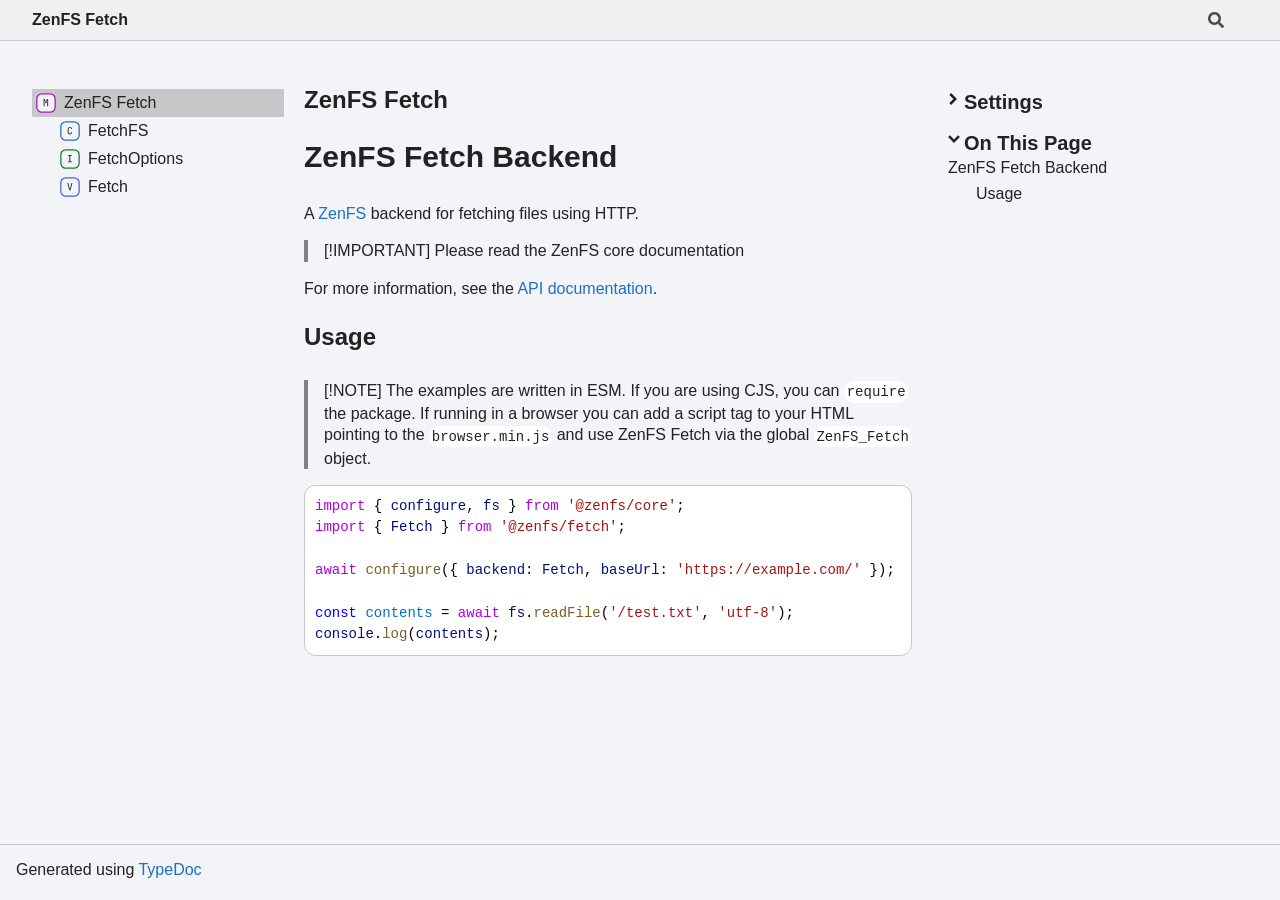
<file: index.html>
<!DOCTYPE html><html class="default" lang="en"><head><meta charSet="utf-8"/><meta http-equiv="x-ua-compatible" content="IE=edge"/><title>ZenFS Fetch</title><meta name="description" content="Documentation for ZenFS Fetch"/><meta name="viewport" content="width=device-width, initial-scale=1"/><link rel="stylesheet" href="assets/style.css"/><link rel="stylesheet" href="assets/highlight.css"/><script defer src="assets/main.js"></script><script async src="assets/icons.js" id="tsd-icons-script"></script><script async src="assets/search.js" id="tsd-search-script"></script><script async src="assets/navigation.js" id="tsd-nav-script"></script></head><body><script>document.documentElement.dataset.theme = localStorage.getItem("tsd-theme") || "os";document.body.style.display="none";setTimeout(() => app?app.showPage():document.body.style.removeProperty("display"),500)</script><header class="tsd-page-toolbar"><div class="tsd-toolbar-contents container"><div class="table-cell" id="tsd-search" data-base="."><div class="field"><label for="tsd-search-field" class="tsd-widget tsd-toolbar-icon search no-caption"><svg width="16" height="16" viewBox="0 0 16 16" fill="none"><use href="assets/icons.svg#icon-search"></use></svg></label><input type="text" id="tsd-search-field" aria-label="Search"/></div><div class="field"><div id="tsd-toolbar-links"></div></div><ul class="results"><li class="state loading">Preparing search index...</li><li class="state failure">The search index is not available</li></ul><a href="index.html" class="title">ZenFS Fetch</a></div><div class="table-cell" id="tsd-widgets"><a href="#" class="tsd-widget tsd-toolbar-icon menu no-caption" data-toggle="menu" aria-label="Menu"><svg width="16" height="16" viewBox="0 0 16 16" fill="none"><use href="assets/icons.svg#icon-menu"></use></svg></a></div></div></header><div class="container container-main"><div class="col-content"><div class="tsd-page-title"><h2>ZenFS Fetch</h2></div><div class="tsd-panel tsd-typography"><a id="md:zenfs-fetch-backend" class="tsd-anchor"></a><h1><a href="#md:zenfs-fetch-backend">ZenFS Fetch Backend</a></h1><p>A <a href="https://github.com/zen-fs/core">ZenFS</a> backend for fetching files using HTTP.</p>
<blockquote>
<p>[!IMPORTANT]
Please read the ZenFS core documentation</p>
</blockquote>
<p>For more information, see the <a href="https://zen-fs.github.io/fetch">API documentation</a>.</p>
<a id="md:usage" class="tsd-anchor"></a><h2><a href="#md:usage">Usage</a></h2><blockquote>
<p>[!NOTE]
The examples are written in ESM. If you are using CJS, you can <code>require</code> the package. If running in a browser you can add a script tag to your HTML pointing to the <code>browser.min.js</code> and use ZenFS Fetch via the global <code>ZenFS_Fetch</code> object.</p>
</blockquote>
<pre><code class="language-js"><span class="hl-0">import</span><span class="hl-1"> { </span><span class="hl-2">configure</span><span class="hl-1">, </span><span class="hl-2">fs</span><span class="hl-1"> } </span><span class="hl-0">from</span><span class="hl-1"> </span><span class="hl-3">&#39;@zenfs/core&#39;</span><span class="hl-1">;</span><br/><span class="hl-0">import</span><span class="hl-1"> { </span><span class="hl-2">Fetch</span><span class="hl-1"> } </span><span class="hl-0">from</span><span class="hl-1"> </span><span class="hl-3">&#39;@zenfs/fetch&#39;</span><span class="hl-1">;</span><br/><br/><span class="hl-0">await</span><span class="hl-1"> </span><span class="hl-4">configure</span><span class="hl-1">({ </span><span class="hl-2">backend:</span><span class="hl-1"> </span><span class="hl-2">Fetch</span><span class="hl-1">, </span><span class="hl-2">baseUrl:</span><span class="hl-1"> </span><span class="hl-3">&#39;https://example.com/&#39;</span><span class="hl-1"> });</span><br/><br/><span class="hl-5">const</span><span class="hl-1"> </span><span class="hl-6">contents</span><span class="hl-1"> = </span><span class="hl-0">await</span><span class="hl-1"> </span><span class="hl-2">fs</span><span class="hl-1">.</span><span class="hl-4">readFile</span><span class="hl-1">(</span><span class="hl-3">&#39;/test.txt&#39;</span><span class="hl-1">, </span><span class="hl-3">&#39;utf-8&#39;</span><span class="hl-1">);</span><br/><span class="hl-2">console</span><span class="hl-1">.</span><span class="hl-4">log</span><span class="hl-1">(</span><span class="hl-2">contents</span><span class="hl-1">);</span>
</code><button>Copy</button></pre>
</div></div><div class="col-sidebar"><div class="page-menu"><div class="tsd-navigation settings"><details class="tsd-index-accordion"><summary class="tsd-accordion-summary"><h3><svg width="20" height="20" viewBox="0 0 24 24" fill="none"><use href="assets/icons.svg#icon-chevronDown"></use></svg>Settings</h3></summary><div class="tsd-accordion-details"><div class="tsd-filter-visibility"><h4 class="uppercase">Member Visibility</h4><form><ul id="tsd-filter-options"><li class="tsd-filter-item"><label class="tsd-filter-input"><input type="checkbox" id="tsd-filter-protected" name="protected"/><svg width="32" height="32" viewBox="0 0 32 32" aria-hidden="true"><rect class="tsd-checkbox-background" width="30" height="30" x="1" y="1" rx="6" fill="none"></rect><path class="tsd-checkbox-checkmark" d="M8.35422 16.8214L13.2143 21.75L24.6458 10.25" stroke="none" stroke-width="3.5" stroke-linejoin="round" fill="none"></path></svg><span>Protected</span></label></li><li class="tsd-filter-item"><label class="tsd-filter-input"><input type="checkbox" id="tsd-filter-private" name="private"/><svg width="32" height="32" viewBox="0 0 32 32" aria-hidden="true"><rect class="tsd-checkbox-background" width="30" height="30" x="1" y="1" rx="6" fill="none"></rect><path class="tsd-checkbox-checkmark" d="M8.35422 16.8214L13.2143 21.75L24.6458 10.25" stroke="none" stroke-width="3.5" stroke-linejoin="round" fill="none"></path></svg><span>Private</span></label></li><li class="tsd-filter-item"><label class="tsd-filter-input"><input type="checkbox" id="tsd-filter-inherited" name="inherited" checked/><svg width="32" height="32" viewBox="0 0 32 32" aria-hidden="true"><rect class="tsd-checkbox-background" width="30" height="30" x="1" y="1" rx="6" fill="none"></rect><path class="tsd-checkbox-checkmark" d="M8.35422 16.8214L13.2143 21.75L24.6458 10.25" stroke="none" stroke-width="3.5" stroke-linejoin="round" fill="none"></path></svg><span>Inherited</span></label></li><li class="tsd-filter-item"><label class="tsd-filter-input"><input type="checkbox" id="tsd-filter-external" name="external"/><svg width="32" height="32" viewBox="0 0 32 32" aria-hidden="true"><rect class="tsd-checkbox-background" width="30" height="30" x="1" y="1" rx="6" fill="none"></rect><path class="tsd-checkbox-checkmark" d="M8.35422 16.8214L13.2143 21.75L24.6458 10.25" stroke="none" stroke-width="3.5" stroke-linejoin="round" fill="none"></path></svg><span>External</span></label></li></ul></form></div><div class="tsd-theme-toggle"><h4 class="uppercase">Theme</h4><select id="tsd-theme"><option value="os">OS</option><option value="light">Light</option><option value="dark">Dark</option></select></div></div></details></div><details open class="tsd-index-accordion tsd-page-navigation"><summary class="tsd-accordion-summary"><h3><svg width="20" height="20" viewBox="0 0 24 24" fill="none"><use href="assets/icons.svg#icon-chevronDown"></use></svg>On This Page</h3></summary><div class="tsd-accordion-details"><a href="#md:zenfs-fetch-backend"><span>ZenFS <wbr/>Fetch <wbr/>Backend</span></a><ul><li><a href="#md:usage"><span>Usage</span></a></li></ul></div></details></div><div class="site-menu"><nav class="tsd-navigation"><a href="modules.html" class="current"><svg class="tsd-kind-icon" viewBox="0 0 24 24"><use href="assets/icons.svg#icon-1"></use></svg><span>ZenFS Fetch</span></a><ul class="tsd-small-nested-navigation" id="tsd-nav-container" data-base="."><li>Loading...</li></ul></nav></div></div></div><div class="tsd-generator"><p>Generated using <a href="https://typedoc.org/" target="_blank">TypeDoc</a></p></div><div class="overlay"></div></body></html>
</file>
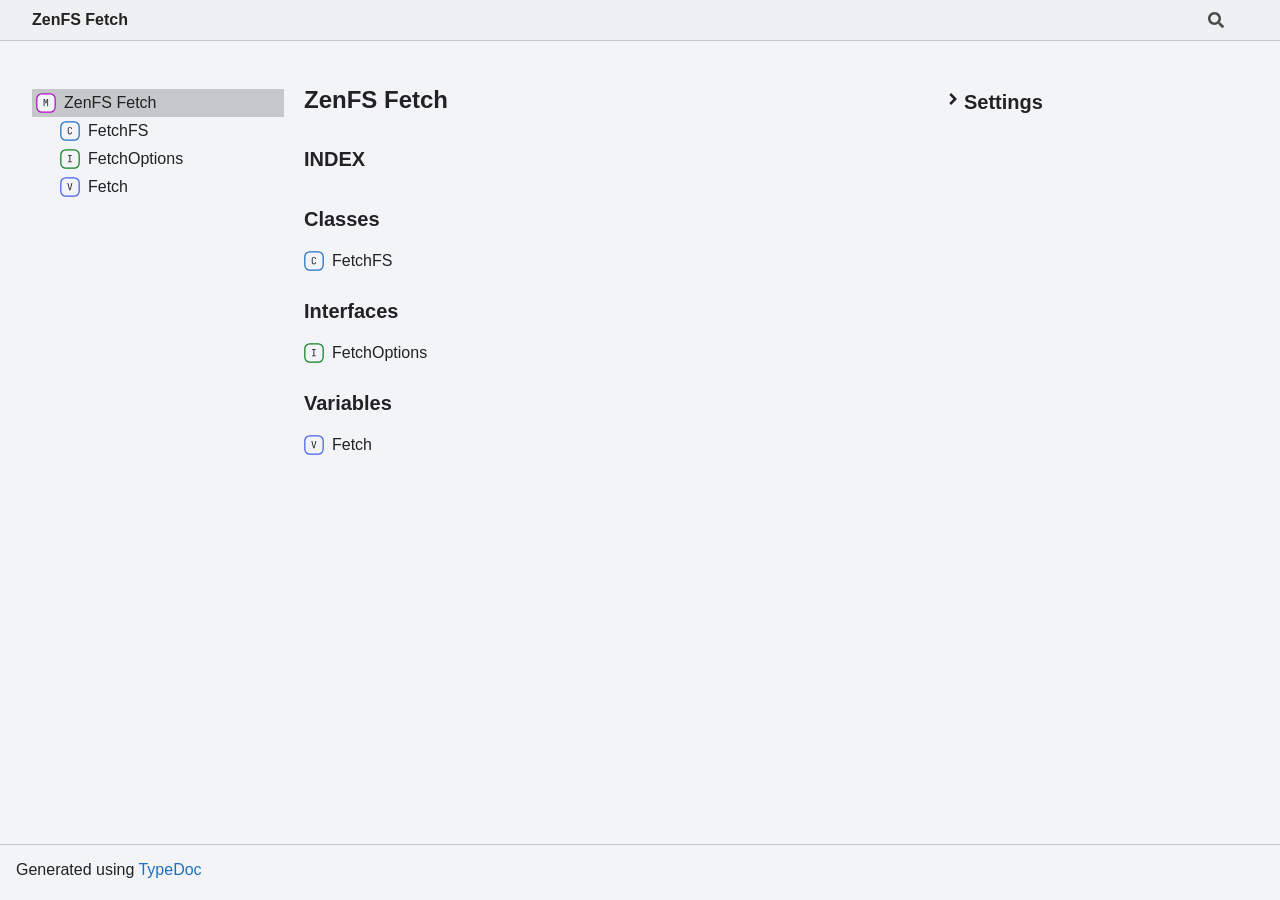
<file: modules.html>
<!DOCTYPE html><html class="default" lang="en"><head><meta charSet="utf-8"/><meta http-equiv="x-ua-compatible" content="IE=edge"/><title>ZenFS Fetch</title><meta name="description" content="Documentation for ZenFS Fetch"/><meta name="viewport" content="width=device-width, initial-scale=1"/><link rel="stylesheet" href="assets/style.css"/><link rel="stylesheet" href="assets/highlight.css"/><script defer src="assets/main.js"></script><script async src="assets/icons.js" id="tsd-icons-script"></script><script async src="assets/search.js" id="tsd-search-script"></script><script async src="assets/navigation.js" id="tsd-nav-script"></script></head><body><script>document.documentElement.dataset.theme = localStorage.getItem("tsd-theme") || "os";document.body.style.display="none";setTimeout(() => app?app.showPage():document.body.style.removeProperty("display"),500)</script><header class="tsd-page-toolbar"><div class="tsd-toolbar-contents container"><div class="table-cell" id="tsd-search" data-base="."><div class="field"><label for="tsd-search-field" class="tsd-widget tsd-toolbar-icon search no-caption"><svg width="16" height="16" viewBox="0 0 16 16" fill="none"><use href="assets/icons.svg#icon-search"></use></svg></label><input type="text" id="tsd-search-field" aria-label="Search"/></div><div class="field"><div id="tsd-toolbar-links"></div></div><ul class="results"><li class="state loading">Preparing search index...</li><li class="state failure">The search index is not available</li></ul><a href="index.html" class="title">ZenFS Fetch</a></div><div class="table-cell" id="tsd-widgets"><a href="#" class="tsd-widget tsd-toolbar-icon menu no-caption" data-toggle="menu" aria-label="Menu"><svg width="16" height="16" viewBox="0 0 16 16" fill="none"><use href="assets/icons.svg#icon-menu"></use></svg></a></div></div></header><div class="container container-main"><div class="col-content"><div class="tsd-page-title"><h2>ZenFS Fetch</h2></div><section class="tsd-panel-group tsd-index-group"><section class="tsd-panel tsd-index-panel"><h3 class="tsd-index-heading uppercase">Index</h3><section class="tsd-index-section"><h3 class="tsd-index-heading">Classes</h3><div class="tsd-index-list"><a href="classes/FetchFS.html" class="tsd-index-link"><svg class="tsd-kind-icon" viewBox="0 0 24 24"><use href="assets/icons.svg#icon-128"></use></svg><span>FetchFS</span></a>
</div></section><section class="tsd-index-section"><h3 class="tsd-index-heading">Interfaces</h3><div class="tsd-index-list"><a href="interfaces/FetchOptions.html" class="tsd-index-link"><svg class="tsd-kind-icon" viewBox="0 0 24 24"><use href="assets/icons.svg#icon-256"></use></svg><span>Fetch<wbr/>Options</span></a>
</div></section><section class="tsd-index-section"><h3 class="tsd-index-heading">Variables</h3><div class="tsd-index-list"><a href="variables/Fetch.html" class="tsd-index-link"><svg class="tsd-kind-icon" viewBox="0 0 24 24"><use href="assets/icons.svg#icon-32"></use></svg><span>Fetch</span></a>
</div></section></section></section></div><div class="col-sidebar"><div class="page-menu"><div class="tsd-navigation settings"><details class="tsd-index-accordion"><summary class="tsd-accordion-summary"><h3><svg width="20" height="20" viewBox="0 0 24 24" fill="none"><use href="assets/icons.svg#icon-chevronDown"></use></svg>Settings</h3></summary><div class="tsd-accordion-details"><div class="tsd-filter-visibility"><h4 class="uppercase">Member Visibility</h4><form><ul id="tsd-filter-options"><li class="tsd-filter-item"><label class="tsd-filter-input"><input type="checkbox" id="tsd-filter-protected" name="protected"/><svg width="32" height="32" viewBox="0 0 32 32" aria-hidden="true"><rect class="tsd-checkbox-background" width="30" height="30" x="1" y="1" rx="6" fill="none"></rect><path class="tsd-checkbox-checkmark" d="M8.35422 16.8214L13.2143 21.75L24.6458 10.25" stroke="none" stroke-width="3.5" stroke-linejoin="round" fill="none"></path></svg><span>Protected</span></label></li><li class="tsd-filter-item"><label class="tsd-filter-input"><input type="checkbox" id="tsd-filter-private" name="private"/><svg width="32" height="32" viewBox="0 0 32 32" aria-hidden="true"><rect class="tsd-checkbox-background" width="30" height="30" x="1" y="1" rx="6" fill="none"></rect><path class="tsd-checkbox-checkmark" d="M8.35422 16.8214L13.2143 21.75L24.6458 10.25" stroke="none" stroke-width="3.5" stroke-linejoin="round" fill="none"></path></svg><span>Private</span></label></li><li class="tsd-filter-item"><label class="tsd-filter-input"><input type="checkbox" id="tsd-filter-inherited" name="inherited" checked/><svg width="32" height="32" viewBox="0 0 32 32" aria-hidden="true"><rect class="tsd-checkbox-background" width="30" height="30" x="1" y="1" rx="6" fill="none"></rect><path class="tsd-checkbox-checkmark" d="M8.35422 16.8214L13.2143 21.75L24.6458 10.25" stroke="none" stroke-width="3.5" stroke-linejoin="round" fill="none"></path></svg><span>Inherited</span></label></li><li class="tsd-filter-item"><label class="tsd-filter-input"><input type="checkbox" id="tsd-filter-external" name="external"/><svg width="32" height="32" viewBox="0 0 32 32" aria-hidden="true"><rect class="tsd-checkbox-background" width="30" height="30" x="1" y="1" rx="6" fill="none"></rect><path class="tsd-checkbox-checkmark" d="M8.35422 16.8214L13.2143 21.75L24.6458 10.25" stroke="none" stroke-width="3.5" stroke-linejoin="round" fill="none"></path></svg><span>External</span></label></li></ul></form></div><div class="tsd-theme-toggle"><h4 class="uppercase">Theme</h4><select id="tsd-theme"><option value="os">OS</option><option value="light">Light</option><option value="dark">Dark</option></select></div></div></details></div></div><div class="site-menu"><nav class="tsd-navigation"><a href="modules.html" class="current"><svg class="tsd-kind-icon" viewBox="0 0 24 24"><use href="assets/icons.svg#icon-1"></use></svg><span>ZenFS Fetch</span></a><ul class="tsd-small-nested-navigation" id="tsd-nav-container" data-base="."><li>Loading...</li></ul></nav></div></div></div><div class="tsd-generator"><p>Generated using <a href="https://typedoc.org/" target="_blank">TypeDoc</a></p></div><div class="overlay"></div></body></html>
</file>
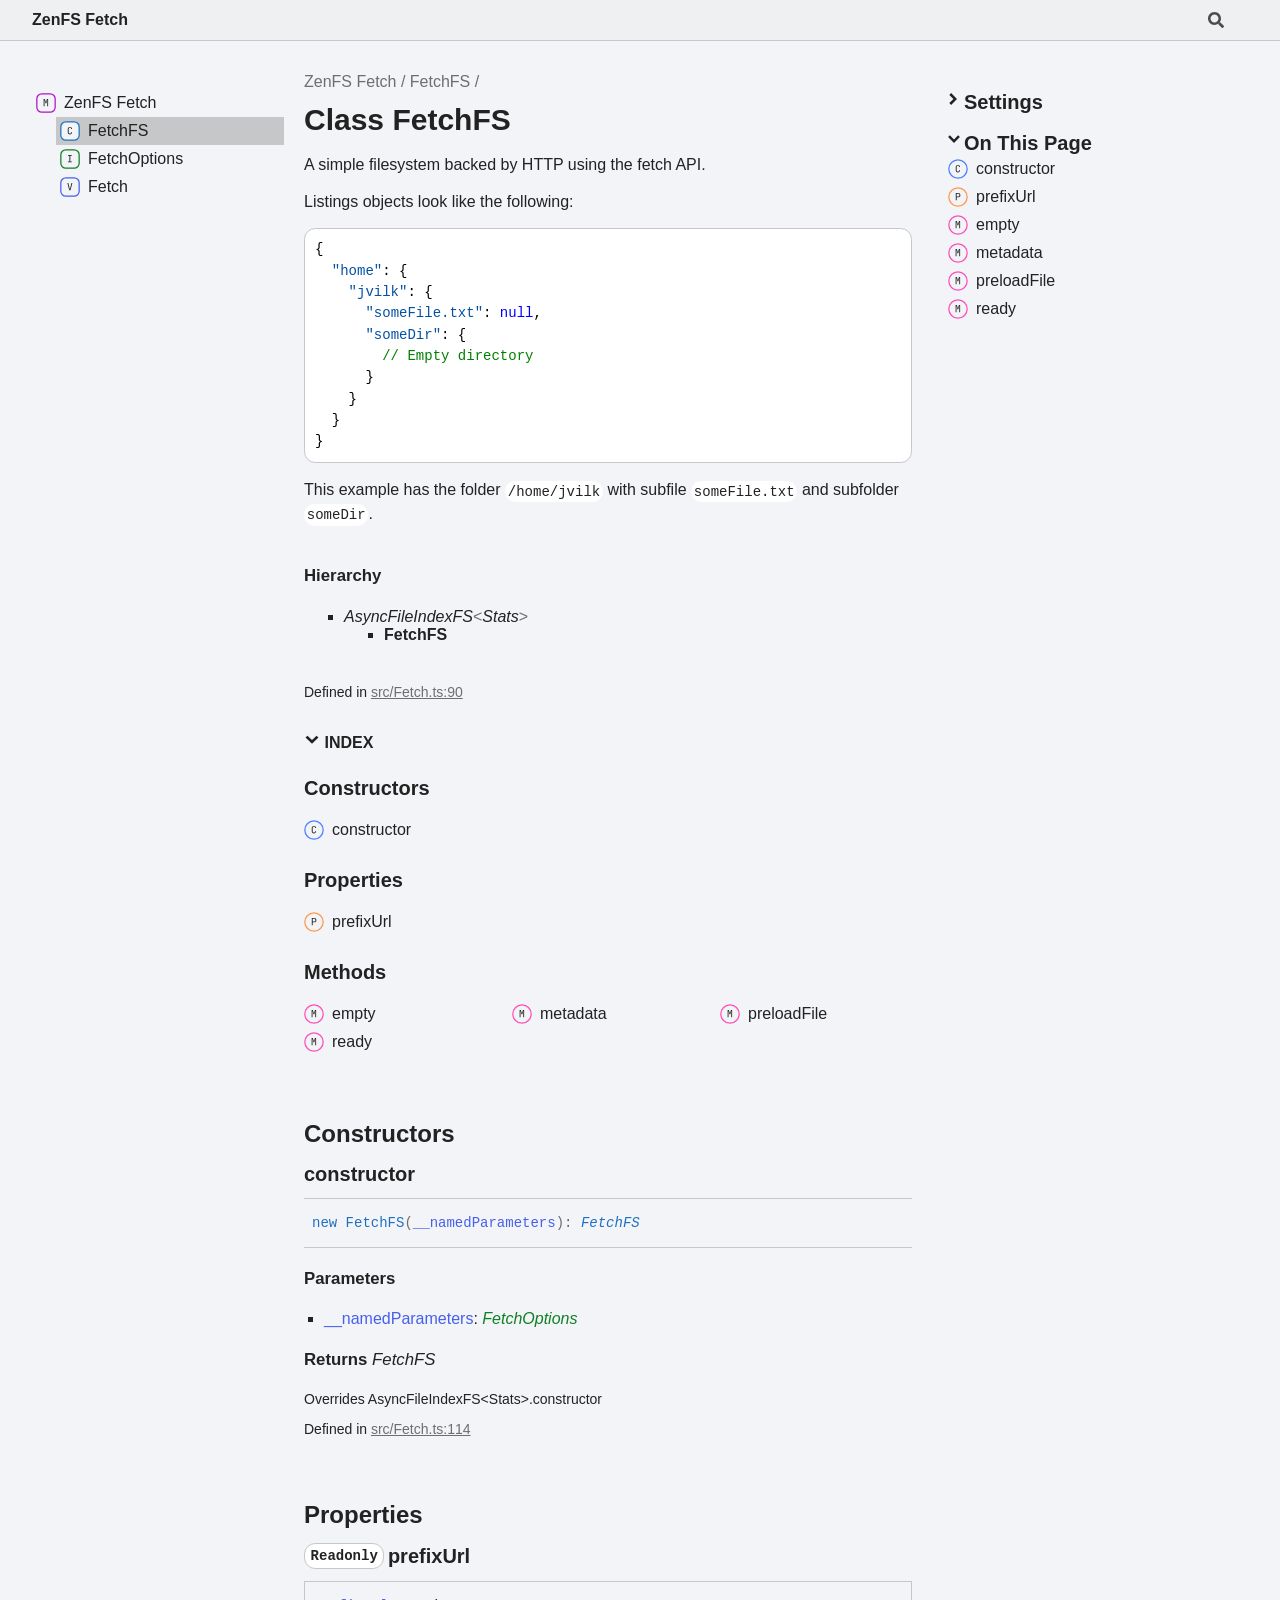
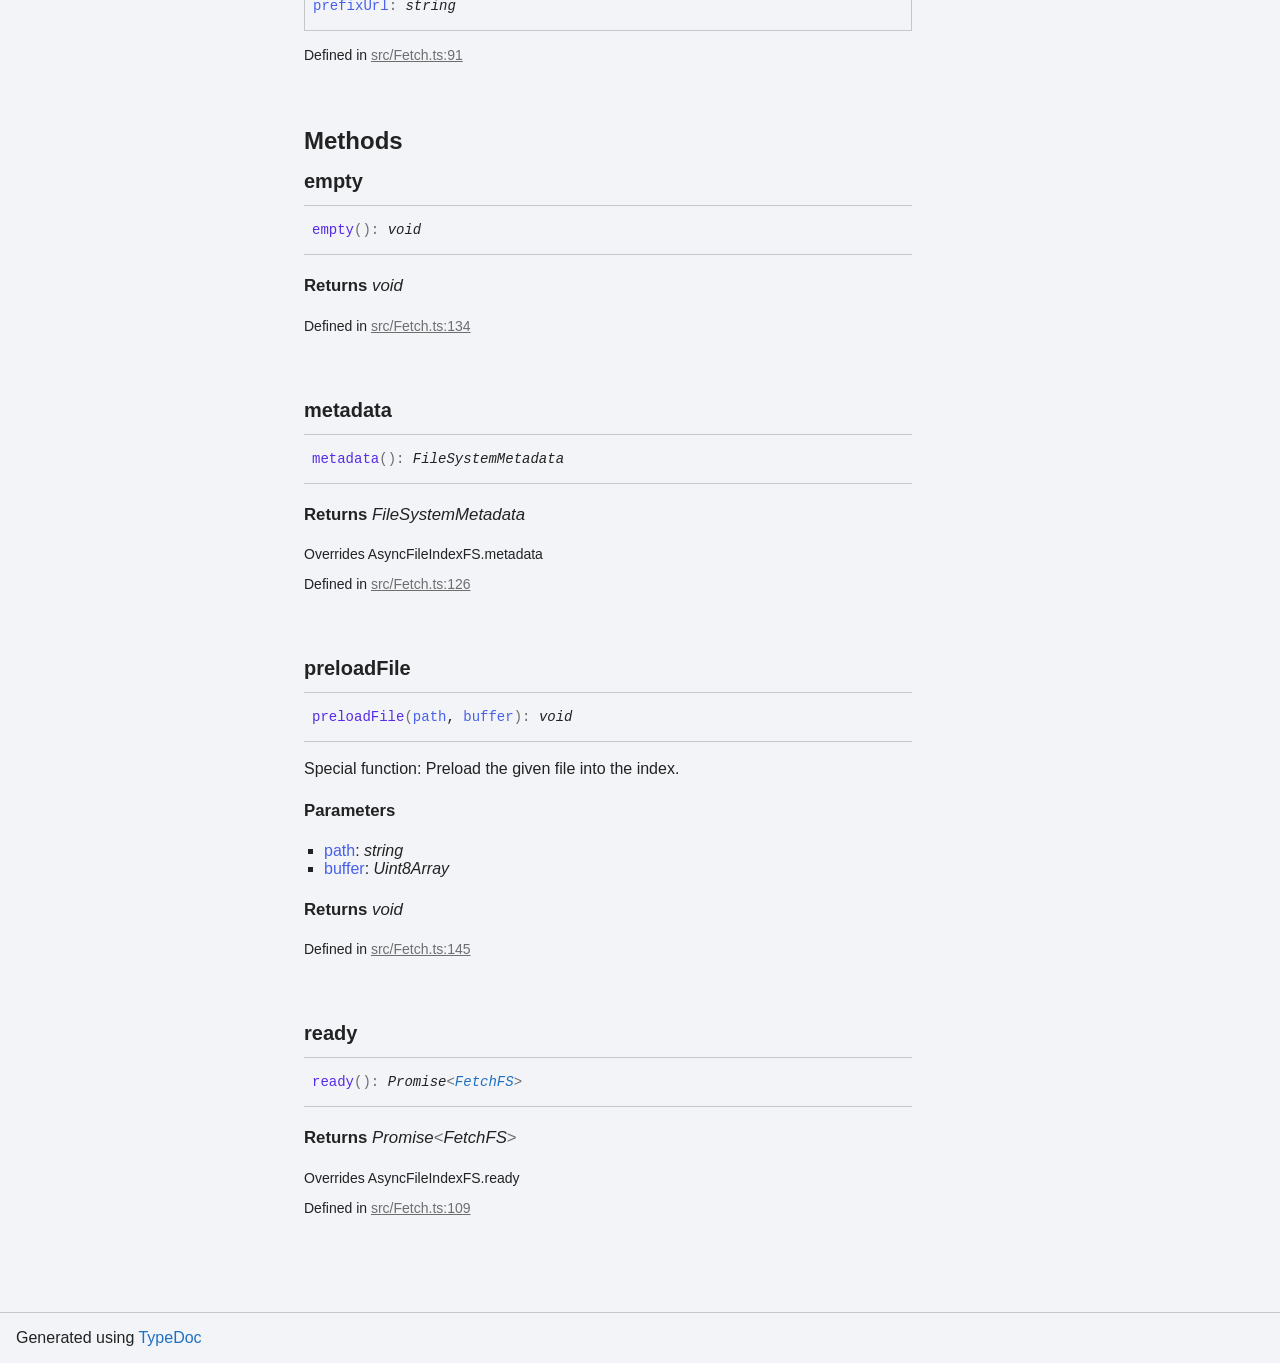
<file: classes/FetchFS.html>
<!DOCTYPE html><html class="default" lang="en"><head><meta charSet="utf-8"/><meta http-equiv="x-ua-compatible" content="IE=edge"/><title>FetchFS | ZenFS Fetch</title><meta name="description" content="Documentation for ZenFS Fetch"/><meta name="viewport" content="width=device-width, initial-scale=1"/><link rel="stylesheet" href="../assets/style.css"/><link rel="stylesheet" href="../assets/highlight.css"/><script defer src="../assets/main.js"></script><script async src="../assets/icons.js" id="tsd-icons-script"></script><script async src="../assets/search.js" id="tsd-search-script"></script><script async src="../assets/navigation.js" id="tsd-nav-script"></script></head><body><script>document.documentElement.dataset.theme = localStorage.getItem("tsd-theme") || "os";document.body.style.display="none";setTimeout(() => app?app.showPage():document.body.style.removeProperty("display"),500)</script><header class="tsd-page-toolbar"><div class="tsd-toolbar-contents container"><div class="table-cell" id="tsd-search" data-base=".."><div class="field"><label for="tsd-search-field" class="tsd-widget tsd-toolbar-icon search no-caption"><svg width="16" height="16" viewBox="0 0 16 16" fill="none"><use href="../assets/icons.svg#icon-search"></use></svg></label><input type="text" id="tsd-search-field" aria-label="Search"/></div><div class="field"><div id="tsd-toolbar-links"></div></div><ul class="results"><li class="state loading">Preparing search index...</li><li class="state failure">The search index is not available</li></ul><a href="../index.html" class="title">ZenFS Fetch</a></div><div class="table-cell" id="tsd-widgets"><a href="#" class="tsd-widget tsd-toolbar-icon menu no-caption" data-toggle="menu" aria-label="Menu"><svg width="16" height="16" viewBox="0 0 16 16" fill="none"><use href="../assets/icons.svg#icon-menu"></use></svg></a></div></div></header><div class="container container-main"><div class="col-content"><div class="tsd-page-title"><ul class="tsd-breadcrumb"><li><a href="../modules.html">ZenFS Fetch</a></li><li><a href="FetchFS.html">FetchFS</a></li></ul><h1>Class FetchFS</h1></div><section class="tsd-panel tsd-comment"><div class="tsd-comment tsd-typography"><p>A simple filesystem backed by HTTP using the fetch API.</p>
<p>Listings objects look like the following:</p>
<pre><code class="language-json"><span class="hl-1">{</span><br/><span class="hl-1">  </span><span class="hl-7">&quot;home&quot;</span><span class="hl-1">: {</span><br/><span class="hl-1">    </span><span class="hl-7">&quot;jvilk&quot;</span><span class="hl-1">: {</span><br/><span class="hl-1">      </span><span class="hl-7">&quot;someFile.txt&quot;</span><span class="hl-1">: </span><span class="hl-5">null</span><span class="hl-1">,</span><br/><span class="hl-1">      </span><span class="hl-7">&quot;someDir&quot;</span><span class="hl-1">: {</span><br/><span class="hl-1">        </span><span class="hl-8">// Empty directory</span><br/><span class="hl-1">      }</span><br/><span class="hl-1">    }</span><br/><span class="hl-1">  }</span><br/><span class="hl-1">}</span>
</code><button>Copy</button></pre>
<p>This example has the folder <code>/home/jvilk</code> with subfile <code>someFile.txt</code> and subfolder <code>someDir</code>.</p>
</div><div class="tsd-comment tsd-typography"></div></section><section class="tsd-panel tsd-hierarchy"><h4>Hierarchy</h4><ul class="tsd-hierarchy"><li><span class="tsd-signature-type">AsyncFileIndexFS</span><span class="tsd-signature-symbol">&lt;</span><span class="tsd-signature-type">Stats</span><span class="tsd-signature-symbol">&gt;</span><ul class="tsd-hierarchy"><li><span class="target">FetchFS</span></li></ul></li></ul></section><aside class="tsd-sources"><ul><li>Defined in <a href="https://github.com/zen-fs/fetch/blob/b8887f8/src/Fetch.ts#L90">src/Fetch.ts:90</a></li></ul></aside><section class="tsd-panel-group tsd-index-group"><section class="tsd-panel tsd-index-panel"><details class="tsd-index-content tsd-index-accordion" open><summary class="tsd-accordion-summary tsd-index-summary"><h5 class="tsd-index-heading uppercase" role="button" aria-expanded="false" tabIndex="0"><svg width="16" height="16" viewBox="0 0 16 16" fill="none"><use href="../assets/icons.svg#icon-chevronSmall"></use></svg> Index</h5></summary><div class="tsd-accordion-details"><section class="tsd-index-section"><h3 class="tsd-index-heading">Constructors</h3><div class="tsd-index-list"><a href="FetchFS.html#constructor" class="tsd-index-link"><svg class="tsd-kind-icon" viewBox="0 0 24 24"><use href="../assets/icons.svg#icon-512"></use></svg><span>constructor</span></a>
</div></section><section class="tsd-index-section"><h3 class="tsd-index-heading">Properties</h3><div class="tsd-index-list"><a href="FetchFS.html#_index" class="tsd-index-link tsd-is-inherited tsd-is-external"><svg class="tsd-kind-icon" viewBox="0 0 24 24"><use href="../assets/icons.svg#icon-1024"></use></svg><span>_index</span></a>
<a href="FetchFS.html#_init" class="tsd-index-link tsd-is-protected"><svg class="tsd-kind-icon" viewBox="0 0 24 24"><use href="../assets/icons.svg#icon-1024"></use></svg><span>_init</span></a>
<a href="FetchFS.html#prefixUrl" class="tsd-index-link"><svg class="tsd-kind-icon" viewBox="0 0 24 24"><use href="../assets/icons.svg#icon-1024"></use></svg><span>prefix<wbr/>Url</span></a>
</div></section><section class="tsd-index-section"><h3 class="tsd-index-heading">Methods</h3><div class="tsd-index-list"><a href="FetchFS.html#_fetchFile" class="tsd-index-link tsd-is-protected"><svg class="tsd-kind-icon" viewBox="0 0 24 24"><use href="../assets/icons.svg#icon-2048"></use></svg><span>_fetch<wbr/>File</span></a>
<a href="FetchFS.html#_fetchSize" class="tsd-index-link tsd-is-protected"><svg class="tsd-kind-icon" viewBox="0 0 24 24"><use href="../assets/icons.svg#icon-2048"></use></svg><span>_fetch<wbr/>Size</span></a>
<a href="FetchFS.html#_getRemotePath" class="tsd-index-link tsd-is-private"><svg class="tsd-kind-icon" viewBox="0 0 24 24"><use href="../assets/icons.svg#icon-2048"></use></svg><span>_get<wbr/>Remote<wbr/>Path</span></a>
<a href="FetchFS.html#_initialize" class="tsd-index-link tsd-is-protected"><svg class="tsd-kind-icon" viewBox="0 0 24 24"><use href="../assets/icons.svg#icon-2048"></use></svg><span>_initialize</span></a>
<a href="FetchFS.html#createFile" class="tsd-index-link tsd-is-inherited tsd-is-external"><svg class="tsd-kind-icon" viewBox="0 0 24 24"><use href="../assets/icons.svg#icon-2048"></use></svg><span>create<wbr/>File</span></a>
<a href="FetchFS.html#createFileSync" class="tsd-index-link tsd-is-inherited tsd-is-external"><svg class="tsd-kind-icon" viewBox="0 0 24 24"><use href="../assets/icons.svg#icon-2048"></use></svg><span>create<wbr/>File<wbr/>Sync</span></a>
<a href="FetchFS.html#empty" class="tsd-index-link"><svg class="tsd-kind-icon" viewBox="0 0 24 24"><use href="../assets/icons.svg#icon-2048"></use></svg><span>empty</span></a>
<a href="FetchFS.html#exists" class="tsd-index-link tsd-is-inherited tsd-is-external"><svg class="tsd-kind-icon" viewBox="0 0 24 24"><use href="../assets/icons.svg#icon-2048"></use></svg><span>exists</span></a>
<a href="FetchFS.html#existsSync" class="tsd-index-link tsd-is-inherited tsd-is-external"><svg class="tsd-kind-icon" viewBox="0 0 24 24"><use href="../assets/icons.svg#icon-2048"></use></svg><span>exists<wbr/>Sync</span></a>
<a href="FetchFS.html#link" class="tsd-index-link tsd-is-inherited tsd-is-external"><svg class="tsd-kind-icon" viewBox="0 0 24 24"><use href="../assets/icons.svg#icon-2048"></use></svg><span>link</span></a>
<a href="FetchFS.html#linkSync" class="tsd-index-link tsd-is-inherited tsd-is-external"><svg class="tsd-kind-icon" viewBox="0 0 24 24"><use href="../assets/icons.svg#icon-2048"></use></svg><span>link<wbr/>Sync</span></a>
<a href="FetchFS.html#metadata" class="tsd-index-link"><svg class="tsd-kind-icon" viewBox="0 0 24 24"><use href="../assets/icons.svg#icon-2048"></use></svg><span>metadata</span></a>
<a href="FetchFS.html#mkdir" class="tsd-index-link tsd-is-inherited tsd-is-external"><svg class="tsd-kind-icon" viewBox="0 0 24 24"><use href="../assets/icons.svg#icon-2048"></use></svg><span>mkdir</span></a>
<a href="FetchFS.html#mkdirSync" class="tsd-index-link tsd-is-inherited tsd-is-external"><svg class="tsd-kind-icon" viewBox="0 0 24 24"><use href="../assets/icons.svg#icon-2048"></use></svg><span>mkdir<wbr/>Sync</span></a>
<a href="FetchFS.html#openFile" class="tsd-index-link tsd-is-inherited tsd-is-external"><svg class="tsd-kind-icon" viewBox="0 0 24 24"><use href="../assets/icons.svg#icon-2048"></use></svg><span>open<wbr/>File</span></a>
<a href="FetchFS.html#openFileInode" class="tsd-index-link tsd-is-protected"><svg class="tsd-kind-icon" viewBox="0 0 24 24"><use href="../assets/icons.svg#icon-2048"></use></svg><span>open<wbr/>File<wbr/>Inode</span></a>
<a href="FetchFS.html#openFileInodeSync" class="tsd-index-link tsd-is-protected tsd-is-inherited tsd-is-external"><svg class="tsd-kind-icon" viewBox="0 0 24 24"><use href="../assets/icons.svg#icon-2048"></use></svg><span>open<wbr/>File<wbr/>Inode<wbr/>Sync</span></a>
<a href="FetchFS.html#openFileSync" class="tsd-index-link tsd-is-inherited tsd-is-external"><svg class="tsd-kind-icon" viewBox="0 0 24 24"><use href="../assets/icons.svg#icon-2048"></use></svg><span>open<wbr/>File<wbr/>Sync</span></a>
<a href="FetchFS.html#preloadFile" class="tsd-index-link"><svg class="tsd-kind-icon" viewBox="0 0 24 24"><use href="../assets/icons.svg#icon-2048"></use></svg><span>preload<wbr/>File</span></a>
<a href="FetchFS.html#readdir" class="tsd-index-link tsd-is-inherited tsd-is-external"><svg class="tsd-kind-icon" viewBox="0 0 24 24"><use href="../assets/icons.svg#icon-2048"></use></svg><span>readdir</span></a>
<a href="FetchFS.html#readdirSync" class="tsd-index-link tsd-is-inherited tsd-is-external"><svg class="tsd-kind-icon" viewBox="0 0 24 24"><use href="../assets/icons.svg#icon-2048"></use></svg><span>readdir<wbr/>Sync</span></a>
<a href="FetchFS.html#ready" class="tsd-index-link"><svg class="tsd-kind-icon" viewBox="0 0 24 24"><use href="../assets/icons.svg#icon-2048"></use></svg><span>ready</span></a>
<a href="FetchFS.html#rename" class="tsd-index-link tsd-is-inherited tsd-is-external"><svg class="tsd-kind-icon" viewBox="0 0 24 24"><use href="../assets/icons.svg#icon-2048"></use></svg><span>rename</span></a>
<a href="FetchFS.html#renameSync" class="tsd-index-link tsd-is-inherited tsd-is-external"><svg class="tsd-kind-icon" viewBox="0 0 24 24"><use href="../assets/icons.svg#icon-2048"></use></svg><span>rename<wbr/>Sync</span></a>
<a href="FetchFS.html#rmdir" class="tsd-index-link tsd-is-inherited tsd-is-external"><svg class="tsd-kind-icon" viewBox="0 0 24 24"><use href="../assets/icons.svg#icon-2048"></use></svg><span>rmdir</span></a>
<a href="FetchFS.html#rmdirSync" class="tsd-index-link tsd-is-inherited tsd-is-external"><svg class="tsd-kind-icon" viewBox="0 0 24 24"><use href="../assets/icons.svg#icon-2048"></use></svg><span>rmdir<wbr/>Sync</span></a>
<a href="FetchFS.html#stat" class="tsd-index-link tsd-is-inherited tsd-is-external"><svg class="tsd-kind-icon" viewBox="0 0 24 24"><use href="../assets/icons.svg#icon-2048"></use></svg><span>stat</span></a>
<a href="FetchFS.html#statFileInode" class="tsd-index-link tsd-is-protected"><svg class="tsd-kind-icon" viewBox="0 0 24 24"><use href="../assets/icons.svg#icon-2048"></use></svg><span>stat<wbr/>File<wbr/>Inode</span></a>
<a href="FetchFS.html#statFileInodeSync" class="tsd-index-link tsd-is-protected tsd-is-inherited tsd-is-external"><svg class="tsd-kind-icon" viewBox="0 0 24 24"><use href="../assets/icons.svg#icon-2048"></use></svg><span>stat<wbr/>File<wbr/>Inode<wbr/>Sync</span></a>
<a href="FetchFS.html#statSync" class="tsd-index-link tsd-is-inherited tsd-is-external"><svg class="tsd-kind-icon" viewBox="0 0 24 24"><use href="../assets/icons.svg#icon-2048"></use></svg><span>stat<wbr/>Sync</span></a>
<a href="FetchFS.html#sync" class="tsd-index-link tsd-is-inherited tsd-is-external"><svg class="tsd-kind-icon" viewBox="0 0 24 24"><use href="../assets/icons.svg#icon-2048"></use></svg><span>sync</span></a>
<a href="FetchFS.html#syncSync" class="tsd-index-link tsd-is-inherited tsd-is-external"><svg class="tsd-kind-icon" viewBox="0 0 24 24"><use href="../assets/icons.svg#icon-2048"></use></svg><span>sync<wbr/>Sync</span></a>
<a href="FetchFS.html#unlink" class="tsd-index-link tsd-is-inherited tsd-is-external"><svg class="tsd-kind-icon" viewBox="0 0 24 24"><use href="../assets/icons.svg#icon-2048"></use></svg><span>unlink</span></a>
<a href="FetchFS.html#unlinkSync" class="tsd-index-link tsd-is-inherited tsd-is-external"><svg class="tsd-kind-icon" viewBox="0 0 24 24"><use href="../assets/icons.svg#icon-2048"></use></svg><span>unlink<wbr/>Sync</span></a>
</div></section></div></details></section></section><section class="tsd-panel-group tsd-member-group"><h2>Constructors</h2><section class="tsd-panel tsd-member"><a id="constructor" class="tsd-anchor"></a><h3 class="tsd-anchor-link"><span>constructor</span><a href="#constructor" aria-label="Permalink" class="tsd-anchor-icon"><svg viewBox="0 0 24 24"><use href="../assets/icons.svg#icon-anchor"></use></svg></a></h3><ul class="tsd-signatures"><li class="tsd-signature tsd-anchor-link"><a id="constructor.new_FetchFS" class="tsd-anchor"></a><span class="tsd-kind-constructor-signature">new <wbr/>FetchFS</span><span class="tsd-signature-symbol">(</span><span class="tsd-kind-parameter">__namedParameters</span><span class="tsd-signature-symbol">)</span><span class="tsd-signature-symbol">: </span><a href="FetchFS.html" class="tsd-signature-type tsd-kind-class">FetchFS</a><a href="#constructor.new_FetchFS" aria-label="Permalink" class="tsd-anchor-icon"><svg viewBox="0 0 24 24"><use href="../assets/icons.svg#icon-anchor"></use></svg></a></li><li class="tsd-description"><div class="tsd-parameters"><h4 class="tsd-parameters-title">Parameters</h4><ul class="tsd-parameter-list"><li><span><span class="tsd-kind-parameter">__namedParameters</span>: <a href="../interfaces/FetchOptions.html" class="tsd-signature-type tsd-kind-interface">FetchOptions</a></span></li></ul></div><h4 class="tsd-returns-title">Returns <a href="FetchFS.html" class="tsd-signature-type tsd-kind-class">FetchFS</a></h4><aside class="tsd-sources"><p>Overrides AsyncFileIndexFS&lt;Stats&gt;.constructor</p><ul><li>Defined in <a href="https://github.com/zen-fs/fetch/blob/b8887f8/src/Fetch.ts#L114">src/Fetch.ts:114</a></li></ul></aside></li></ul></section></section><section class="tsd-panel-group tsd-member-group"><h2>Properties</h2><section class="tsd-panel tsd-member tsd-is-inherited tsd-is-external"><a id="_index" class="tsd-anchor"></a><h3 class="tsd-anchor-link"><span>_index</span><a href="#_index" aria-label="Permalink" class="tsd-anchor-icon"><svg viewBox="0 0 24 24"><use href="../assets/icons.svg#icon-anchor"></use></svg></a></h3><div class="tsd-signature"><span class="tsd-kind-property">_index</span><span class="tsd-signature-symbol">:</span> <span class="tsd-signature-type">FileIndex</span><span class="tsd-signature-symbol">&lt;</span><span class="tsd-signature-type">Stats</span><span class="tsd-signature-symbol">&gt;</span></div><aside class="tsd-sources"><p>Inherited from AsyncFileIndexFS._index</p><ul><li>Defined in node_modules/@zenfs/core/dist/FileIndex.d.ts:232</li></ul></aside></section><section class="tsd-panel tsd-member tsd-is-protected"><a id="_init" class="tsd-anchor"></a><h3 class="tsd-anchor-link"><code class="tsd-tag ts-flagProtected">Protected</code> <span>_init</span><a href="#_init" aria-label="Permalink" class="tsd-anchor-icon"><svg viewBox="0 0 24 24"><use href="../assets/icons.svg#icon-anchor"></use></svg></a></h3><div class="tsd-signature"><span class="tsd-kind-property">_init</span><span class="tsd-signature-symbol">:</span> <span class="tsd-signature-type">Promise</span><span class="tsd-signature-symbol">&lt;</span><span class="tsd-signature-type">void</span><span class="tsd-signature-symbol">&gt;</span></div><aside class="tsd-sources"><ul><li>Defined in <a href="https://github.com/zen-fs/fetch/blob/b8887f8/src/Fetch.ts#L93">src/Fetch.ts:93</a></li></ul></aside></section><section class="tsd-panel tsd-member"><a id="prefixUrl" class="tsd-anchor"></a><h3 class="tsd-anchor-link"><code class="tsd-tag ts-flagReadonly">Readonly</code> <span>prefix<wbr/>Url</span><a href="#prefixUrl" aria-label="Permalink" class="tsd-anchor-icon"><svg viewBox="0 0 24 24"><use href="../assets/icons.svg#icon-anchor"></use></svg></a></h3><div class="tsd-signature"><span class="tsd-kind-property">prefix<wbr/>Url</span><span class="tsd-signature-symbol">:</span> <span class="tsd-signature-type">string</span></div><aside class="tsd-sources"><ul><li>Defined in <a href="https://github.com/zen-fs/fetch/blob/b8887f8/src/Fetch.ts#L91">src/Fetch.ts:91</a></li></ul></aside></section></section><section class="tsd-panel-group tsd-member-group"><h2>Methods</h2><section class="tsd-panel tsd-member tsd-is-protected"><a id="_fetchFile" class="tsd-anchor"></a><h3 class="tsd-anchor-link"><code class="tsd-tag ts-flagProtected">Protected</code> <span>_fetch<wbr/>File</span><a href="#_fetchFile" aria-label="Permalink" class="tsd-anchor-icon"><svg viewBox="0 0 24 24"><use href="../assets/icons.svg#icon-anchor"></use></svg></a></h3><ul class="tsd-signatures tsd-is-protected"><li class="tsd-signature tsd-anchor-link"><a id="_fetchFile._fetchFile-1" class="tsd-anchor"></a><span class="tsd-kind-call-signature">_fetch<wbr/>File</span><span class="tsd-signature-symbol">(</span><span class="tsd-kind-parameter">p</span>, <span class="tsd-kind-parameter">type</span><span class="tsd-signature-symbol">)</span><span class="tsd-signature-symbol">: </span><span class="tsd-signature-type">Promise</span><span class="tsd-signature-symbol">&lt;</span><span class="tsd-signature-type">Uint8Array</span><span class="tsd-signature-symbol">&gt;</span><a href="#_fetchFile._fetchFile-1" aria-label="Permalink" class="tsd-anchor-icon"><svg viewBox="0 0 24 24"><use href="../assets/icons.svg#icon-anchor"></use></svg></a></li><li class="tsd-description"><div class="tsd-comment tsd-typography"><p>Asynchronously download the given file.</p>
</div><div class="tsd-parameters"><h4 class="tsd-parameters-title">Parameters</h4><ul class="tsd-parameter-list"><li><span><span class="tsd-kind-parameter">p</span>: <span class="tsd-signature-type">string</span></span></li><li><span><span class="tsd-kind-parameter">type</span>: <span class="tsd-signature-type">&quot;buffer&quot;</span></span></li></ul></div><h4 class="tsd-returns-title">Returns <span class="tsd-signature-type">Promise</span><span class="tsd-signature-symbol">&lt;</span><span class="tsd-signature-type">Uint8Array</span><span class="tsd-signature-symbol">&gt;</span></h4><div class="tsd-comment tsd-typography"></div><aside class="tsd-sources"><ul><li>Defined in <a href="https://github.com/zen-fs/fetch/blob/b8887f8/src/Fetch.ts#L193">src/Fetch.ts:193</a></li></ul></aside></li><li class="tsd-signature tsd-anchor-link"><a id="_fetchFile._fetchFile-2" class="tsd-anchor"></a><span class="tsd-kind-call-signature">_fetch<wbr/>File</span><span class="tsd-signature-symbol">(</span><span class="tsd-kind-parameter">p</span>, <span class="tsd-kind-parameter">type</span><span class="tsd-signature-symbol">)</span><span class="tsd-signature-symbol">: </span><span class="tsd-signature-type">Promise</span><span class="tsd-signature-symbol">&lt;</span><span class="tsd-signature-type">object</span><span class="tsd-signature-symbol">&gt;</span><a href="#_fetchFile._fetchFile-2" aria-label="Permalink" class="tsd-anchor-icon"><svg viewBox="0 0 24 24"><use href="../assets/icons.svg#icon-anchor"></use></svg></a></li><li class="tsd-description"><div class="tsd-parameters"><h4 class="tsd-parameters-title">Parameters</h4><ul class="tsd-parameter-list"><li><span><span class="tsd-kind-parameter">p</span>: <span class="tsd-signature-type">string</span></span></li><li><span><span class="tsd-kind-parameter">type</span>: <span class="tsd-signature-type">&quot;json&quot;</span></span></li></ul></div><h4 class="tsd-returns-title">Returns <span class="tsd-signature-type">Promise</span><span class="tsd-signature-symbol">&lt;</span><span class="tsd-signature-type">object</span><span class="tsd-signature-symbol">&gt;</span></h4><aside class="tsd-sources"><ul><li>Defined in <a href="https://github.com/zen-fs/fetch/blob/b8887f8/src/Fetch.ts#L194">src/Fetch.ts:194</a></li></ul></aside></li><li class="tsd-signature tsd-anchor-link"><a id="_fetchFile._fetchFile-3" class="tsd-anchor"></a><span class="tsd-kind-call-signature">_fetch<wbr/>File</span><span class="tsd-signature-symbol">(</span><span class="tsd-kind-parameter">p</span>, <span class="tsd-kind-parameter">type</span><span class="tsd-signature-symbol">)</span><span class="tsd-signature-symbol">: </span><span class="tsd-signature-type">Promise</span><span class="tsd-signature-symbol">&lt;</span><span class="tsd-signature-type">object</span><span class="tsd-signature-symbol">&gt;</span><a href="#_fetchFile._fetchFile-3" aria-label="Permalink" class="tsd-anchor-icon"><svg viewBox="0 0 24 24"><use href="../assets/icons.svg#icon-anchor"></use></svg></a></li><li class="tsd-description"><div class="tsd-parameters"><h4 class="tsd-parameters-title">Parameters</h4><ul class="tsd-parameter-list"><li><span><span class="tsd-kind-parameter">p</span>: <span class="tsd-signature-type">string</span></span></li><li><span><span class="tsd-kind-parameter">type</span>: <span class="tsd-signature-type">&quot;buffer&quot;</span><span class="tsd-signature-symbol"> | </span><span class="tsd-signature-type">&quot;json&quot;</span></span></li></ul></div><h4 class="tsd-returns-title">Returns <span class="tsd-signature-type">Promise</span><span class="tsd-signature-symbol">&lt;</span><span class="tsd-signature-type">object</span><span class="tsd-signature-symbol">&gt;</span></h4><aside class="tsd-sources"><ul><li>Defined in <a href="https://github.com/zen-fs/fetch/blob/b8887f8/src/Fetch.ts#L195">src/Fetch.ts:195</a></li></ul></aside></li></ul></section><section class="tsd-panel tsd-member tsd-is-protected"><a id="_fetchSize" class="tsd-anchor"></a><h3 class="tsd-anchor-link"><code class="tsd-tag ts-flagProtected">Protected</code> <span>_fetch<wbr/>Size</span><a href="#_fetchSize" aria-label="Permalink" class="tsd-anchor-icon"><svg viewBox="0 0 24 24"><use href="../assets/icons.svg#icon-anchor"></use></svg></a></h3><ul class="tsd-signatures tsd-is-protected"><li class="tsd-signature tsd-anchor-link"><a id="_fetchSize._fetchSize-1" class="tsd-anchor"></a><span class="tsd-kind-call-signature">_fetch<wbr/>Size</span><span class="tsd-signature-symbol">(</span><span class="tsd-kind-parameter">path</span><span class="tsd-signature-symbol">)</span><span class="tsd-signature-symbol">: </span><span class="tsd-signature-type">Promise</span><span class="tsd-signature-symbol">&lt;</span><span class="tsd-signature-type">number</span><span class="tsd-signature-symbol">&gt;</span><a href="#_fetchSize._fetchSize-1" aria-label="Permalink" class="tsd-anchor-icon"><svg viewBox="0 0 24 24"><use href="../assets/icons.svg#icon-anchor"></use></svg></a></li><li class="tsd-description"><div class="tsd-comment tsd-typography"><p>Only requests the HEAD content, for the file size.</p>
</div><div class="tsd-parameters"><h4 class="tsd-parameters-title">Parameters</h4><ul class="tsd-parameter-list"><li><span><span class="tsd-kind-parameter">path</span>: <span class="tsd-signature-type">string</span></span></li></ul></div><h4 class="tsd-returns-title">Returns <span class="tsd-signature-type">Promise</span><span class="tsd-signature-symbol">&lt;</span><span class="tsd-signature-type">number</span><span class="tsd-signature-symbol">&gt;</span></h4><div class="tsd-comment tsd-typography"></div><aside class="tsd-sources"><ul><li>Defined in <a href="https://github.com/zen-fs/fetch/blob/b8887f8/src/Fetch.ts#L203">src/Fetch.ts:203</a></li></ul></aside></li></ul></section><section class="tsd-panel tsd-member tsd-is-private"><a id="_getRemotePath" class="tsd-anchor"></a><h3 class="tsd-anchor-link"><code class="tsd-tag ts-flagPrivate">Private</code> <span>_get<wbr/>Remote<wbr/>Path</span><a href="#_getRemotePath" aria-label="Permalink" class="tsd-anchor-icon"><svg viewBox="0 0 24 24"><use href="../assets/icons.svg#icon-anchor"></use></svg></a></h3><ul class="tsd-signatures tsd-is-private"><li class="tsd-signature tsd-anchor-link"><a id="_getRemotePath._getRemotePath-1" class="tsd-anchor"></a><span class="tsd-kind-call-signature">_get<wbr/>Remote<wbr/>Path</span><span class="tsd-signature-symbol">(</span><span class="tsd-kind-parameter">filePath</span><span class="tsd-signature-symbol">)</span><span class="tsd-signature-symbol">: </span><span class="tsd-signature-type">string</span><a href="#_getRemotePath._getRemotePath-1" aria-label="Permalink" class="tsd-anchor-icon"><svg viewBox="0 0 24 24"><use href="../assets/icons.svg#icon-anchor"></use></svg></a></li><li class="tsd-description"><div class="tsd-parameters"><h4 class="tsd-parameters-title">Parameters</h4><ul class="tsd-parameter-list"><li><span><span class="tsd-kind-parameter">filePath</span>: <span class="tsd-signature-type">string</span></span></li></ul></div><h4 class="tsd-returns-title">Returns <span class="tsd-signature-type">string</span></h4><aside class="tsd-sources"><ul><li>Defined in <a href="https://github.com/zen-fs/fetch/blob/b8887f8/src/Fetch.ts#L183">src/Fetch.ts:183</a></li></ul></aside></li></ul></section><section class="tsd-panel tsd-member tsd-is-protected"><a id="_initialize" class="tsd-anchor"></a><h3 class="tsd-anchor-link"><code class="tsd-tag ts-flagProtected">Protected</code> <span>_initialize</span><a href="#_initialize" aria-label="Permalink" class="tsd-anchor-icon"><svg viewBox="0 0 24 24"><use href="../assets/icons.svg#icon-anchor"></use></svg></a></h3><ul class="tsd-signatures tsd-is-protected"><li class="tsd-signature tsd-anchor-link"><a id="_initialize._initialize-1" class="tsd-anchor"></a><span class="tsd-kind-call-signature">_initialize</span><span class="tsd-signature-symbol">(</span><span class="tsd-kind-parameter">index</span><span class="tsd-signature-symbol">)</span><span class="tsd-signature-symbol">: </span><span class="tsd-signature-type">Promise</span><span class="tsd-signature-symbol">&lt;</span><span class="tsd-signature-type">void</span><span class="tsd-signature-symbol">&gt;</span><a href="#_initialize._initialize-1" aria-label="Permalink" class="tsd-anchor-icon"><svg viewBox="0 0 24 24"><use href="../assets/icons.svg#icon-anchor"></use></svg></a></li><li class="tsd-description"><div class="tsd-parameters"><h4 class="tsd-parameters-title">Parameters</h4><ul class="tsd-parameter-list"><li><span><span class="tsd-kind-parameter">index</span>: <span class="tsd-signature-type">string</span><span class="tsd-signature-symbol"> | </span><span class="tsd-signature-type">ListingTree</span></span></li></ul></div><h4 class="tsd-returns-title">Returns <span class="tsd-signature-type">Promise</span><span class="tsd-signature-symbol">&lt;</span><span class="tsd-signature-type">void</span><span class="tsd-signature-symbol">&gt;</span></h4><aside class="tsd-sources"><ul><li>Defined in <a href="https://github.com/zen-fs/fetch/blob/b8887f8/src/Fetch.ts#L95">src/Fetch.ts:95</a></li></ul></aside></li></ul></section><section class="tsd-panel tsd-member tsd-is-inherited tsd-is-external"><a id="createFile" class="tsd-anchor"></a><h3 class="tsd-anchor-link"><span>create<wbr/>File</span><a href="#createFile" aria-label="Permalink" class="tsd-anchor-icon"><svg viewBox="0 0 24 24"><use href="../assets/icons.svg#icon-anchor"></use></svg></a></h3><ul class="tsd-signatures tsd-is-inherited tsd-is-external"><li class="tsd-signature tsd-anchor-link"><a id="createFile.createFile-1" class="tsd-anchor"></a><span class="tsd-kind-call-signature">create<wbr/>File</span><span class="tsd-signature-symbol">(</span><span class="tsd-kind-parameter">path</span>, <span class="tsd-kind-parameter">flag</span>, <span class="tsd-kind-parameter">mode</span>, <span class="tsd-kind-parameter">cred</span><span class="tsd-signature-symbol">)</span><span class="tsd-signature-symbol">: </span><span class="tsd-signature-type">Promise</span><span class="tsd-signature-symbol">&lt;</span><span class="tsd-signature-type">File</span><span class="tsd-signature-symbol">&gt;</span><a href="#createFile.createFile-1" aria-label="Permalink" class="tsd-anchor-icon"><svg viewBox="0 0 24 24"><use href="../assets/icons.svg#icon-anchor"></use></svg></a></li><li class="tsd-description"><div class="tsd-parameters"><h4 class="tsd-parameters-title">Parameters</h4><ul class="tsd-parameter-list"><li><span><span class="tsd-kind-parameter">path</span>: <span class="tsd-signature-type">string</span></span></li><li><span><span class="tsd-kind-parameter">flag</span>: <span class="tsd-signature-type">FileFlag</span></span></li><li><span><span class="tsd-kind-parameter">mode</span>: <span class="tsd-signature-type">number</span></span></li><li><span><span class="tsd-kind-parameter">cred</span>: <span class="tsd-signature-type">Cred</span></span></li></ul></div><h4 class="tsd-returns-title">Returns <span class="tsd-signature-type">Promise</span><span class="tsd-signature-symbol">&lt;</span><span class="tsd-signature-type">File</span><span class="tsd-signature-symbol">&gt;</span></h4><aside class="tsd-sources"><p>Inherited from AsyncFileIndexFS.createFile</p><ul><li>Defined in node_modules/@zenfs/core/dist/FileIndex.d.ts:160</li></ul></aside></li></ul></section><section class="tsd-panel tsd-member tsd-is-inherited tsd-is-external"><a id="createFileSync" class="tsd-anchor"></a><h3 class="tsd-anchor-link"><span>create<wbr/>File<wbr/>Sync</span><a href="#createFileSync" aria-label="Permalink" class="tsd-anchor-icon"><svg viewBox="0 0 24 24"><use href="../assets/icons.svg#icon-anchor"></use></svg></a></h3><ul class="tsd-signatures tsd-is-inherited tsd-is-external"><li class="tsd-signature tsd-anchor-link"><a id="createFileSync.createFileSync-1" class="tsd-anchor"></a><span class="tsd-kind-call-signature">create<wbr/>File<wbr/>Sync</span><span class="tsd-signature-symbol">(</span><span class="tsd-kind-parameter">path</span>, <span class="tsd-kind-parameter">flag</span>, <span class="tsd-kind-parameter">mode</span>, <span class="tsd-kind-parameter">cred</span><span class="tsd-signature-symbol">)</span><span class="tsd-signature-symbol">: </span><span class="tsd-signature-type">File</span><a href="#createFileSync.createFileSync-1" aria-label="Permalink" class="tsd-anchor-icon"><svg viewBox="0 0 24 24"><use href="../assets/icons.svg#icon-anchor"></use></svg></a></li><li class="tsd-description"><div class="tsd-parameters"><h4 class="tsd-parameters-title">Parameters</h4><ul class="tsd-parameter-list"><li><span><span class="tsd-kind-parameter">path</span>: <span class="tsd-signature-type">string</span></span></li><li><span><span class="tsd-kind-parameter">flag</span>: <span class="tsd-signature-type">FileFlag</span></span></li><li><span><span class="tsd-kind-parameter">mode</span>: <span class="tsd-signature-type">number</span></span></li><li><span><span class="tsd-kind-parameter">cred</span>: <span class="tsd-signature-type">Cred</span></span></li></ul></div><h4 class="tsd-returns-title">Returns <span class="tsd-signature-type">File</span></h4><aside class="tsd-sources"><p>Inherited from AsyncFileIndexFS.createFileSync</p><ul><li>Defined in node_modules/@zenfs/core/dist/FileIndex.d.ts:222</li></ul></aside></li></ul></section><section class="tsd-panel tsd-member"><a id="empty" class="tsd-anchor"></a><h3 class="tsd-anchor-link"><span>empty</span><a href="#empty" aria-label="Permalink" class="tsd-anchor-icon"><svg viewBox="0 0 24 24"><use href="../assets/icons.svg#icon-anchor"></use></svg></a></h3><ul class="tsd-signatures"><li class="tsd-signature tsd-anchor-link"><a id="empty.empty-1" class="tsd-anchor"></a><span class="tsd-kind-call-signature">empty</span><span class="tsd-signature-symbol">(</span><span class="tsd-signature-symbol">)</span><span class="tsd-signature-symbol">: </span><span class="tsd-signature-type">void</span><a href="#empty.empty-1" aria-label="Permalink" class="tsd-anchor-icon"><svg viewBox="0 0 24 24"><use href="../assets/icons.svg#icon-anchor"></use></svg></a></li><li class="tsd-description"><h4 class="tsd-returns-title">Returns <span class="tsd-signature-type">void</span></h4><aside class="tsd-sources"><ul><li>Defined in <a href="https://github.com/zen-fs/fetch/blob/b8887f8/src/Fetch.ts#L134">src/Fetch.ts:134</a></li></ul></aside></li></ul></section><section class="tsd-panel tsd-member tsd-is-inherited tsd-is-external"><a id="exists" class="tsd-anchor"></a><h3 class="tsd-anchor-link"><span>exists</span><a href="#exists" aria-label="Permalink" class="tsd-anchor-icon"><svg viewBox="0 0 24 24"><use href="../assets/icons.svg#icon-anchor"></use></svg></a></h3><ul class="tsd-signatures tsd-is-inherited tsd-is-external"><li class="tsd-signature tsd-anchor-link"><a id="exists.exists-1" class="tsd-anchor"></a><span class="tsd-kind-call-signature">exists</span><span class="tsd-signature-symbol">(</span><span class="tsd-kind-parameter">path</span>, <span class="tsd-kind-parameter">cred</span><span class="tsd-signature-symbol">)</span><span class="tsd-signature-symbol">: </span><span class="tsd-signature-type">Promise</span><span class="tsd-signature-symbol">&lt;</span><span class="tsd-signature-type">boolean</span><span class="tsd-signature-symbol">&gt;</span><a href="#exists.exists-1" aria-label="Permalink" class="tsd-anchor-icon"><svg viewBox="0 0 24 24"><use href="../assets/icons.svg#icon-anchor"></use></svg></a></li><li class="tsd-description"><div class="tsd-comment tsd-typography"><p>Test whether or not the given path exists by checking with the file system.</p>
</div><div class="tsd-parameters"><h4 class="tsd-parameters-title">Parameters</h4><ul class="tsd-parameter-list"><li><span><span class="tsd-kind-parameter">path</span>: <span class="tsd-signature-type">string</span></span></li><li><span><span class="tsd-kind-parameter">cred</span>: <span class="tsd-signature-type">Cred</span></span></li></ul></div><h4 class="tsd-returns-title">Returns <span class="tsd-signature-type">Promise</span><span class="tsd-signature-symbol">&lt;</span><span class="tsd-signature-type">boolean</span><span class="tsd-signature-symbol">&gt;</span></h4><div class="tsd-comment tsd-typography"></div><aside class="tsd-sources"><p>Inherited from AsyncFileIndexFS.exists</p><ul><li>Defined in node_modules/@zenfs/core/dist/filesystem.d.ts:134</li></ul></aside></li></ul></section><section class="tsd-panel tsd-member tsd-is-inherited tsd-is-external"><a id="existsSync" class="tsd-anchor"></a><h3 class="tsd-anchor-link"><span>exists<wbr/>Sync</span><a href="#existsSync" aria-label="Permalink" class="tsd-anchor-icon"><svg viewBox="0 0 24 24"><use href="../assets/icons.svg#icon-anchor"></use></svg></a></h3><ul class="tsd-signatures tsd-is-inherited tsd-is-external"><li class="tsd-signature tsd-anchor-link"><a id="existsSync.existsSync-1" class="tsd-anchor"></a><span class="tsd-kind-call-signature">exists<wbr/>Sync</span><span class="tsd-signature-symbol">(</span><span class="tsd-kind-parameter">path</span>, <span class="tsd-kind-parameter">cred</span><span class="tsd-signature-symbol">)</span><span class="tsd-signature-symbol">: </span><span class="tsd-signature-type">boolean</span><a href="#existsSync.existsSync-1" aria-label="Permalink" class="tsd-anchor-icon"><svg viewBox="0 0 24 24"><use href="../assets/icons.svg#icon-anchor"></use></svg></a></li><li class="tsd-description"><div class="tsd-comment tsd-typography"><p>Test whether or not the given path exists by checking with the file system.</p>
</div><div class="tsd-parameters"><h4 class="tsd-parameters-title">Parameters</h4><ul class="tsd-parameter-list"><li><span><span class="tsd-kind-parameter">path</span>: <span class="tsd-signature-type">string</span></span></li><li><span><span class="tsd-kind-parameter">cred</span>: <span class="tsd-signature-type">Cred</span></span></li></ul></div><h4 class="tsd-returns-title">Returns <span class="tsd-signature-type">boolean</span></h4><div class="tsd-comment tsd-typography"></div><aside class="tsd-sources"><p>Inherited from AsyncFileIndexFS.existsSync</p><ul><li>Defined in node_modules/@zenfs/core/dist/filesystem.d.ts:138</li></ul></aside></li></ul></section><section class="tsd-panel tsd-member tsd-is-inherited tsd-is-external"><a id="link" class="tsd-anchor"></a><h3 class="tsd-anchor-link"><span>link</span><a href="#link" aria-label="Permalink" class="tsd-anchor-icon"><svg viewBox="0 0 24 24"><use href="../assets/icons.svg#icon-anchor"></use></svg></a></h3><ul class="tsd-signatures tsd-is-inherited tsd-is-external"><li class="tsd-signature tsd-anchor-link"><a id="link.link-1" class="tsd-anchor"></a><span class="tsd-kind-call-signature">link</span><span class="tsd-signature-symbol">(</span><span class="tsd-kind-parameter">srcpath</span>, <span class="tsd-kind-parameter">dstpath</span>, <span class="tsd-kind-parameter">cred</span><span class="tsd-signature-symbol">)</span><span class="tsd-signature-symbol">: </span><span class="tsd-signature-type">Promise</span><span class="tsd-signature-symbol">&lt;</span><span class="tsd-signature-type">void</span><span class="tsd-signature-symbol">&gt;</span><a href="#link.link-1" aria-label="Permalink" class="tsd-anchor-icon"><svg viewBox="0 0 24 24"><use href="../assets/icons.svg#icon-anchor"></use></svg></a></li><li class="tsd-description"><div class="tsd-parameters"><h4 class="tsd-parameters-title">Parameters</h4><ul class="tsd-parameter-list"><li><span><span class="tsd-kind-parameter">srcpath</span>: <span class="tsd-signature-type">string</span></span></li><li><span><span class="tsd-kind-parameter">dstpath</span>: <span class="tsd-signature-type">string</span></span></li><li><span><span class="tsd-kind-parameter">cred</span>: <span class="tsd-signature-type">Cred</span></span></li></ul></div><h4 class="tsd-returns-title">Returns <span class="tsd-signature-type">Promise</span><span class="tsd-signature-symbol">&lt;</span><span class="tsd-signature-type">void</span><span class="tsd-signature-symbol">&gt;</span></h4><aside class="tsd-sources"><p>Inherited from AsyncFileIndexFS.link</p><ul><li>Defined in node_modules/@zenfs/core/dist/FileIndex.d.ts:168</li></ul></aside></li></ul></section><section class="tsd-panel tsd-member tsd-is-inherited tsd-is-external"><a id="linkSync" class="tsd-anchor"></a><h3 class="tsd-anchor-link"><span>link<wbr/>Sync</span><a href="#linkSync" aria-label="Permalink" class="tsd-anchor-icon"><svg viewBox="0 0 24 24"><use href="../assets/icons.svg#icon-anchor"></use></svg></a></h3><ul class="tsd-signatures tsd-is-inherited tsd-is-external"><li class="tsd-signature tsd-anchor-link"><a id="linkSync.linkSync-1" class="tsd-anchor"></a><span class="tsd-kind-call-signature">link<wbr/>Sync</span><span class="tsd-signature-symbol">(</span><span class="tsd-kind-parameter">srcpath</span>, <span class="tsd-kind-parameter">dstpath</span>, <span class="tsd-kind-parameter">cred</span><span class="tsd-signature-symbol">)</span><span class="tsd-signature-symbol">: </span><span class="tsd-signature-type">void</span><a href="#linkSync.linkSync-1" aria-label="Permalink" class="tsd-anchor-icon"><svg viewBox="0 0 24 24"><use href="../assets/icons.svg#icon-anchor"></use></svg></a></li><li class="tsd-description"><div class="tsd-parameters"><h4 class="tsd-parameters-title">Parameters</h4><ul class="tsd-parameter-list"><li><span><span class="tsd-kind-parameter">srcpath</span>: <span class="tsd-signature-type">string</span></span></li><li><span><span class="tsd-kind-parameter">dstpath</span>: <span class="tsd-signature-type">string</span></span></li><li><span><span class="tsd-kind-parameter">cred</span>: <span class="tsd-signature-type">Cred</span></span></li></ul></div><h4 class="tsd-returns-title">Returns <span class="tsd-signature-type">void</span></h4><aside class="tsd-sources"><p>Inherited from AsyncFileIndexFS.linkSync</p><ul><li>Defined in node_modules/@zenfs/core/dist/FileIndex.d.ts:228</li></ul></aside></li></ul></section><section class="tsd-panel tsd-member"><a id="metadata" class="tsd-anchor"></a><h3 class="tsd-anchor-link"><span>metadata</span><a href="#metadata" aria-label="Permalink" class="tsd-anchor-icon"><svg viewBox="0 0 24 24"><use href="../assets/icons.svg#icon-anchor"></use></svg></a></h3><ul class="tsd-signatures"><li class="tsd-signature tsd-anchor-link"><a id="metadata.metadata-1" class="tsd-anchor"></a><span class="tsd-kind-call-signature">metadata</span><span class="tsd-signature-symbol">(</span><span class="tsd-signature-symbol">)</span><span class="tsd-signature-symbol">: </span><span class="tsd-signature-type">FileSystemMetadata</span><a href="#metadata.metadata-1" aria-label="Permalink" class="tsd-anchor-icon"><svg viewBox="0 0 24 24"><use href="../assets/icons.svg#icon-anchor"></use></svg></a></li><li class="tsd-description"><h4 class="tsd-returns-title">Returns <span class="tsd-signature-type">FileSystemMetadata</span></h4><aside class="tsd-sources"><p>Overrides AsyncFileIndexFS.metadata</p><ul><li>Defined in <a href="https://github.com/zen-fs/fetch/blob/b8887f8/src/Fetch.ts#L126">src/Fetch.ts:126</a></li></ul></aside></li></ul></section><section class="tsd-panel tsd-member tsd-is-inherited tsd-is-external"><a id="mkdir" class="tsd-anchor"></a><h3 class="tsd-anchor-link"><span>mkdir</span><a href="#mkdir" aria-label="Permalink" class="tsd-anchor-icon"><svg viewBox="0 0 24 24"><use href="../assets/icons.svg#icon-anchor"></use></svg></a></h3><ul class="tsd-signatures tsd-is-inherited tsd-is-external"><li class="tsd-signature tsd-anchor-link"><a id="mkdir.mkdir-1" class="tsd-anchor"></a><span class="tsd-kind-call-signature">mkdir</span><span class="tsd-signature-symbol">(</span><span class="tsd-kind-parameter">path</span>, <span class="tsd-kind-parameter">mode</span>, <span class="tsd-kind-parameter">cred</span><span class="tsd-signature-symbol">)</span><span class="tsd-signature-symbol">: </span><span class="tsd-signature-type">Promise</span><span class="tsd-signature-symbol">&lt;</span><span class="tsd-signature-type">void</span><span class="tsd-signature-symbol">&gt;</span><a href="#mkdir.mkdir-1" aria-label="Permalink" class="tsd-anchor-icon"><svg viewBox="0 0 24 24"><use href="../assets/icons.svg#icon-anchor"></use></svg></a></li><li class="tsd-description"><div class="tsd-parameters"><h4 class="tsd-parameters-title">Parameters</h4><ul class="tsd-parameter-list"><li><span><span class="tsd-kind-parameter">path</span>: <span class="tsd-signature-type">string</span></span></li><li><span><span class="tsd-kind-parameter">mode</span>: <span class="tsd-signature-type">number</span></span></li><li><span><span class="tsd-kind-parameter">cred</span>: <span class="tsd-signature-type">Cred</span></span></li></ul></div><h4 class="tsd-returns-title">Returns <span class="tsd-signature-type">Promise</span><span class="tsd-signature-symbol">&lt;</span><span class="tsd-signature-type">void</span><span class="tsd-signature-symbol">&gt;</span></h4><aside class="tsd-sources"><p>Inherited from AsyncFileIndexFS.mkdir</p><ul><li>Defined in node_modules/@zenfs/core/dist/FileIndex.d.ts:166</li></ul></aside></li></ul></section><section class="tsd-panel tsd-member tsd-is-inherited tsd-is-external"><a id="mkdirSync" class="tsd-anchor"></a><h3 class="tsd-anchor-link"><span>mkdir<wbr/>Sync</span><a href="#mkdirSync" aria-label="Permalink" class="tsd-anchor-icon"><svg viewBox="0 0 24 24"><use href="../assets/icons.svg#icon-anchor"></use></svg></a></h3><ul class="tsd-signatures tsd-is-inherited tsd-is-external"><li class="tsd-signature tsd-anchor-link"><a id="mkdirSync.mkdirSync-1" class="tsd-anchor"></a><span class="tsd-kind-call-signature">mkdir<wbr/>Sync</span><span class="tsd-signature-symbol">(</span><span class="tsd-kind-parameter">path</span>, <span class="tsd-kind-parameter">mode</span>, <span class="tsd-kind-parameter">cred</span><span class="tsd-signature-symbol">)</span><span class="tsd-signature-symbol">: </span><span class="tsd-signature-type">void</span><a href="#mkdirSync.mkdirSync-1" aria-label="Permalink" class="tsd-anchor-icon"><svg viewBox="0 0 24 24"><use href="../assets/icons.svg#icon-anchor"></use></svg></a></li><li class="tsd-description"><div class="tsd-parameters"><h4 class="tsd-parameters-title">Parameters</h4><ul class="tsd-parameter-list"><li><span><span class="tsd-kind-parameter">path</span>: <span class="tsd-signature-type">string</span></span></li><li><span><span class="tsd-kind-parameter">mode</span>: <span class="tsd-signature-type">number</span></span></li><li><span><span class="tsd-kind-parameter">cred</span>: <span class="tsd-signature-type">Cred</span></span></li></ul></div><h4 class="tsd-returns-title">Returns <span class="tsd-signature-type">void</span></h4><aside class="tsd-sources"><p>Inherited from AsyncFileIndexFS.mkdirSync</p><ul><li>Defined in node_modules/@zenfs/core/dist/FileIndex.d.ts:226</li></ul></aside></li></ul></section><section class="tsd-panel tsd-member tsd-is-inherited tsd-is-external"><a id="openFile" class="tsd-anchor"></a><h3 class="tsd-anchor-link"><span>open<wbr/>File</span><a href="#openFile" aria-label="Permalink" class="tsd-anchor-icon"><svg viewBox="0 0 24 24"><use href="../assets/icons.svg#icon-anchor"></use></svg></a></h3><ul class="tsd-signatures tsd-is-inherited tsd-is-external"><li class="tsd-signature tsd-anchor-link"><a id="openFile.openFile-1" class="tsd-anchor"></a><span class="tsd-kind-call-signature">open<wbr/>File</span><span class="tsd-signature-symbol">(</span><span class="tsd-kind-parameter">path</span>, <span class="tsd-kind-parameter">flag</span>, <span class="tsd-kind-parameter">cred</span><span class="tsd-signature-symbol">)</span><span class="tsd-signature-symbol">: </span><span class="tsd-signature-type">Promise</span><span class="tsd-signature-symbol">&lt;</span><span class="tsd-signature-type">NoSyncFile</span><span class="tsd-signature-symbol">&lt;</span><a href="FetchFS.html" class="tsd-signature-type tsd-kind-class">FetchFS</a><span class="tsd-signature-symbol">&gt;</span><span class="tsd-signature-symbol">&gt;</span><a href="#openFile.openFile-1" aria-label="Permalink" class="tsd-anchor-icon"><svg viewBox="0 0 24 24"><use href="../assets/icons.svg#icon-anchor"></use></svg></a></li><li class="tsd-description"><div class="tsd-parameters"><h4 class="tsd-parameters-title">Parameters</h4><ul class="tsd-parameter-list"><li><span><span class="tsd-kind-parameter">path</span>: <span class="tsd-signature-type">string</span></span></li><li><span><span class="tsd-kind-parameter">flag</span>: <span class="tsd-signature-type">FileFlag</span></span></li><li><span><span class="tsd-kind-parameter">cred</span>: <span class="tsd-signature-type">Cred</span></span></li></ul></div><h4 class="tsd-returns-title">Returns <span class="tsd-signature-type">Promise</span><span class="tsd-signature-symbol">&lt;</span><span class="tsd-signature-type">NoSyncFile</span><span class="tsd-signature-symbol">&lt;</span><a href="FetchFS.html" class="tsd-signature-type tsd-kind-class">FetchFS</a><span class="tsd-signature-symbol">&gt;</span><span class="tsd-signature-symbol">&gt;</span></h4><aside class="tsd-sources"><p>Inherited from AsyncFileIndexFS.openFile</p><ul><li>Defined in node_modules/@zenfs/core/dist/FileIndex.d.ts:178</li></ul></aside></li></ul></section><section class="tsd-panel tsd-member tsd-is-protected"><a id="openFileInode" class="tsd-anchor"></a><h3 class="tsd-anchor-link"><code class="tsd-tag ts-flagProtected">Protected</code> <span>open<wbr/>File<wbr/>Inode</span><a href="#openFileInode" aria-label="Permalink" class="tsd-anchor-icon"><svg viewBox="0 0 24 24"><use href="../assets/icons.svg#icon-anchor"></use></svg></a></h3><ul class="tsd-signatures tsd-is-protected"><li class="tsd-signature tsd-anchor-link"><a id="openFileInode.openFileInode-1" class="tsd-anchor"></a><span class="tsd-kind-call-signature">open<wbr/>File<wbr/>Inode</span><span class="tsd-signature-symbol">(</span><span class="tsd-kind-parameter">inode</span>, <span class="tsd-kind-parameter">path</span>, <span class="tsd-kind-parameter">flag</span><span class="tsd-signature-symbol">)</span><span class="tsd-signature-symbol">: </span><span class="tsd-signature-type">Promise</span><span class="tsd-signature-symbol">&lt;</span><span class="tsd-signature-type">NoSyncFile</span><span class="tsd-signature-symbol">&lt;</span><a href="FetchFS.html" class="tsd-signature-type tsd-kind-class">FetchFS</a><span class="tsd-signature-symbol">&gt;</span><span class="tsd-signature-symbol">&gt;</span><a href="#openFileInode.openFileInode-1" aria-label="Permalink" class="tsd-anchor-icon"><svg viewBox="0 0 24 24"><use href="../assets/icons.svg#icon-anchor"></use></svg></a></li><li class="tsd-description"><div class="tsd-parameters"><h4 class="tsd-parameters-title">Parameters</h4><ul class="tsd-parameter-list"><li><span><span class="tsd-kind-parameter">inode</span>: <span class="tsd-signature-type">IndexFileInode</span><span class="tsd-signature-symbol">&lt;</span><span class="tsd-signature-type">Stats</span><span class="tsd-signature-symbol">&gt;</span></span></li><li><span><span class="tsd-kind-parameter">path</span>: <span class="tsd-signature-type">string</span></span></li><li><span><span class="tsd-kind-parameter">flag</span>: <span class="tsd-signature-type">FileFlag</span></span></li></ul></div><h4 class="tsd-returns-title">Returns <span class="tsd-signature-type">Promise</span><span class="tsd-signature-symbol">&lt;</span><span class="tsd-signature-type">NoSyncFile</span><span class="tsd-signature-symbol">&lt;</span><a href="FetchFS.html" class="tsd-signature-type tsd-kind-class">FetchFS</a><span class="tsd-signature-symbol">&gt;</span><span class="tsd-signature-symbol">&gt;</span></h4><aside class="tsd-sources"><p>Overrides AsyncFileIndexFS.openFileInode</p><ul><li>Defined in <a href="https://github.com/zen-fs/fetch/blob/b8887f8/src/Fetch.ts#L169">src/Fetch.ts:169</a></li></ul></aside></li></ul></section><section class="tsd-panel tsd-member tsd-is-protected tsd-is-inherited tsd-is-external"><a id="openFileInodeSync" class="tsd-anchor"></a><h3 class="tsd-anchor-link"><code class="tsd-tag ts-flagProtected">Protected</code> <span>open<wbr/>File<wbr/>Inode<wbr/>Sync</span><a href="#openFileInodeSync" aria-label="Permalink" class="tsd-anchor-icon"><svg viewBox="0 0 24 24"><use href="../assets/icons.svg#icon-anchor"></use></svg></a></h3><ul class="tsd-signatures tsd-is-protected tsd-is-inherited tsd-is-external"><li class="tsd-signature tsd-anchor-link"><a id="openFileInodeSync.openFileInodeSync-1" class="tsd-anchor"></a><span class="tsd-kind-call-signature">open<wbr/>File<wbr/>Inode<wbr/>Sync</span><span class="tsd-signature-symbol">(</span><span class="tsd-signature-symbol">)</span><span class="tsd-signature-symbol">: </span><span class="tsd-signature-type">NoSyncFile</span><span class="tsd-signature-symbol">&lt;</span><a href="FetchFS.html" class="tsd-signature-type tsd-kind-class">FetchFS</a><span class="tsd-signature-symbol">&gt;</span><a href="#openFileInodeSync.openFileInodeSync-1" aria-label="Permalink" class="tsd-anchor-icon"><svg viewBox="0 0 24 24"><use href="../assets/icons.svg#icon-anchor"></use></svg></a></li><li class="tsd-description"><h4 class="tsd-returns-title">Returns <span class="tsd-signature-type">NoSyncFile</span><span class="tsd-signature-symbol">&lt;</span><a href="FetchFS.html" class="tsd-signature-type tsd-kind-class">FetchFS</a><span class="tsd-signature-symbol">&gt;</span></h4><aside class="tsd-sources"><p>Inherited from AsyncFileIndexFS.openFileInodeSync</p><ul><li>Defined in node_modules/@zenfs/core/dist/FileIndex.d.ts:234</li></ul></aside></li></ul></section><section class="tsd-panel tsd-member tsd-is-inherited tsd-is-external"><a id="openFileSync" class="tsd-anchor"></a><h3 class="tsd-anchor-link"><span>open<wbr/>File<wbr/>Sync</span><a href="#openFileSync" aria-label="Permalink" class="tsd-anchor-icon"><svg viewBox="0 0 24 24"><use href="../assets/icons.svg#icon-anchor"></use></svg></a></h3><ul class="tsd-signatures tsd-is-inherited tsd-is-external"><li class="tsd-signature tsd-anchor-link"><a id="openFileSync.openFileSync-1" class="tsd-anchor"></a><span class="tsd-kind-call-signature">open<wbr/>File<wbr/>Sync</span><span class="tsd-signature-symbol">(</span><span class="tsd-kind-parameter">path</span>, <span class="tsd-kind-parameter">flag</span>, <span class="tsd-kind-parameter">cred</span><span class="tsd-signature-symbol">)</span><span class="tsd-signature-symbol">: </span><span class="tsd-signature-type">File</span><a href="#openFileSync.openFileSync-1" aria-label="Permalink" class="tsd-anchor-icon"><svg viewBox="0 0 24 24"><use href="../assets/icons.svg#icon-anchor"></use></svg></a></li><li class="tsd-description"><div class="tsd-parameters"><h4 class="tsd-parameters-title">Parameters</h4><ul class="tsd-parameter-list"><li><span><span class="tsd-kind-parameter">path</span>: <span class="tsd-signature-type">string</span></span></li><li><span><span class="tsd-kind-parameter">flag</span>: <span class="tsd-signature-type">FileFlag</span></span></li><li><span><span class="tsd-kind-parameter">cred</span>: <span class="tsd-signature-type">Cred</span></span></li></ul></div><h4 class="tsd-returns-title">Returns <span class="tsd-signature-type">File</span></h4><aside class="tsd-sources"><p>Inherited from AsyncFileIndexFS.openFileSync</p><ul><li>Defined in node_modules/@zenfs/core/dist/FileIndex.d.ts:223</li></ul></aside></li><li class="tsd-signature tsd-anchor-link"><a id="openFileSync.openFileSync-2" class="tsd-anchor"></a><span class="tsd-kind-call-signature">open<wbr/>File<wbr/>Sync</span><span class="tsd-signature-symbol">(</span><span class="tsd-kind-parameter">path</span>, <span class="tsd-kind-parameter">flag</span>, <span class="tsd-kind-parameter">cred</span><span class="tsd-signature-symbol">)</span><span class="tsd-signature-symbol">: </span><span class="tsd-signature-type">NoSyncFile</span><span class="tsd-signature-symbol">&lt;</span><a href="FetchFS.html" class="tsd-signature-type tsd-kind-class">FetchFS</a><span class="tsd-signature-symbol">&gt;</span><a href="#openFileSync.openFileSync-2" aria-label="Permalink" class="tsd-anchor-icon"><svg viewBox="0 0 24 24"><use href="../assets/icons.svg#icon-anchor"></use></svg></a></li><li class="tsd-description"><div class="tsd-parameters"><h4 class="tsd-parameters-title">Parameters</h4><ul class="tsd-parameter-list"><li><span><span class="tsd-kind-parameter">path</span>: <span class="tsd-signature-type">string</span></span></li><li><span><span class="tsd-kind-parameter">flag</span>: <span class="tsd-signature-type">FileFlag</span></span></li><li><span><span class="tsd-kind-parameter">cred</span>: <span class="tsd-signature-type">Cred</span></span></li></ul></div><h4 class="tsd-returns-title">Returns <span class="tsd-signature-type">NoSyncFile</span><span class="tsd-signature-symbol">&lt;</span><a href="FetchFS.html" class="tsd-signature-type tsd-kind-class">FetchFS</a><span class="tsd-signature-symbol">&gt;</span></h4><aside class="tsd-sources"><p>Inherited from AsyncFileIndexFS.openFileSync</p><ul><li>Defined in node_modules/@zenfs/core/dist/FileIndex.d.ts:179</li></ul></aside></li></ul></section><section class="tsd-panel tsd-member"><a id="preloadFile" class="tsd-anchor"></a><h3 class="tsd-anchor-link"><span>preload<wbr/>File</span><a href="#preloadFile" aria-label="Permalink" class="tsd-anchor-icon"><svg viewBox="0 0 24 24"><use href="../assets/icons.svg#icon-anchor"></use></svg></a></h3><ul class="tsd-signatures"><li class="tsd-signature tsd-anchor-link"><a id="preloadFile.preloadFile-1" class="tsd-anchor"></a><span class="tsd-kind-call-signature">preload<wbr/>File</span><span class="tsd-signature-symbol">(</span><span class="tsd-kind-parameter">path</span>, <span class="tsd-kind-parameter">buffer</span><span class="tsd-signature-symbol">)</span><span class="tsd-signature-symbol">: </span><span class="tsd-signature-type">void</span><a href="#preloadFile.preloadFile-1" aria-label="Permalink" class="tsd-anchor-icon"><svg viewBox="0 0 24 24"><use href="../assets/icons.svg#icon-anchor"></use></svg></a></li><li class="tsd-description"><div class="tsd-comment tsd-typography"><p>Special function: Preload the given file into the index.</p>
</div><div class="tsd-parameters"><h4 class="tsd-parameters-title">Parameters</h4><ul class="tsd-parameter-list"><li><span><span class="tsd-kind-parameter">path</span>: <span class="tsd-signature-type">string</span></span><div class="tsd-comment tsd-typography"></div></li><li><span><span class="tsd-kind-parameter">buffer</span>: <span class="tsd-signature-type">Uint8Array</span></span><div class="tsd-comment tsd-typography"></div></li></ul></div><h4 class="tsd-returns-title">Returns <span class="tsd-signature-type">void</span></h4><div class="tsd-comment tsd-typography"></div><aside class="tsd-sources"><ul><li>Defined in <a href="https://github.com/zen-fs/fetch/blob/b8887f8/src/Fetch.ts#L145">src/Fetch.ts:145</a></li></ul></aside></li></ul></section><section class="tsd-panel tsd-member tsd-is-inherited tsd-is-external"><a id="readdir" class="tsd-anchor"></a><h3 class="tsd-anchor-link"><span>readdir</span><a href="#readdir" aria-label="Permalink" class="tsd-anchor-icon"><svg viewBox="0 0 24 24"><use href="../assets/icons.svg#icon-anchor"></use></svg></a></h3><ul class="tsd-signatures tsd-is-inherited tsd-is-external"><li class="tsd-signature tsd-anchor-link"><a id="readdir.readdir-1" class="tsd-anchor"></a><span class="tsd-kind-call-signature">readdir</span><span class="tsd-signature-symbol">(</span><span class="tsd-kind-parameter">path</span><span class="tsd-signature-symbol">)</span><span class="tsd-signature-symbol">: </span><span class="tsd-signature-type">Promise</span><span class="tsd-signature-symbol">&lt;</span><span class="tsd-signature-type">string</span><span class="tsd-signature-symbol">[]</span><span class="tsd-signature-symbol">&gt;</span><a href="#readdir.readdir-1" aria-label="Permalink" class="tsd-anchor-icon"><svg viewBox="0 0 24 24"><use href="../assets/icons.svg#icon-anchor"></use></svg></a></li><li class="tsd-description"><div class="tsd-parameters"><h4 class="tsd-parameters-title">Parameters</h4><ul class="tsd-parameter-list"><li><span><span class="tsd-kind-parameter">path</span>: <span class="tsd-signature-type">string</span></span></li></ul></div><h4 class="tsd-returns-title">Returns <span class="tsd-signature-type">Promise</span><span class="tsd-signature-symbol">&lt;</span><span class="tsd-signature-type">string</span><span class="tsd-signature-symbol">[]</span><span class="tsd-signature-symbol">&gt;</span></h4><aside class="tsd-sources"><p>Inherited from AsyncFileIndexFS.readdir</p><ul><li>Defined in node_modules/@zenfs/core/dist/FileIndex.d.ts:180</li></ul></aside></li></ul></section><section class="tsd-panel tsd-member tsd-is-inherited tsd-is-external"><a id="readdirSync" class="tsd-anchor"></a><h3 class="tsd-anchor-link"><span>readdir<wbr/>Sync</span><a href="#readdirSync" aria-label="Permalink" class="tsd-anchor-icon"><svg viewBox="0 0 24 24"><use href="../assets/icons.svg#icon-anchor"></use></svg></a></h3><ul class="tsd-signatures tsd-is-inherited tsd-is-external"><li class="tsd-signature tsd-anchor-link"><a id="readdirSync.readdirSync-1" class="tsd-anchor"></a><span class="tsd-kind-call-signature">readdir<wbr/>Sync</span><span class="tsd-signature-symbol">(</span><span class="tsd-kind-parameter">path</span>, <span class="tsd-kind-parameter">cred</span><span class="tsd-signature-symbol">)</span><span class="tsd-signature-symbol">: </span><span class="tsd-signature-type">string</span><span class="tsd-signature-symbol">[]</span><a href="#readdirSync.readdirSync-1" aria-label="Permalink" class="tsd-anchor-icon"><svg viewBox="0 0 24 24"><use href="../assets/icons.svg#icon-anchor"></use></svg></a></li><li class="tsd-description"><div class="tsd-parameters"><h4 class="tsd-parameters-title">Parameters</h4><ul class="tsd-parameter-list"><li><span><span class="tsd-kind-parameter">path</span>: <span class="tsd-signature-type">string</span></span></li><li><span><span class="tsd-kind-parameter">cred</span>: <span class="tsd-signature-type">Cred</span></span></li></ul></div><h4 class="tsd-returns-title">Returns <span class="tsd-signature-type">string</span><span class="tsd-signature-symbol">[]</span></h4><aside class="tsd-sources"><p>Inherited from AsyncFileIndexFS.readdirSync</p><ul><li>Defined in node_modules/@zenfs/core/dist/FileIndex.d.ts:227</li></ul></aside></li><li class="tsd-signature tsd-anchor-link"><a id="readdirSync.readdirSync-2" class="tsd-anchor"></a><span class="tsd-kind-call-signature">readdir<wbr/>Sync</span><span class="tsd-signature-symbol">(</span><span class="tsd-kind-parameter">path</span><span class="tsd-signature-symbol">)</span><span class="tsd-signature-symbol">: </span><span class="tsd-signature-type">string</span><span class="tsd-signature-symbol">[]</span><a href="#readdirSync.readdirSync-2" aria-label="Permalink" class="tsd-anchor-icon"><svg viewBox="0 0 24 24"><use href="../assets/icons.svg#icon-anchor"></use></svg></a></li><li class="tsd-description"><div class="tsd-parameters"><h4 class="tsd-parameters-title">Parameters</h4><ul class="tsd-parameter-list"><li><span><span class="tsd-kind-parameter">path</span>: <span class="tsd-signature-type">string</span></span></li></ul></div><h4 class="tsd-returns-title">Returns <span class="tsd-signature-type">string</span><span class="tsd-signature-symbol">[]</span></h4><aside class="tsd-sources"><p>Inherited from AsyncFileIndexFS.readdirSync</p><ul><li>Defined in node_modules/@zenfs/core/dist/FileIndex.d.ts:181</li></ul></aside></li></ul></section><section class="tsd-panel tsd-member"><a id="ready" class="tsd-anchor"></a><h3 class="tsd-anchor-link"><span>ready</span><a href="#ready" aria-label="Permalink" class="tsd-anchor-icon"><svg viewBox="0 0 24 24"><use href="../assets/icons.svg#icon-anchor"></use></svg></a></h3><ul class="tsd-signatures"><li class="tsd-signature tsd-anchor-link"><a id="ready.ready-1" class="tsd-anchor"></a><span class="tsd-kind-call-signature">ready</span><span class="tsd-signature-symbol">(</span><span class="tsd-signature-symbol">)</span><span class="tsd-signature-symbol">: </span><span class="tsd-signature-type">Promise</span><span class="tsd-signature-symbol">&lt;</span><a href="FetchFS.html" class="tsd-signature-type tsd-kind-class">FetchFS</a><span class="tsd-signature-symbol">&gt;</span><a href="#ready.ready-1" aria-label="Permalink" class="tsd-anchor-icon"><svg viewBox="0 0 24 24"><use href="../assets/icons.svg#icon-anchor"></use></svg></a></li><li class="tsd-description"><h4 class="tsd-returns-title">Returns <span class="tsd-signature-type">Promise</span><span class="tsd-signature-symbol">&lt;</span><a href="FetchFS.html" class="tsd-signature-type tsd-kind-class">FetchFS</a><span class="tsd-signature-symbol">&gt;</span></h4><aside class="tsd-sources"><p>Overrides AsyncFileIndexFS.ready</p><ul><li>Defined in <a href="https://github.com/zen-fs/fetch/blob/b8887f8/src/Fetch.ts#L109">src/Fetch.ts:109</a></li></ul></aside></li></ul></section><section class="tsd-panel tsd-member tsd-is-inherited tsd-is-external"><a id="rename" class="tsd-anchor"></a><h3 class="tsd-anchor-link"><span>rename</span><a href="#rename" aria-label="Permalink" class="tsd-anchor-icon"><svg viewBox="0 0 24 24"><use href="../assets/icons.svg#icon-anchor"></use></svg></a></h3><ul class="tsd-signatures tsd-is-inherited tsd-is-external"><li class="tsd-signature tsd-anchor-link"><a id="rename.rename-1" class="tsd-anchor"></a><span class="tsd-kind-call-signature">rename</span><span class="tsd-signature-symbol">(</span><span class="tsd-kind-parameter">oldPath</span>, <span class="tsd-kind-parameter">newPath</span>, <span class="tsd-kind-parameter">cred</span><span class="tsd-signature-symbol">)</span><span class="tsd-signature-symbol">: </span><span class="tsd-signature-type">Promise</span><span class="tsd-signature-symbol">&lt;</span><span class="tsd-signature-type">void</span><span class="tsd-signature-symbol">&gt;</span><a href="#rename.rename-1" aria-label="Permalink" class="tsd-anchor-icon"><svg viewBox="0 0 24 24"><use href="../assets/icons.svg#icon-anchor"></use></svg></a></li><li class="tsd-description"><div class="tsd-parameters"><h4 class="tsd-parameters-title">Parameters</h4><ul class="tsd-parameter-list"><li><span><span class="tsd-kind-parameter">oldPath</span>: <span class="tsd-signature-type">string</span></span></li><li><span><span class="tsd-kind-parameter">newPath</span>: <span class="tsd-signature-type">string</span></span></li><li><span><span class="tsd-kind-parameter">cred</span>: <span class="tsd-signature-type">Cred</span></span></li></ul></div><h4 class="tsd-returns-title">Returns <span class="tsd-signature-type">Promise</span><span class="tsd-signature-symbol">&lt;</span><span class="tsd-signature-type">void</span><span class="tsd-signature-symbol">&gt;</span></h4><aside class="tsd-sources"><p>Inherited from AsyncFileIndexFS.rename</p><ul><li>Defined in node_modules/@zenfs/core/dist/FileIndex.d.ts:158</li></ul></aside></li></ul></section><section class="tsd-panel tsd-member tsd-is-inherited tsd-is-external"><a id="renameSync" class="tsd-anchor"></a><h3 class="tsd-anchor-link"><span>rename<wbr/>Sync</span><a href="#renameSync" aria-label="Permalink" class="tsd-anchor-icon"><svg viewBox="0 0 24 24"><use href="../assets/icons.svg#icon-anchor"></use></svg></a></h3><ul class="tsd-signatures tsd-is-inherited tsd-is-external"><li class="tsd-signature tsd-anchor-link"><a id="renameSync.renameSync-1" class="tsd-anchor"></a><span class="tsd-kind-call-signature">rename<wbr/>Sync</span><span class="tsd-signature-symbol">(</span><span class="tsd-kind-parameter">oldPath</span>, <span class="tsd-kind-parameter">newPath</span>, <span class="tsd-kind-parameter">cred</span><span class="tsd-signature-symbol">)</span><span class="tsd-signature-symbol">: </span><span class="tsd-signature-type">void</span><a href="#renameSync.renameSync-1" aria-label="Permalink" class="tsd-anchor-icon"><svg viewBox="0 0 24 24"><use href="../assets/icons.svg#icon-anchor"></use></svg></a></li><li class="tsd-description"><div class="tsd-parameters"><h4 class="tsd-parameters-title">Parameters</h4><ul class="tsd-parameter-list"><li><span><span class="tsd-kind-parameter">oldPath</span>: <span class="tsd-signature-type">string</span></span></li><li><span><span class="tsd-kind-parameter">newPath</span>: <span class="tsd-signature-type">string</span></span></li><li><span><span class="tsd-kind-parameter">cred</span>: <span class="tsd-signature-type">Cred</span></span></li></ul></div><h4 class="tsd-returns-title">Returns <span class="tsd-signature-type">void</span></h4><aside class="tsd-sources"><p>Inherited from AsyncFileIndexFS.renameSync</p><ul><li>Defined in node_modules/@zenfs/core/dist/FileIndex.d.ts:220</li></ul></aside></li></ul></section><section class="tsd-panel tsd-member tsd-is-inherited tsd-is-external"><a id="rmdir" class="tsd-anchor"></a><h3 class="tsd-anchor-link"><span>rmdir</span><a href="#rmdir" aria-label="Permalink" class="tsd-anchor-icon"><svg viewBox="0 0 24 24"><use href="../assets/icons.svg#icon-anchor"></use></svg></a></h3><ul class="tsd-signatures tsd-is-inherited tsd-is-external"><li class="tsd-signature tsd-anchor-link"><a id="rmdir.rmdir-1" class="tsd-anchor"></a><span class="tsd-kind-call-signature">rmdir</span><span class="tsd-signature-symbol">(</span><span class="tsd-kind-parameter">path</span>, <span class="tsd-kind-parameter">cred</span><span class="tsd-signature-symbol">)</span><span class="tsd-signature-symbol">: </span><span class="tsd-signature-type">Promise</span><span class="tsd-signature-symbol">&lt;</span><span class="tsd-signature-type">void</span><span class="tsd-signature-symbol">&gt;</span><a href="#rmdir.rmdir-1" aria-label="Permalink" class="tsd-anchor-icon"><svg viewBox="0 0 24 24"><use href="../assets/icons.svg#icon-anchor"></use></svg></a></li><li class="tsd-description"><div class="tsd-parameters"><h4 class="tsd-parameters-title">Parameters</h4><ul class="tsd-parameter-list"><li><span><span class="tsd-kind-parameter">path</span>: <span class="tsd-signature-type">string</span></span></li><li><span><span class="tsd-kind-parameter">cred</span>: <span class="tsd-signature-type">Cred</span></span></li></ul></div><h4 class="tsd-returns-title">Returns <span class="tsd-signature-type">Promise</span><span class="tsd-signature-symbol">&lt;</span><span class="tsd-signature-type">void</span><span class="tsd-signature-symbol">&gt;</span></h4><aside class="tsd-sources"><p>Inherited from AsyncFileIndexFS.rmdir</p><ul><li>Defined in node_modules/@zenfs/core/dist/FileIndex.d.ts:164</li></ul></aside></li></ul></section><section class="tsd-panel tsd-member tsd-is-inherited tsd-is-external"><a id="rmdirSync" class="tsd-anchor"></a><h3 class="tsd-anchor-link"><span>rmdir<wbr/>Sync</span><a href="#rmdirSync" aria-label="Permalink" class="tsd-anchor-icon"><svg viewBox="0 0 24 24"><use href="../assets/icons.svg#icon-anchor"></use></svg></a></h3><ul class="tsd-signatures tsd-is-inherited tsd-is-external"><li class="tsd-signature tsd-anchor-link"><a id="rmdirSync.rmdirSync-1" class="tsd-anchor"></a><span class="tsd-kind-call-signature">rmdir<wbr/>Sync</span><span class="tsd-signature-symbol">(</span><span class="tsd-kind-parameter">path</span>, <span class="tsd-kind-parameter">cred</span><span class="tsd-signature-symbol">)</span><span class="tsd-signature-symbol">: </span><span class="tsd-signature-type">void</span><a href="#rmdirSync.rmdirSync-1" aria-label="Permalink" class="tsd-anchor-icon"><svg viewBox="0 0 24 24"><use href="../assets/icons.svg#icon-anchor"></use></svg></a></li><li class="tsd-description"><div class="tsd-parameters"><h4 class="tsd-parameters-title">Parameters</h4><ul class="tsd-parameter-list"><li><span><span class="tsd-kind-parameter">path</span>: <span class="tsd-signature-type">string</span></span></li><li><span><span class="tsd-kind-parameter">cred</span>: <span class="tsd-signature-type">Cred</span></span></li></ul></div><h4 class="tsd-returns-title">Returns <span class="tsd-signature-type">void</span></h4><aside class="tsd-sources"><p>Inherited from AsyncFileIndexFS.rmdirSync</p><ul><li>Defined in node_modules/@zenfs/core/dist/FileIndex.d.ts:225</li></ul></aside></li></ul></section><section class="tsd-panel tsd-member tsd-is-inherited tsd-is-external"><a id="stat" class="tsd-anchor"></a><h3 class="tsd-anchor-link"><span>stat</span><a href="#stat" aria-label="Permalink" class="tsd-anchor-icon"><svg viewBox="0 0 24 24"><use href="../assets/icons.svg#icon-anchor"></use></svg></a></h3><ul class="tsd-signatures tsd-is-inherited tsd-is-external"><li class="tsd-signature tsd-anchor-link"><a id="stat.stat-1" class="tsd-anchor"></a><span class="tsd-kind-call-signature">stat</span><span class="tsd-signature-symbol">(</span><span class="tsd-kind-parameter">path</span><span class="tsd-signature-symbol">)</span><span class="tsd-signature-symbol">: </span><span class="tsd-signature-type">Promise</span><span class="tsd-signature-symbol">&lt;</span><span class="tsd-signature-type">Stats</span><span class="tsd-signature-symbol">&gt;</span><a href="#stat.stat-1" aria-label="Permalink" class="tsd-anchor-icon"><svg viewBox="0 0 24 24"><use href="../assets/icons.svg#icon-anchor"></use></svg></a></li><li class="tsd-description"><div class="tsd-parameters"><h4 class="tsd-parameters-title">Parameters</h4><ul class="tsd-parameter-list"><li><span><span class="tsd-kind-parameter">path</span>: <span class="tsd-signature-type">string</span></span></li></ul></div><h4 class="tsd-returns-title">Returns <span class="tsd-signature-type">Promise</span><span class="tsd-signature-symbol">&lt;</span><span class="tsd-signature-type">Stats</span><span class="tsd-signature-symbol">&gt;</span></h4><aside class="tsd-sources"><p>Inherited from AsyncFileIndexFS.stat</p><ul><li>Defined in node_modules/@zenfs/core/dist/FileIndex.d.ts:176</li></ul></aside></li></ul></section><section class="tsd-panel tsd-member tsd-is-protected"><a id="statFileInode" class="tsd-anchor"></a><h3 class="tsd-anchor-link"><code class="tsd-tag ts-flagProtected">Protected</code> <span>stat<wbr/>File<wbr/>Inode</span><a href="#statFileInode" aria-label="Permalink" class="tsd-anchor-icon"><svg viewBox="0 0 24 24"><use href="../assets/icons.svg#icon-anchor"></use></svg></a></h3><ul class="tsd-signatures tsd-is-protected"><li class="tsd-signature tsd-anchor-link"><a id="statFileInode.statFileInode-1" class="tsd-anchor"></a><span class="tsd-kind-call-signature">stat<wbr/>File<wbr/>Inode</span><span class="tsd-signature-symbol">(</span><span class="tsd-kind-parameter">inode</span>, <span class="tsd-kind-parameter">path</span><span class="tsd-signature-symbol">)</span><span class="tsd-signature-symbol">: </span><span class="tsd-signature-type">Promise</span><span class="tsd-signature-symbol">&lt;</span><span class="tsd-signature-type">Stats</span><span class="tsd-signature-symbol">&gt;</span><a href="#statFileInode.statFileInode-1" aria-label="Permalink" class="tsd-anchor-icon"><svg viewBox="0 0 24 24"><use href="../assets/icons.svg#icon-anchor"></use></svg></a></li><li class="tsd-description"><div class="tsd-parameters"><h4 class="tsd-parameters-title">Parameters</h4><ul class="tsd-parameter-list"><li><span><span class="tsd-kind-parameter">inode</span>: <span class="tsd-signature-type">IndexFileInode</span><span class="tsd-signature-symbol">&lt;</span><span class="tsd-signature-type">Stats</span><span class="tsd-signature-symbol">&gt;</span></span></li><li><span><span class="tsd-kind-parameter">path</span>: <span class="tsd-signature-type">string</span></span></li></ul></div><h4 class="tsd-returns-title">Returns <span class="tsd-signature-type">Promise</span><span class="tsd-signature-symbol">&lt;</span><span class="tsd-signature-type">Stats</span><span class="tsd-signature-symbol">&gt;</span></h4><aside class="tsd-sources"><p>Overrides AsyncFileIndexFS.statFileInode</p><ul><li>Defined in <a href="https://github.com/zen-fs/fetch/blob/b8887f8/src/Fetch.ts#L159">src/Fetch.ts:159</a></li></ul></aside></li></ul></section><section class="tsd-panel tsd-member tsd-is-protected tsd-is-inherited tsd-is-external"><a id="statFileInodeSync" class="tsd-anchor"></a><h3 class="tsd-anchor-link"><code class="tsd-tag ts-flagProtected">Protected</code> <span>stat<wbr/>File<wbr/>Inode<wbr/>Sync</span><a href="#statFileInodeSync" aria-label="Permalink" class="tsd-anchor-icon"><svg viewBox="0 0 24 24"><use href="../assets/icons.svg#icon-anchor"></use></svg></a></h3><ul class="tsd-signatures tsd-is-protected tsd-is-inherited tsd-is-external"><li class="tsd-signature tsd-anchor-link"><a id="statFileInodeSync.statFileInodeSync-1" class="tsd-anchor"></a><span class="tsd-kind-call-signature">stat<wbr/>File<wbr/>Inode<wbr/>Sync</span><span class="tsd-signature-symbol">(</span><span class="tsd-signature-symbol">)</span><span class="tsd-signature-symbol">: </span><span class="tsd-signature-type">Stats</span><a href="#statFileInodeSync.statFileInodeSync-1" aria-label="Permalink" class="tsd-anchor-icon"><svg viewBox="0 0 24 24"><use href="../assets/icons.svg#icon-anchor"></use></svg></a></li><li class="tsd-description"><h4 class="tsd-returns-title">Returns <span class="tsd-signature-type">Stats</span></h4><aside class="tsd-sources"><p>Inherited from AsyncFileIndexFS.statFileInodeSync</p><ul><li>Defined in node_modules/@zenfs/core/dist/FileIndex.d.ts:233</li></ul></aside></li></ul></section><section class="tsd-panel tsd-member tsd-is-inherited tsd-is-external"><a id="statSync" class="tsd-anchor"></a><h3 class="tsd-anchor-link"><span>stat<wbr/>Sync</span><a href="#statSync" aria-label="Permalink" class="tsd-anchor-icon"><svg viewBox="0 0 24 24"><use href="../assets/icons.svg#icon-anchor"></use></svg></a></h3><ul class="tsd-signatures tsd-is-inherited tsd-is-external"><li class="tsd-signature tsd-anchor-link"><a id="statSync.statSync-1" class="tsd-anchor"></a><span class="tsd-kind-call-signature">stat<wbr/>Sync</span><span class="tsd-signature-symbol">(</span><span class="tsd-kind-parameter">path</span>, <span class="tsd-kind-parameter">cred</span><span class="tsd-signature-symbol">)</span><span class="tsd-signature-symbol">: </span><span class="tsd-signature-type">Stats</span><a href="#statSync.statSync-1" aria-label="Permalink" class="tsd-anchor-icon"><svg viewBox="0 0 24 24"><use href="../assets/icons.svg#icon-anchor"></use></svg></a></li><li class="tsd-description"><div class="tsd-parameters"><h4 class="tsd-parameters-title">Parameters</h4><ul class="tsd-parameter-list"><li><span><span class="tsd-kind-parameter">path</span>: <span class="tsd-signature-type">string</span></span></li><li><span><span class="tsd-kind-parameter">cred</span>: <span class="tsd-signature-type">Cred</span></span></li></ul></div><h4 class="tsd-returns-title">Returns <span class="tsd-signature-type">Stats</span></h4><aside class="tsd-sources"><p>Inherited from AsyncFileIndexFS.statSync</p><ul><li>Defined in node_modules/@zenfs/core/dist/FileIndex.d.ts:221</li></ul></aside></li><li class="tsd-signature tsd-anchor-link"><a id="statSync.statSync-2" class="tsd-anchor"></a><span class="tsd-kind-call-signature">stat<wbr/>Sync</span><span class="tsd-signature-symbol">(</span><span class="tsd-kind-parameter">path</span><span class="tsd-signature-symbol">)</span><span class="tsd-signature-symbol">: </span><span class="tsd-signature-type">Stats</span><a href="#statSync.statSync-2" aria-label="Permalink" class="tsd-anchor-icon"><svg viewBox="0 0 24 24"><use href="../assets/icons.svg#icon-anchor"></use></svg></a></li><li class="tsd-description"><div class="tsd-parameters"><h4 class="tsd-parameters-title">Parameters</h4><ul class="tsd-parameter-list"><li><span><span class="tsd-kind-parameter">path</span>: <span class="tsd-signature-type">string</span></span></li></ul></div><h4 class="tsd-returns-title">Returns <span class="tsd-signature-type">Stats</span></h4><aside class="tsd-sources"><p>Inherited from AsyncFileIndexFS.statSync</p><ul><li>Defined in node_modules/@zenfs/core/dist/FileIndex.d.ts:177</li></ul></aside></li></ul></section><section class="tsd-panel tsd-member tsd-is-inherited tsd-is-external"><a id="sync" class="tsd-anchor"></a><h3 class="tsd-anchor-link"><span>sync</span><a href="#sync" aria-label="Permalink" class="tsd-anchor-icon"><svg viewBox="0 0 24 24"><use href="../assets/icons.svg#icon-anchor"></use></svg></a></h3><ul class="tsd-signatures tsd-is-inherited tsd-is-external"><li class="tsd-signature tsd-anchor-link"><a id="sync.sync-1" class="tsd-anchor"></a><span class="tsd-kind-call-signature">sync</span><span class="tsd-signature-symbol">(</span><span class="tsd-kind-parameter">path</span>, <span class="tsd-kind-parameter">data</span>, <span class="tsd-kind-parameter">stats</span><span class="tsd-signature-symbol">)</span><span class="tsd-signature-symbol">: </span><span class="tsd-signature-type">Promise</span><span class="tsd-signature-symbol">&lt;</span><span class="tsd-signature-type">void</span><span class="tsd-signature-symbol">&gt;</span><a href="#sync.sync-1" aria-label="Permalink" class="tsd-anchor-icon"><svg viewBox="0 0 24 24"><use href="../assets/icons.svg#icon-anchor"></use></svg></a></li><li class="tsd-description"><div class="tsd-parameters"><h4 class="tsd-parameters-title">Parameters</h4><ul class="tsd-parameter-list"><li><span><span class="tsd-kind-parameter">path</span>: <span class="tsd-signature-type">string</span></span></li><li><span><span class="tsd-kind-parameter">data</span>: <span class="tsd-signature-type">Uint8Array</span></span></li><li><span><span class="tsd-kind-parameter">stats</span>: <span class="tsd-signature-type">Readonly</span><span class="tsd-signature-symbol">&lt;</span><span class="tsd-signature-type">Stats</span><span class="tsd-signature-symbol">&gt;</span></span></li></ul></div><h4 class="tsd-returns-title">Returns <span class="tsd-signature-type">Promise</span><span class="tsd-signature-symbol">&lt;</span><span class="tsd-signature-type">void</span><span class="tsd-signature-symbol">&gt;</span></h4><aside class="tsd-sources"><p>Inherited from AsyncFileIndexFS.sync</p><ul><li>Defined in node_modules/@zenfs/core/dist/FileIndex.d.ts:170</li></ul></aside></li></ul></section><section class="tsd-panel tsd-member tsd-is-inherited tsd-is-external"><a id="syncSync" class="tsd-anchor"></a><h3 class="tsd-anchor-link"><span>sync<wbr/>Sync</span><a href="#syncSync" aria-label="Permalink" class="tsd-anchor-icon"><svg viewBox="0 0 24 24"><use href="../assets/icons.svg#icon-anchor"></use></svg></a></h3><ul class="tsd-signatures tsd-is-inherited tsd-is-external"><li class="tsd-signature tsd-anchor-link"><a id="syncSync.syncSync-1" class="tsd-anchor"></a><span class="tsd-kind-call-signature">sync<wbr/>Sync</span><span class="tsd-signature-symbol">(</span><span class="tsd-kind-parameter">path</span>, <span class="tsd-kind-parameter">data</span>, <span class="tsd-kind-parameter">stats</span><span class="tsd-signature-symbol">)</span><span class="tsd-signature-symbol">: </span><span class="tsd-signature-type">void</span><a href="#syncSync.syncSync-1" aria-label="Permalink" class="tsd-anchor-icon"><svg viewBox="0 0 24 24"><use href="../assets/icons.svg#icon-anchor"></use></svg></a></li><li class="tsd-description"><div class="tsd-parameters"><h4 class="tsd-parameters-title">Parameters</h4><ul class="tsd-parameter-list"><li><span><span class="tsd-kind-parameter">path</span>: <span class="tsd-signature-type">string</span></span></li><li><span><span class="tsd-kind-parameter">data</span>: <span class="tsd-signature-type">Uint8Array</span></span></li><li><span><span class="tsd-kind-parameter">stats</span>: <span class="tsd-signature-type">Readonly</span><span class="tsd-signature-symbol">&lt;</span><span class="tsd-signature-type">Stats</span><span class="tsd-signature-symbol">&gt;</span></span></li></ul></div><h4 class="tsd-returns-title">Returns <span class="tsd-signature-type">void</span></h4><aside class="tsd-sources"><p>Inherited from AsyncFileIndexFS.syncSync</p><ul><li>Defined in node_modules/@zenfs/core/dist/FileIndex.d.ts:229</li></ul></aside></li></ul></section><section class="tsd-panel tsd-member tsd-is-inherited tsd-is-external"><a id="unlink" class="tsd-anchor"></a><h3 class="tsd-anchor-link"><span>unlink</span><a href="#unlink" aria-label="Permalink" class="tsd-anchor-icon"><svg viewBox="0 0 24 24"><use href="../assets/icons.svg#icon-anchor"></use></svg></a></h3><ul class="tsd-signatures tsd-is-inherited tsd-is-external"><li class="tsd-signature tsd-anchor-link"><a id="unlink.unlink-1" class="tsd-anchor"></a><span class="tsd-kind-call-signature">unlink</span><span class="tsd-signature-symbol">(</span><span class="tsd-kind-parameter">path</span>, <span class="tsd-kind-parameter">cred</span><span class="tsd-signature-symbol">)</span><span class="tsd-signature-symbol">: </span><span class="tsd-signature-type">Promise</span><span class="tsd-signature-symbol">&lt;</span><span class="tsd-signature-type">void</span><span class="tsd-signature-symbol">&gt;</span><a href="#unlink.unlink-1" aria-label="Permalink" class="tsd-anchor-icon"><svg viewBox="0 0 24 24"><use href="../assets/icons.svg#icon-anchor"></use></svg></a></li><li class="tsd-description"><div class="tsd-parameters"><h4 class="tsd-parameters-title">Parameters</h4><ul class="tsd-parameter-list"><li><span><span class="tsd-kind-parameter">path</span>: <span class="tsd-signature-type">string</span></span></li><li><span><span class="tsd-kind-parameter">cred</span>: <span class="tsd-signature-type">Cred</span></span></li></ul></div><h4 class="tsd-returns-title">Returns <span class="tsd-signature-type">Promise</span><span class="tsd-signature-symbol">&lt;</span><span class="tsd-signature-type">void</span><span class="tsd-signature-symbol">&gt;</span></h4><aside class="tsd-sources"><p>Inherited from AsyncFileIndexFS.unlink</p><ul><li>Defined in node_modules/@zenfs/core/dist/FileIndex.d.ts:162</li></ul></aside></li></ul></section><section class="tsd-panel tsd-member tsd-is-inherited tsd-is-external"><a id="unlinkSync" class="tsd-anchor"></a><h3 class="tsd-anchor-link"><span>unlink<wbr/>Sync</span><a href="#unlinkSync" aria-label="Permalink" class="tsd-anchor-icon"><svg viewBox="0 0 24 24"><use href="../assets/icons.svg#icon-anchor"></use></svg></a></h3><ul class="tsd-signatures tsd-is-inherited tsd-is-external"><li class="tsd-signature tsd-anchor-link"><a id="unlinkSync.unlinkSync-1" class="tsd-anchor"></a><span class="tsd-kind-call-signature">unlink<wbr/>Sync</span><span class="tsd-signature-symbol">(</span><span class="tsd-kind-parameter">path</span>, <span class="tsd-kind-parameter">cred</span><span class="tsd-signature-symbol">)</span><span class="tsd-signature-symbol">: </span><span class="tsd-signature-type">void</span><a href="#unlinkSync.unlinkSync-1" aria-label="Permalink" class="tsd-anchor-icon"><svg viewBox="0 0 24 24"><use href="../assets/icons.svg#icon-anchor"></use></svg></a></li><li class="tsd-description"><div class="tsd-parameters"><h4 class="tsd-parameters-title">Parameters</h4><ul class="tsd-parameter-list"><li><span><span class="tsd-kind-parameter">path</span>: <span class="tsd-signature-type">string</span></span></li><li><span><span class="tsd-kind-parameter">cred</span>: <span class="tsd-signature-type">Cred</span></span></li></ul></div><h4 class="tsd-returns-title">Returns <span class="tsd-signature-type">void</span></h4><aside class="tsd-sources"><p>Inherited from AsyncFileIndexFS.unlinkSync</p><ul><li>Defined in node_modules/@zenfs/core/dist/FileIndex.d.ts:224</li></ul></aside></li></ul></section></section></div><div class="col-sidebar"><div class="page-menu"><div class="tsd-navigation settings"><details class="tsd-index-accordion"><summary class="tsd-accordion-summary"><h3><svg width="20" height="20" viewBox="0 0 24 24" fill="none"><use href="../assets/icons.svg#icon-chevronDown"></use></svg>Settings</h3></summary><div class="tsd-accordion-details"><div class="tsd-filter-visibility"><h4 class="uppercase">Member Visibility</h4><form><ul id="tsd-filter-options"><li class="tsd-filter-item"><label class="tsd-filter-input"><input type="checkbox" id="tsd-filter-protected" name="protected"/><svg width="32" height="32" viewBox="0 0 32 32" aria-hidden="true"><rect class="tsd-checkbox-background" width="30" height="30" x="1" y="1" rx="6" fill="none"></rect><path class="tsd-checkbox-checkmark" d="M8.35422 16.8214L13.2143 21.75L24.6458 10.25" stroke="none" stroke-width="3.5" stroke-linejoin="round" fill="none"></path></svg><span>Protected</span></label></li><li class="tsd-filter-item"><label class="tsd-filter-input"><input type="checkbox" id="tsd-filter-private" name="private"/><svg width="32" height="32" viewBox="0 0 32 32" aria-hidden="true"><rect class="tsd-checkbox-background" width="30" height="30" x="1" y="1" rx="6" fill="none"></rect><path class="tsd-checkbox-checkmark" d="M8.35422 16.8214L13.2143 21.75L24.6458 10.25" stroke="none" stroke-width="3.5" stroke-linejoin="round" fill="none"></path></svg><span>Private</span></label></li><li class="tsd-filter-item"><label class="tsd-filter-input"><input type="checkbox" id="tsd-filter-inherited" name="inherited" checked/><svg width="32" height="32" viewBox="0 0 32 32" aria-hidden="true"><rect class="tsd-checkbox-background" width="30" height="30" x="1" y="1" rx="6" fill="none"></rect><path class="tsd-checkbox-checkmark" d="M8.35422 16.8214L13.2143 21.75L24.6458 10.25" stroke="none" stroke-width="3.5" stroke-linejoin="round" fill="none"></path></svg><span>Inherited</span></label></li><li class="tsd-filter-item"><label class="tsd-filter-input"><input type="checkbox" id="tsd-filter-external" name="external"/><svg width="32" height="32" viewBox="0 0 32 32" aria-hidden="true"><rect class="tsd-checkbox-background" width="30" height="30" x="1" y="1" rx="6" fill="none"></rect><path class="tsd-checkbox-checkmark" d="M8.35422 16.8214L13.2143 21.75L24.6458 10.25" stroke="none" stroke-width="3.5" stroke-linejoin="round" fill="none"></path></svg><span>External</span></label></li></ul></form></div><div class="tsd-theme-toggle"><h4 class="uppercase">Theme</h4><select id="tsd-theme"><option value="os">OS</option><option value="light">Light</option><option value="dark">Dark</option></select></div></div></details></div><details open class="tsd-index-accordion tsd-page-navigation"><summary class="tsd-accordion-summary"><h3><svg width="20" height="20" viewBox="0 0 24 24" fill="none"><use href="../assets/icons.svg#icon-chevronDown"></use></svg>On This Page</h3></summary><div class="tsd-accordion-details"><a href="#constructor" class=""><svg class="tsd-kind-icon" viewBox="0 0 24 24"><use href="../assets/icons.svg#icon-512"></use></svg><span>constructor</span></a><a href="#_index" class="tsd-is-inherited tsd-is-external"><svg class="tsd-kind-icon" viewBox="0 0 24 24"><use href="../assets/icons.svg#icon-1024"></use></svg><span>_index</span></a><a href="#_init" class="tsd-is-protected"><svg class="tsd-kind-icon" viewBox="0 0 24 24"><use href="../assets/icons.svg#icon-1024"></use></svg><span>_init</span></a><a href="#prefixUrl" class=""><svg class="tsd-kind-icon" viewBox="0 0 24 24"><use href="../assets/icons.svg#icon-1024"></use></svg><span>prefix<wbr/>Url</span></a><a href="#_fetchFile" class="tsd-is-protected"><svg class="tsd-kind-icon" viewBox="0 0 24 24"><use href="../assets/icons.svg#icon-2048"></use></svg><span>_fetch<wbr/>File</span></a><a href="#_fetchSize" class="tsd-is-protected"><svg class="tsd-kind-icon" viewBox="0 0 24 24"><use href="../assets/icons.svg#icon-2048"></use></svg><span>_fetch<wbr/>Size</span></a><a href="#_getRemotePath" class="tsd-is-private"><svg class="tsd-kind-icon" viewBox="0 0 24 24"><use href="../assets/icons.svg#icon-2048"></use></svg><span>_get<wbr/>Remote<wbr/>Path</span></a><a href="#_initialize" class="tsd-is-protected"><svg class="tsd-kind-icon" viewBox="0 0 24 24"><use href="../assets/icons.svg#icon-2048"></use></svg><span>_initialize</span></a><a href="#createFile" class="tsd-is-inherited tsd-is-external"><svg class="tsd-kind-icon" viewBox="0 0 24 24"><use href="../assets/icons.svg#icon-2048"></use></svg><span>create<wbr/>File</span></a><a href="#createFileSync" class="tsd-is-inherited tsd-is-external"><svg class="tsd-kind-icon" viewBox="0 0 24 24"><use href="../assets/icons.svg#icon-2048"></use></svg><span>create<wbr/>File<wbr/>Sync</span></a><a href="#empty" class=""><svg class="tsd-kind-icon" viewBox="0 0 24 24"><use href="../assets/icons.svg#icon-2048"></use></svg><span>empty</span></a><a href="#exists" class="tsd-is-inherited tsd-is-external"><svg class="tsd-kind-icon" viewBox="0 0 24 24"><use href="../assets/icons.svg#icon-2048"></use></svg><span>exists</span></a><a href="#existsSync" class="tsd-is-inherited tsd-is-external"><svg class="tsd-kind-icon" viewBox="0 0 24 24"><use href="../assets/icons.svg#icon-2048"></use></svg><span>exists<wbr/>Sync</span></a><a href="#link" class="tsd-is-inherited tsd-is-external"><svg class="tsd-kind-icon" viewBox="0 0 24 24"><use href="../assets/icons.svg#icon-2048"></use></svg><span>link</span></a><a href="#linkSync" class="tsd-is-inherited tsd-is-external"><svg class="tsd-kind-icon" viewBox="0 0 24 24"><use href="../assets/icons.svg#icon-2048"></use></svg><span>link<wbr/>Sync</span></a><a href="#metadata" class=""><svg class="tsd-kind-icon" viewBox="0 0 24 24"><use href="../assets/icons.svg#icon-2048"></use></svg><span>metadata</span></a><a href="#mkdir" class="tsd-is-inherited tsd-is-external"><svg class="tsd-kind-icon" viewBox="0 0 24 24"><use href="../assets/icons.svg#icon-2048"></use></svg><span>mkdir</span></a><a href="#mkdirSync" class="tsd-is-inherited tsd-is-external"><svg class="tsd-kind-icon" viewBox="0 0 24 24"><use href="../assets/icons.svg#icon-2048"></use></svg><span>mkdir<wbr/>Sync</span></a><a href="#openFile" class="tsd-is-inherited tsd-is-external"><svg class="tsd-kind-icon" viewBox="0 0 24 24"><use href="../assets/icons.svg#icon-2048"></use></svg><span>open<wbr/>File</span></a><a href="#openFileInode" class="tsd-is-protected"><svg class="tsd-kind-icon" viewBox="0 0 24 24"><use href="../assets/icons.svg#icon-2048"></use></svg><span>open<wbr/>File<wbr/>Inode</span></a><a href="#openFileInodeSync" class="tsd-is-protected tsd-is-inherited tsd-is-external"><svg class="tsd-kind-icon" viewBox="0 0 24 24"><use href="../assets/icons.svg#icon-2048"></use></svg><span>open<wbr/>File<wbr/>Inode<wbr/>Sync</span></a><a href="#openFileSync" class="tsd-is-inherited tsd-is-external"><svg class="tsd-kind-icon" viewBox="0 0 24 24"><use href="../assets/icons.svg#icon-2048"></use></svg><span>open<wbr/>File<wbr/>Sync</span></a><a href="#preloadFile" class=""><svg class="tsd-kind-icon" viewBox="0 0 24 24"><use href="../assets/icons.svg#icon-2048"></use></svg><span>preload<wbr/>File</span></a><a href="#readdir" class="tsd-is-inherited tsd-is-external"><svg class="tsd-kind-icon" viewBox="0 0 24 24"><use href="../assets/icons.svg#icon-2048"></use></svg><span>readdir</span></a><a href="#readdirSync" class="tsd-is-inherited tsd-is-external"><svg class="tsd-kind-icon" viewBox="0 0 24 24"><use href="../assets/icons.svg#icon-2048"></use></svg><span>readdir<wbr/>Sync</span></a><a href="#ready" class=""><svg class="tsd-kind-icon" viewBox="0 0 24 24"><use href="../assets/icons.svg#icon-2048"></use></svg><span>ready</span></a><a href="#rename" class="tsd-is-inherited tsd-is-external"><svg class="tsd-kind-icon" viewBox="0 0 24 24"><use href="../assets/icons.svg#icon-2048"></use></svg><span>rename</span></a><a href="#renameSync" class="tsd-is-inherited tsd-is-external"><svg class="tsd-kind-icon" viewBox="0 0 24 24"><use href="../assets/icons.svg#icon-2048"></use></svg><span>rename<wbr/>Sync</span></a><a href="#rmdir" class="tsd-is-inherited tsd-is-external"><svg class="tsd-kind-icon" viewBox="0 0 24 24"><use href="../assets/icons.svg#icon-2048"></use></svg><span>rmdir</span></a><a href="#rmdirSync" class="tsd-is-inherited tsd-is-external"><svg class="tsd-kind-icon" viewBox="0 0 24 24"><use href="../assets/icons.svg#icon-2048"></use></svg><span>rmdir<wbr/>Sync</span></a><a href="#stat" class="tsd-is-inherited tsd-is-external"><svg class="tsd-kind-icon" viewBox="0 0 24 24"><use href="../assets/icons.svg#icon-2048"></use></svg><span>stat</span></a><a href="#statFileInode" class="tsd-is-protected"><svg class="tsd-kind-icon" viewBox="0 0 24 24"><use href="../assets/icons.svg#icon-2048"></use></svg><span>stat<wbr/>File<wbr/>Inode</span></a><a href="#statFileInodeSync" class="tsd-is-protected tsd-is-inherited tsd-is-external"><svg class="tsd-kind-icon" viewBox="0 0 24 24"><use href="../assets/icons.svg#icon-2048"></use></svg><span>stat<wbr/>File<wbr/>Inode<wbr/>Sync</span></a><a href="#statSync" class="tsd-is-inherited tsd-is-external"><svg class="tsd-kind-icon" viewBox="0 0 24 24"><use href="../assets/icons.svg#icon-2048"></use></svg><span>stat<wbr/>Sync</span></a><a href="#sync" class="tsd-is-inherited tsd-is-external"><svg class="tsd-kind-icon" viewBox="0 0 24 24"><use href="../assets/icons.svg#icon-2048"></use></svg><span>sync</span></a><a href="#syncSync" class="tsd-is-inherited tsd-is-external"><svg class="tsd-kind-icon" viewBox="0 0 24 24"><use href="../assets/icons.svg#icon-2048"></use></svg><span>sync<wbr/>Sync</span></a><a href="#unlink" class="tsd-is-inherited tsd-is-external"><svg class="tsd-kind-icon" viewBox="0 0 24 24"><use href="../assets/icons.svg#icon-2048"></use></svg><span>unlink</span></a><a href="#unlinkSync" class="tsd-is-inherited tsd-is-external"><svg class="tsd-kind-icon" viewBox="0 0 24 24"><use href="../assets/icons.svg#icon-2048"></use></svg><span>unlink<wbr/>Sync</span></a></div></details></div><div class="site-menu"><nav class="tsd-navigation"><a href="../modules.html"><svg class="tsd-kind-icon" viewBox="0 0 24 24"><use href="../assets/icons.svg#icon-1"></use></svg><span>ZenFS Fetch</span></a><ul class="tsd-small-nested-navigation" id="tsd-nav-container" data-base=".."><li>Loading...</li></ul></nav></div></div></div><div class="tsd-generator"><p>Generated using <a href="https://typedoc.org/" target="_blank">TypeDoc</a></p></div><div class="overlay"></div></body></html>
</file>
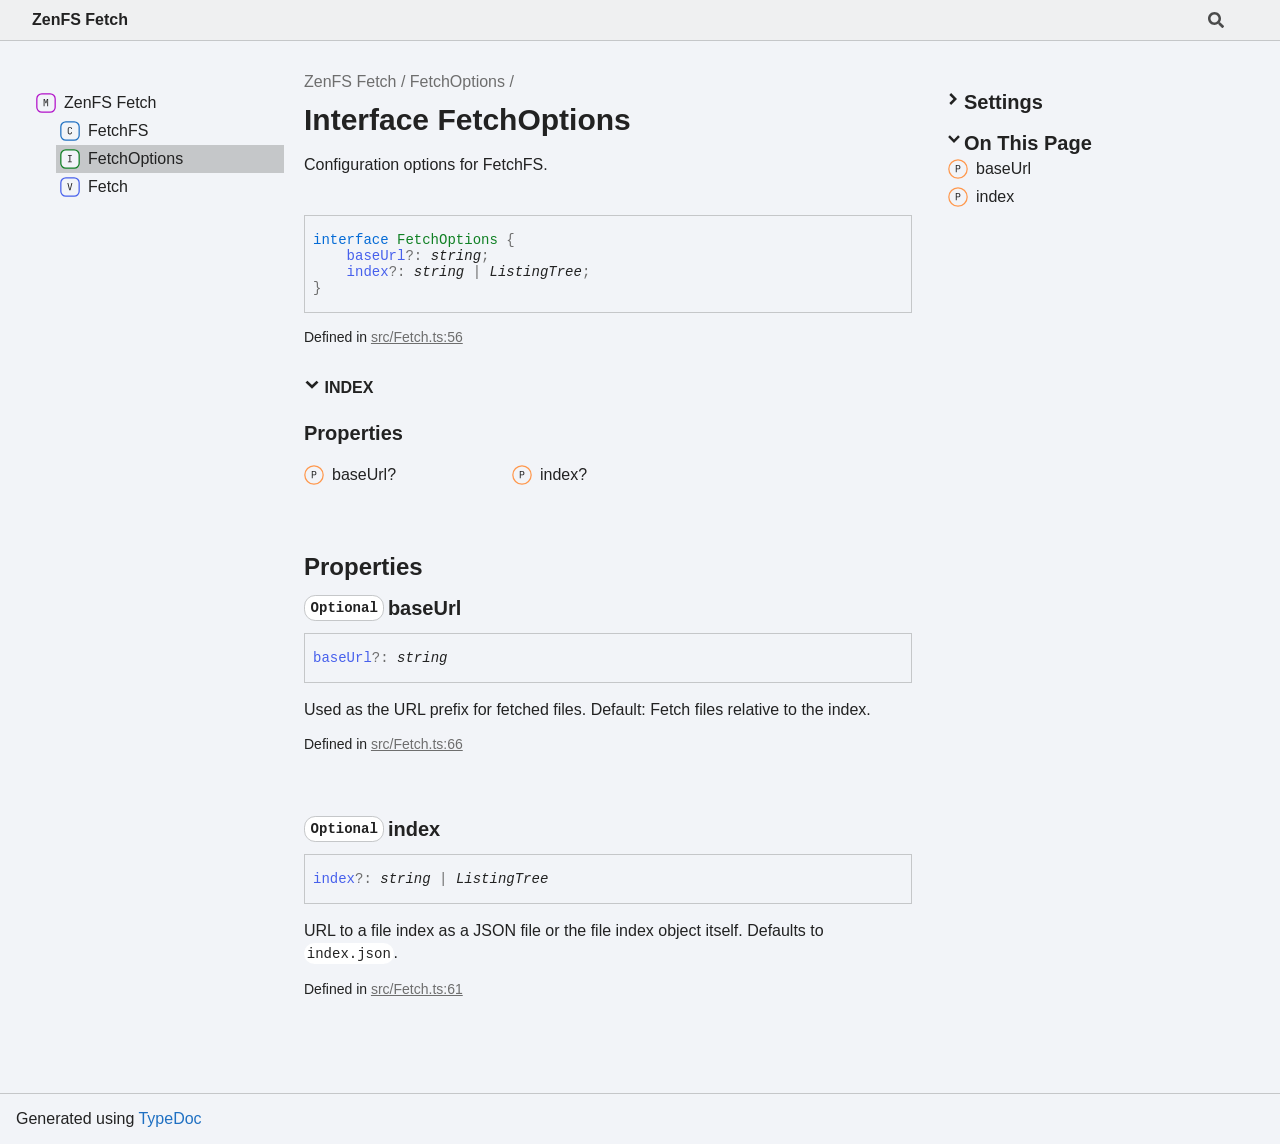
<file: interfaces/FetchOptions.html>
<!DOCTYPE html><html class="default" lang="en"><head><meta charSet="utf-8"/><meta http-equiv="x-ua-compatible" content="IE=edge"/><title>FetchOptions | ZenFS Fetch</title><meta name="description" content="Documentation for ZenFS Fetch"/><meta name="viewport" content="width=device-width, initial-scale=1"/><link rel="stylesheet" href="../assets/style.css"/><link rel="stylesheet" href="../assets/highlight.css"/><script defer src="../assets/main.js"></script><script async src="../assets/icons.js" id="tsd-icons-script"></script><script async src="../assets/search.js" id="tsd-search-script"></script><script async src="../assets/navigation.js" id="tsd-nav-script"></script></head><body><script>document.documentElement.dataset.theme = localStorage.getItem("tsd-theme") || "os";document.body.style.display="none";setTimeout(() => app?app.showPage():document.body.style.removeProperty("display"),500)</script><header class="tsd-page-toolbar"><div class="tsd-toolbar-contents container"><div class="table-cell" id="tsd-search" data-base=".."><div class="field"><label for="tsd-search-field" class="tsd-widget tsd-toolbar-icon search no-caption"><svg width="16" height="16" viewBox="0 0 16 16" fill="none"><use href="../assets/icons.svg#icon-search"></use></svg></label><input type="text" id="tsd-search-field" aria-label="Search"/></div><div class="field"><div id="tsd-toolbar-links"></div></div><ul class="results"><li class="state loading">Preparing search index...</li><li class="state failure">The search index is not available</li></ul><a href="../index.html" class="title">ZenFS Fetch</a></div><div class="table-cell" id="tsd-widgets"><a href="#" class="tsd-widget tsd-toolbar-icon menu no-caption" data-toggle="menu" aria-label="Menu"><svg width="16" height="16" viewBox="0 0 16 16" fill="none"><use href="../assets/icons.svg#icon-menu"></use></svg></a></div></div></header><div class="container container-main"><div class="col-content"><div class="tsd-page-title"><ul class="tsd-breadcrumb"><li><a href="../modules.html">ZenFS Fetch</a></li><li><a href="FetchOptions.html">FetchOptions</a></li></ul><h1>Interface FetchOptions</h1></div><section class="tsd-panel tsd-comment"><div class="tsd-comment tsd-typography"><p>Configuration options for FetchFS.</p>
</div><div class="tsd-comment tsd-typography"></div></section><div class="tsd-signature"><span class="tsd-signature-keyword">interface </span><span class="tsd-kind-interface">FetchOptions</span> <span class="tsd-signature-symbol">{ </span><br/><span>    </span><a class="tsd-kind-property" href="FetchOptions.html#baseUrl">baseUrl</a><span class="tsd-signature-symbol">?: </span><span class="tsd-signature-type">string</span><span class="tsd-signature-symbol">; </span><br/><span>    </span><a class="tsd-kind-property" href="FetchOptions.html#index">index</a><span class="tsd-signature-symbol">?: </span><span class="tsd-signature-type">string</span><span class="tsd-signature-symbol"> | </span><span class="tsd-signature-type">ListingTree</span><span class="tsd-signature-symbol">; </span><br/><span class="tsd-signature-symbol">}</span></div><aside class="tsd-sources"><ul><li>Defined in <a href="https://github.com/zen-fs/fetch/blob/b8887f8/src/Fetch.ts#L56">src/Fetch.ts:56</a></li></ul></aside><section class="tsd-panel-group tsd-index-group"><section class="tsd-panel tsd-index-panel"><details class="tsd-index-content tsd-index-accordion" open><summary class="tsd-accordion-summary tsd-index-summary"><h5 class="tsd-index-heading uppercase" role="button" aria-expanded="false" tabIndex="0"><svg width="16" height="16" viewBox="0 0 16 16" fill="none"><use href="../assets/icons.svg#icon-chevronSmall"></use></svg> Index</h5></summary><div class="tsd-accordion-details"><section class="tsd-index-section"><h3 class="tsd-index-heading">Properties</h3><div class="tsd-index-list"><a href="FetchOptions.html#baseUrl" class="tsd-index-link"><svg class="tsd-kind-icon" viewBox="0 0 24 24"><use href="../assets/icons.svg#icon-1024"></use></svg><span>base<wbr/>Url?</span></a>
<a href="FetchOptions.html#index" class="tsd-index-link"><svg class="tsd-kind-icon" viewBox="0 0 24 24"><use href="../assets/icons.svg#icon-1024"></use></svg><span>index?</span></a>
</div></section></div></details></section></section><section class="tsd-panel-group tsd-member-group"><h2>Properties</h2><section class="tsd-panel tsd-member"><a id="baseUrl" class="tsd-anchor"></a><h3 class="tsd-anchor-link"><code class="tsd-tag ts-flagOptional">Optional</code> <span>base<wbr/>Url</span><a href="#baseUrl" aria-label="Permalink" class="tsd-anchor-icon"><svg viewBox="0 0 24 24"><use href="../assets/icons.svg#icon-anchor"></use></svg></a></h3><div class="tsd-signature"><span class="tsd-kind-property">base<wbr/>Url</span><span class="tsd-signature-symbol">?:</span> <span class="tsd-signature-type">string</span></div><div class="tsd-comment tsd-typography"><p>Used as the URL prefix for fetched files.
Default: Fetch files relative to the index.</p>
</div><div class="tsd-comment tsd-typography"></div><aside class="tsd-sources"><ul><li>Defined in <a href="https://github.com/zen-fs/fetch/blob/b8887f8/src/Fetch.ts#L66">src/Fetch.ts:66</a></li></ul></aside></section><section class="tsd-panel tsd-member"><a id="index" class="tsd-anchor"></a><h3 class="tsd-anchor-link"><code class="tsd-tag ts-flagOptional">Optional</code> <span>index</span><a href="#index" aria-label="Permalink" class="tsd-anchor-icon"><svg viewBox="0 0 24 24"><use href="../assets/icons.svg#icon-anchor"></use></svg></a></h3><div class="tsd-signature"><span class="tsd-kind-property">index</span><span class="tsd-signature-symbol">?:</span> <span class="tsd-signature-type">string</span><span class="tsd-signature-symbol"> | </span><span class="tsd-signature-type">ListingTree</span></div><div class="tsd-comment tsd-typography"><p>URL to a file index as a JSON file or the file index object itself.
Defaults to <code>index.json</code>.</p>
</div><div class="tsd-comment tsd-typography"></div><aside class="tsd-sources"><ul><li>Defined in <a href="https://github.com/zen-fs/fetch/blob/b8887f8/src/Fetch.ts#L61">src/Fetch.ts:61</a></li></ul></aside></section></section></div><div class="col-sidebar"><div class="page-menu"><div class="tsd-navigation settings"><details class="tsd-index-accordion"><summary class="tsd-accordion-summary"><h3><svg width="20" height="20" viewBox="0 0 24 24" fill="none"><use href="../assets/icons.svg#icon-chevronDown"></use></svg>Settings</h3></summary><div class="tsd-accordion-details"><div class="tsd-filter-visibility"><h4 class="uppercase">Member Visibility</h4><form><ul id="tsd-filter-options"><li class="tsd-filter-item"><label class="tsd-filter-input"><input type="checkbox" id="tsd-filter-protected" name="protected"/><svg width="32" height="32" viewBox="0 0 32 32" aria-hidden="true"><rect class="tsd-checkbox-background" width="30" height="30" x="1" y="1" rx="6" fill="none"></rect><path class="tsd-checkbox-checkmark" d="M8.35422 16.8214L13.2143 21.75L24.6458 10.25" stroke="none" stroke-width="3.5" stroke-linejoin="round" fill="none"></path></svg><span>Protected</span></label></li><li class="tsd-filter-item"><label class="tsd-filter-input"><input type="checkbox" id="tsd-filter-private" name="private"/><svg width="32" height="32" viewBox="0 0 32 32" aria-hidden="true"><rect class="tsd-checkbox-background" width="30" height="30" x="1" y="1" rx="6" fill="none"></rect><path class="tsd-checkbox-checkmark" d="M8.35422 16.8214L13.2143 21.75L24.6458 10.25" stroke="none" stroke-width="3.5" stroke-linejoin="round" fill="none"></path></svg><span>Private</span></label></li><li class="tsd-filter-item"><label class="tsd-filter-input"><input type="checkbox" id="tsd-filter-inherited" name="inherited" checked/><svg width="32" height="32" viewBox="0 0 32 32" aria-hidden="true"><rect class="tsd-checkbox-background" width="30" height="30" x="1" y="1" rx="6" fill="none"></rect><path class="tsd-checkbox-checkmark" d="M8.35422 16.8214L13.2143 21.75L24.6458 10.25" stroke="none" stroke-width="3.5" stroke-linejoin="round" fill="none"></path></svg><span>Inherited</span></label></li><li class="tsd-filter-item"><label class="tsd-filter-input"><input type="checkbox" id="tsd-filter-external" name="external"/><svg width="32" height="32" viewBox="0 0 32 32" aria-hidden="true"><rect class="tsd-checkbox-background" width="30" height="30" x="1" y="1" rx="6" fill="none"></rect><path class="tsd-checkbox-checkmark" d="M8.35422 16.8214L13.2143 21.75L24.6458 10.25" stroke="none" stroke-width="3.5" stroke-linejoin="round" fill="none"></path></svg><span>External</span></label></li></ul></form></div><div class="tsd-theme-toggle"><h4 class="uppercase">Theme</h4><select id="tsd-theme"><option value="os">OS</option><option value="light">Light</option><option value="dark">Dark</option></select></div></div></details></div><details open class="tsd-index-accordion tsd-page-navigation"><summary class="tsd-accordion-summary"><h3><svg width="20" height="20" viewBox="0 0 24 24" fill="none"><use href="../assets/icons.svg#icon-chevronDown"></use></svg>On This Page</h3></summary><div class="tsd-accordion-details"><a href="#baseUrl" class=""><svg class="tsd-kind-icon" viewBox="0 0 24 24"><use href="../assets/icons.svg#icon-1024"></use></svg><span>base<wbr/>Url</span></a><a href="#index" class=""><svg class="tsd-kind-icon" viewBox="0 0 24 24"><use href="../assets/icons.svg#icon-1024"></use></svg><span>index</span></a></div></details></div><div class="site-menu"><nav class="tsd-navigation"><a href="../modules.html"><svg class="tsd-kind-icon" viewBox="0 0 24 24"><use href="../assets/icons.svg#icon-1"></use></svg><span>ZenFS Fetch</span></a><ul class="tsd-small-nested-navigation" id="tsd-nav-container" data-base=".."><li>Loading...</li></ul></nav></div></div></div><div class="tsd-generator"><p>Generated using <a href="https://typedoc.org/" target="_blank">TypeDoc</a></p></div><div class="overlay"></div></body></html>
</file>
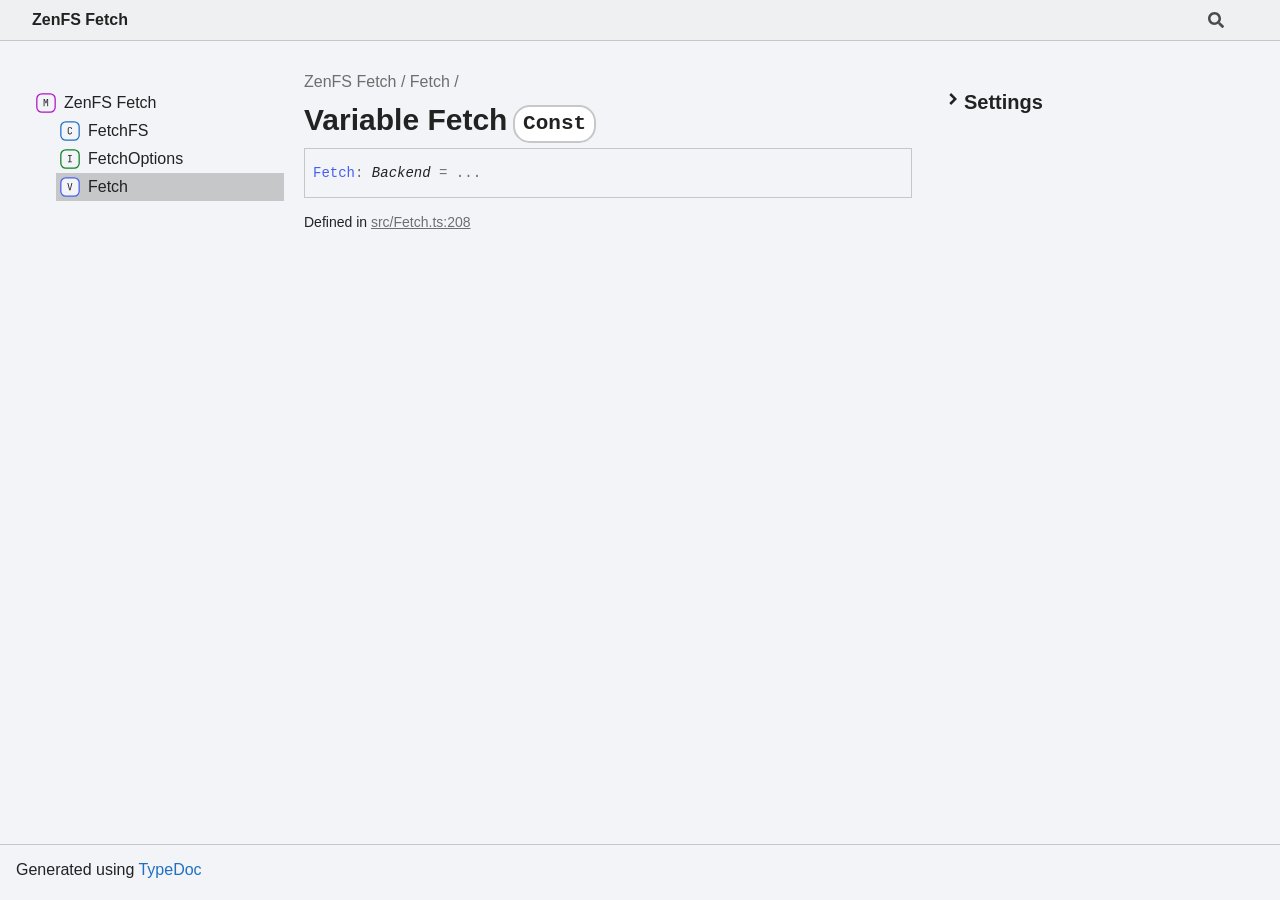
<file: variables/Fetch.html>
<!DOCTYPE html><html class="default" lang="en"><head><meta charSet="utf-8"/><meta http-equiv="x-ua-compatible" content="IE=edge"/><title>Fetch | ZenFS Fetch</title><meta name="description" content="Documentation for ZenFS Fetch"/><meta name="viewport" content="width=device-width, initial-scale=1"/><link rel="stylesheet" href="../assets/style.css"/><link rel="stylesheet" href="../assets/highlight.css"/><script defer src="../assets/main.js"></script><script async src="../assets/icons.js" id="tsd-icons-script"></script><script async src="../assets/search.js" id="tsd-search-script"></script><script async src="../assets/navigation.js" id="tsd-nav-script"></script></head><body><script>document.documentElement.dataset.theme = localStorage.getItem("tsd-theme") || "os";document.body.style.display="none";setTimeout(() => app?app.showPage():document.body.style.removeProperty("display"),500)</script><header class="tsd-page-toolbar"><div class="tsd-toolbar-contents container"><div class="table-cell" id="tsd-search" data-base=".."><div class="field"><label for="tsd-search-field" class="tsd-widget tsd-toolbar-icon search no-caption"><svg width="16" height="16" viewBox="0 0 16 16" fill="none"><use href="../assets/icons.svg#icon-search"></use></svg></label><input type="text" id="tsd-search-field" aria-label="Search"/></div><div class="field"><div id="tsd-toolbar-links"></div></div><ul class="results"><li class="state loading">Preparing search index...</li><li class="state failure">The search index is not available</li></ul><a href="../index.html" class="title">ZenFS Fetch</a></div><div class="table-cell" id="tsd-widgets"><a href="#" class="tsd-widget tsd-toolbar-icon menu no-caption" data-toggle="menu" aria-label="Menu"><svg width="16" height="16" viewBox="0 0 16 16" fill="none"><use href="../assets/icons.svg#icon-menu"></use></svg></a></div></div></header><div class="container container-main"><div class="col-content"><div class="tsd-page-title"><ul class="tsd-breadcrumb"><li><a href="../modules.html">ZenFS Fetch</a></li><li><a href="Fetch.html">Fetch</a></li></ul><h1>Variable Fetch<code class="tsd-tag ts-flagConst">Const</code> </h1></div><div class="tsd-signature"><span class="tsd-kind-variable">Fetch</span><span class="tsd-signature-symbol">:</span> <span class="tsd-signature-type">Backend</span><span class="tsd-signature-symbol"> = ...</span></div><aside class="tsd-sources"><ul><li>Defined in <a href="https://github.com/zen-fs/fetch/blob/b8887f8/src/Fetch.ts#L208">src/Fetch.ts:208</a></li></ul></aside></div><div class="col-sidebar"><div class="page-menu"><div class="tsd-navigation settings"><details class="tsd-index-accordion"><summary class="tsd-accordion-summary"><h3><svg width="20" height="20" viewBox="0 0 24 24" fill="none"><use href="../assets/icons.svg#icon-chevronDown"></use></svg>Settings</h3></summary><div class="tsd-accordion-details"><div class="tsd-filter-visibility"><h4 class="uppercase">Member Visibility</h4><form><ul id="tsd-filter-options"><li class="tsd-filter-item"><label class="tsd-filter-input"><input type="checkbox" id="tsd-filter-protected" name="protected"/><svg width="32" height="32" viewBox="0 0 32 32" aria-hidden="true"><rect class="tsd-checkbox-background" width="30" height="30" x="1" y="1" rx="6" fill="none"></rect><path class="tsd-checkbox-checkmark" d="M8.35422 16.8214L13.2143 21.75L24.6458 10.25" stroke="none" stroke-width="3.5" stroke-linejoin="round" fill="none"></path></svg><span>Protected</span></label></li><li class="tsd-filter-item"><label class="tsd-filter-input"><input type="checkbox" id="tsd-filter-private" name="private"/><svg width="32" height="32" viewBox="0 0 32 32" aria-hidden="true"><rect class="tsd-checkbox-background" width="30" height="30" x="1" y="1" rx="6" fill="none"></rect><path class="tsd-checkbox-checkmark" d="M8.35422 16.8214L13.2143 21.75L24.6458 10.25" stroke="none" stroke-width="3.5" stroke-linejoin="round" fill="none"></path></svg><span>Private</span></label></li><li class="tsd-filter-item"><label class="tsd-filter-input"><input type="checkbox" id="tsd-filter-inherited" name="inherited" checked/><svg width="32" height="32" viewBox="0 0 32 32" aria-hidden="true"><rect class="tsd-checkbox-background" width="30" height="30" x="1" y="1" rx="6" fill="none"></rect><path class="tsd-checkbox-checkmark" d="M8.35422 16.8214L13.2143 21.75L24.6458 10.25" stroke="none" stroke-width="3.5" stroke-linejoin="round" fill="none"></path></svg><span>Inherited</span></label></li><li class="tsd-filter-item"><label class="tsd-filter-input"><input type="checkbox" id="tsd-filter-external" name="external"/><svg width="32" height="32" viewBox="0 0 32 32" aria-hidden="true"><rect class="tsd-checkbox-background" width="30" height="30" x="1" y="1" rx="6" fill="none"></rect><path class="tsd-checkbox-checkmark" d="M8.35422 16.8214L13.2143 21.75L24.6458 10.25" stroke="none" stroke-width="3.5" stroke-linejoin="round" fill="none"></path></svg><span>External</span></label></li></ul></form></div><div class="tsd-theme-toggle"><h4 class="uppercase">Theme</h4><select id="tsd-theme"><option value="os">OS</option><option value="light">Light</option><option value="dark">Dark</option></select></div></div></details></div></div><div class="site-menu"><nav class="tsd-navigation"><a href="../modules.html"><svg class="tsd-kind-icon" viewBox="0 0 24 24"><use href="../assets/icons.svg#icon-1"></use></svg><span>ZenFS Fetch</span></a><ul class="tsd-small-nested-navigation" id="tsd-nav-container" data-base=".."><li>Loading...</li></ul></nav></div></div></div><div class="tsd-generator"><p>Generated using <a href="https://typedoc.org/" target="_blank">TypeDoc</a></p></div><div class="overlay"></div></body></html>
</file>
<file: assets/style.css>
:root {
    /* Light */
    --light-color-background: #f2f4f8;
    --light-color-background-secondary: #eff0f1;
    --light-color-warning-text: #222;
    --light-color-background-warning: #e6e600;
    --light-color-icon-background: var(--light-color-background);
    --light-color-accent: #c5c7c9;
    --light-color-active-menu-item: var(--light-color-accent);
    --light-color-text: #222;
    --light-color-text-aside: #6e6e6e;
    --light-color-link: #1f70c2;

    --light-color-ts-keyword: #056bd6;
    --light-color-ts-project: #b111c9;
    --light-color-ts-module: var(--light-color-ts-project);
    --light-color-ts-namespace: var(--light-color-ts-project);
    --light-color-ts-enum: #7e6f15;
    --light-color-ts-enum-member: var(--light-color-ts-enum);
    --light-color-ts-variable: #4760ec;
    --light-color-ts-function: #572be7;
    --light-color-ts-class: #1f70c2;
    --light-color-ts-interface: #108024;
    --light-color-ts-constructor: var(--light-color-ts-class);
    --light-color-ts-property: var(--light-color-ts-variable);
    --light-color-ts-method: var(--light-color-ts-function);
    --light-color-ts-call-signature: var(--light-color-ts-method);
    --light-color-ts-index-signature: var(--light-color-ts-property);
    --light-color-ts-constructor-signature: var(--light-color-ts-constructor);
    --light-color-ts-parameter: var(--light-color-ts-variable);
    /* type literal not included as links will never be generated to it */
    --light-color-ts-type-parameter: #a55c0e;
    --light-color-ts-accessor: var(--light-color-ts-property);
    --light-color-ts-get-signature: var(--light-color-ts-accessor);
    --light-color-ts-set-signature: var(--light-color-ts-accessor);
    --light-color-ts-type-alias: #d51270;
    /* reference not included as links will be colored with the kind that it points to */

    --light-external-icon: url("data:image/svg+xml;utf8,<svg xmlns='http://www.w3.org/2000/svg' viewBox='0 0 100 100' width='10' height='10'><path fill-opacity='0' stroke='%23000' stroke-width='10' d='m43,35H5v60h60V57M45,5v10l10,10-30,30 20,20 30-30 10,10h10V5z'/></svg>");
    --light-color-scheme: light;

    /* Dark */
    --dark-color-background: #2b2e33;
    --dark-color-background-secondary: #1e2024;
    --dark-color-background-warning: #bebe00;
    --dark-color-warning-text: #222;
    --dark-color-icon-background: var(--dark-color-background-secondary);
    --dark-color-accent: #9096a2;
    --dark-color-active-menu-item: #5d5d6a;
    --dark-color-text: #f5f5f5;
    --dark-color-text-aside: #dddddd;
    --dark-color-link: #00aff4;

    --dark-color-ts-keyword: #3399ff;
    --dark-color-ts-project: #e358ff;
    --dark-color-ts-module: var(--dark-color-ts-project);
    --dark-color-ts-namespace: var(--dark-color-ts-project);
    --dark-color-ts-enum: #f4d93e;
    --dark-color-ts-enum-member: var(--dark-color-ts-enum);
    --dark-color-ts-variable: #798dff;
    --dark-color-ts-function: #a280ff;
    --dark-color-ts-class: #8ac4ff;
    --dark-color-ts-interface: #6cff87;
    --dark-color-ts-constructor: var(--dark-color-ts-class);
    --dark-color-ts-property: var(--dark-color-ts-variable);
    --dark-color-ts-method: var(--dark-color-ts-function);
    --dark-color-ts-call-signature: var(--dark-color-ts-method);
    --dark-color-ts-index-signature: var(--dark-color-ts-property);
    --dark-color-ts-constructor-signature: var(--dark-color-ts-constructor);
    --dark-color-ts-parameter: var(--dark-color-ts-variable);
    /* type literal not included as links will never be generated to it */
    --dark-color-ts-type-parameter: #e07d13;
    --dark-color-ts-accessor: var(--dark-color-ts-property);
    --dark-color-ts-get-signature: var(--dark-color-ts-accessor);
    --dark-color-ts-set-signature: var(--dark-color-ts-accessor);
    --dark-color-ts-type-alias: #ff6492;
    /* reference not included as links will be colored with the kind that it points to */

    --dark-external-icon: url("data:image/svg+xml;utf8,<svg xmlns='http://www.w3.org/2000/svg' viewBox='0 0 100 100' width='10' height='10'><path fill-opacity='0' stroke='%23fff' stroke-width='10' d='m43,35H5v60h60V57M45,5v10l10,10-30,30 20,20 30-30 10,10h10V5z'/></svg>");
    --dark-color-scheme: dark;
}

@media (prefers-color-scheme: light) {
    :root {
        --color-background: var(--light-color-background);
        --color-background-secondary: var(--light-color-background-secondary);
        --color-background-warning: var(--light-color-background-warning);
        --color-warning-text: var(--light-color-warning-text);
        --color-icon-background: var(--light-color-icon-background);
        --color-accent: var(--light-color-accent);
        --color-active-menu-item: var(--light-color-active-menu-item);
        --color-text: var(--light-color-text);
        --color-text-aside: var(--light-color-text-aside);
        --color-link: var(--light-color-link);

        --color-ts-keyword: var(--light-color-ts-keyword);
        --color-ts-module: var(--light-color-ts-module);
        --color-ts-namespace: var(--light-color-ts-namespace);
        --color-ts-enum: var(--light-color-ts-enum);
        --color-ts-enum-member: var(--light-color-ts-enum-member);
        --color-ts-variable: var(--light-color-ts-variable);
        --color-ts-function: var(--light-color-ts-function);
        --color-ts-class: var(--light-color-ts-class);
        --color-ts-interface: var(--light-color-ts-interface);
        --color-ts-constructor: var(--light-color-ts-constructor);
        --color-ts-property: var(--light-color-ts-property);
        --color-ts-method: var(--light-color-ts-method);
        --color-ts-call-signature: var(--light-color-ts-call-signature);
        --color-ts-index-signature: var(--light-color-ts-index-signature);
        --color-ts-constructor-signature: var(
            --light-color-ts-constructor-signature
        );
        --color-ts-parameter: var(--light-color-ts-parameter);
        --color-ts-type-parameter: var(--light-color-ts-type-parameter);
        --color-ts-accessor: var(--light-color-ts-accessor);
        --color-ts-get-signature: var(--light-color-ts-get-signature);
        --color-ts-set-signature: var(--light-color-ts-set-signature);
        --color-ts-type-alias: var(--light-color-ts-type-alias);

        --external-icon: var(--light-external-icon);
        --color-scheme: var(--light-color-scheme);
    }
}

@media (prefers-color-scheme: dark) {
    :root {
        --color-background: var(--dark-color-background);
        --color-background-secondary: var(--dark-color-background-secondary);
        --color-background-warning: var(--dark-color-background-warning);
        --color-warning-text: var(--dark-color-warning-text);
        --color-icon-background: var(--dark-color-icon-background);
        --color-accent: var(--dark-color-accent);
        --color-active-menu-item: var(--dark-color-active-menu-item);
        --color-text: var(--dark-color-text);
        --color-text-aside: var(--dark-color-text-aside);
        --color-link: var(--dark-color-link);

        --color-ts-keyword: var(--dark-color-ts-keyword);
        --color-ts-module: var(--dark-color-ts-module);
        --color-ts-namespace: var(--dark-color-ts-namespace);
        --color-ts-enum: var(--dark-color-ts-enum);
        --color-ts-enum-member: var(--dark-color-ts-enum-member);
        --color-ts-variable: var(--dark-color-ts-variable);
        --color-ts-function: var(--dark-color-ts-function);
        --color-ts-class: var(--dark-color-ts-class);
        --color-ts-interface: var(--dark-color-ts-interface);
        --color-ts-constructor: var(--dark-color-ts-constructor);
        --color-ts-property: var(--dark-color-ts-property);
        --color-ts-method: var(--dark-color-ts-method);
        --color-ts-call-signature: var(--dark-color-ts-call-signature);
        --color-ts-index-signature: var(--dark-color-ts-index-signature);
        --color-ts-constructor-signature: var(
            --dark-color-ts-constructor-signature
        );
        --color-ts-parameter: var(--dark-color-ts-parameter);
        --color-ts-type-parameter: var(--dark-color-ts-type-parameter);
        --color-ts-accessor: var(--dark-color-ts-accessor);
        --color-ts-get-signature: var(--dark-color-ts-get-signature);
        --color-ts-set-signature: var(--dark-color-ts-set-signature);
        --color-ts-type-alias: var(--dark-color-ts-type-alias);

        --external-icon: var(--dark-external-icon);
        --color-scheme: var(--dark-color-scheme);
    }
}

html {
    color-scheme: var(--color-scheme);
}

body {
    margin: 0;
}

:root[data-theme="light"] {
    --color-background: var(--light-color-background);
    --color-background-secondary: var(--light-color-background-secondary);
    --color-background-warning: var(--light-color-background-warning);
    --color-warning-text: var(--light-color-warning-text);
    --color-icon-background: var(--light-color-icon-background);
    --color-accent: var(--light-color-accent);
    --color-active-menu-item: var(--light-color-active-menu-item);
    --color-text: var(--light-color-text);
    --color-text-aside: var(--light-color-text-aside);
    --color-link: var(--light-color-link);

    --color-ts-keyword: var(--light-color-ts-keyword);
    --color-ts-module: var(--light-color-ts-module);
    --color-ts-namespace: var(--light-color-ts-namespace);
    --color-ts-enum: var(--light-color-ts-enum);
    --color-ts-enum-member: var(--light-color-ts-enum-member);
    --color-ts-variable: var(--light-color-ts-variable);
    --color-ts-function: var(--light-color-ts-function);
    --color-ts-class: var(--light-color-ts-class);
    --color-ts-interface: var(--light-color-ts-interface);
    --color-ts-constructor: var(--light-color-ts-constructor);
    --color-ts-property: var(--light-color-ts-property);
    --color-ts-method: var(--light-color-ts-method);
    --color-ts-call-signature: var(--light-color-ts-call-signature);
    --color-ts-index-signature: var(--light-color-ts-index-signature);
    --color-ts-constructor-signature: var(
        --light-color-ts-constructor-signature
    );
    --color-ts-parameter: var(--light-color-ts-parameter);
    --color-ts-type-parameter: var(--light-color-ts-type-parameter);
    --color-ts-accessor: var(--light-color-ts-accessor);
    --color-ts-get-signature: var(--light-color-ts-get-signature);
    --color-ts-set-signature: var(--light-color-ts-set-signature);
    --color-ts-type-alias: var(--light-color-ts-type-alias);

    --external-icon: var(--light-external-icon);
    --color-scheme: var(--light-color-scheme);
}

:root[data-theme="dark"] {
    --color-background: var(--dark-color-background);
    --color-background-secondary: var(--dark-color-background-secondary);
    --color-background-warning: var(--dark-color-background-warning);
    --color-warning-text: var(--dark-color-warning-text);
    --color-icon-background: var(--dark-color-icon-background);
    --color-accent: var(--dark-color-accent);
    --color-active-menu-item: var(--dark-color-active-menu-item);
    --color-text: var(--dark-color-text);
    --color-text-aside: var(--dark-color-text-aside);
    --color-link: var(--dark-color-link);

    --color-ts-keyword: var(--dark-color-ts-keyword);
    --color-ts-module: var(--dark-color-ts-module);
    --color-ts-namespace: var(--dark-color-ts-namespace);
    --color-ts-enum: var(--dark-color-ts-enum);
    --color-ts-enum-member: var(--dark-color-ts-enum-member);
    --color-ts-variable: var(--dark-color-ts-variable);
    --color-ts-function: var(--dark-color-ts-function);
    --color-ts-class: var(--dark-color-ts-class);
    --color-ts-interface: var(--dark-color-ts-interface);
    --color-ts-constructor: var(--dark-color-ts-constructor);
    --color-ts-property: var(--dark-color-ts-property);
    --color-ts-method: var(--dark-color-ts-method);
    --color-ts-call-signature: var(--dark-color-ts-call-signature);
    --color-ts-index-signature: var(--dark-color-ts-index-signature);
    --color-ts-constructor-signature: var(
        --dark-color-ts-constructor-signature
    );
    --color-ts-parameter: var(--dark-color-ts-parameter);
    --color-ts-type-parameter: var(--dark-color-ts-type-parameter);
    --color-ts-accessor: var(--dark-color-ts-accessor);
    --color-ts-get-signature: var(--dark-color-ts-get-signature);
    --color-ts-set-signature: var(--dark-color-ts-set-signature);
    --color-ts-type-alias: var(--dark-color-ts-type-alias);

    --external-icon: var(--dark-external-icon);
    --color-scheme: var(--dark-color-scheme);
}

.always-visible,
.always-visible .tsd-signatures {
    display: inherit !important;
}

h1,
h2,
h3,
h4,
h5,
h6 {
    line-height: 1.2;
}

h1 > a:not(.link),
h2 > a:not(.link),
h3 > a:not(.link),
h4 > a:not(.link),
h5 > a:not(.link),
h6 > a:not(.link) {
    text-decoration: none;
    color: var(--color-text);
}

h1 {
    font-size: 1.875rem;
    margin: 0.67rem 0;
}

h2 {
    font-size: 1.5rem;
    margin: 0.83rem 0;
}

h3 {
    font-size: 1.25rem;
    margin: 1rem 0;
}

h4 {
    font-size: 1.05rem;
    margin: 1.33rem 0;
}

h5 {
    font-size: 1rem;
    margin: 1.5rem 0;
}

h6 {
    font-size: 0.875rem;
    margin: 2.33rem 0;
}

.uppercase {
    text-transform: uppercase;
}

dl,
menu,
ol,
ul {
    margin: 1em 0;
}

dd {
    margin: 0 0 0 40px;
}

.container {
    max-width: 1700px;
    padding: 0 2rem;
}

/* Footer */
.tsd-generator {
    border-top: 1px solid var(--color-accent);
    padding-top: 1rem;
    padding-bottom: 1rem;
    max-height: 3.5rem;
}

.tsd-generator > p {
    margin-top: 0;
    margin-bottom: 0;
    padding: 0 1rem;
}

.container-main {
    margin: 0 auto;
    /* toolbar, footer, margin */
    min-height: calc(100vh - 41px - 56px - 4rem);
}

@keyframes fade-in {
    from {
        opacity: 0;
    }
    to {
        opacity: 1;
    }
}
@keyframes fade-out {
    from {
        opacity: 1;
        visibility: visible;
    }
    to {
        opacity: 0;
    }
}
@keyframes fade-in-delayed {
    0% {
        opacity: 0;
    }
    33% {
        opacity: 0;
    }
    100% {
        opacity: 1;
    }
}
@keyframes fade-out-delayed {
    0% {
        opacity: 1;
        visibility: visible;
    }
    66% {
        opacity: 0;
    }
    100% {
        opacity: 0;
    }
}
@keyframes pop-in-from-right {
    from {
        transform: translate(100%, 0);
    }
    to {
        transform: translate(0, 0);
    }
}
@keyframes pop-out-to-right {
    from {
        transform: translate(0, 0);
        visibility: visible;
    }
    to {
        transform: translate(100%, 0);
    }
}
body {
    background: var(--color-background);
    font-family: -apple-system, BlinkMacSystemFont, "Segoe UI", "Noto Sans",
        Helvetica, Arial, sans-serif, "Apple Color Emoji", "Segoe UI Emoji";
    font-size: 16px;
    color: var(--color-text);
}

a {
    color: var(--color-link);
    text-decoration: none;
}
a:hover {
    text-decoration: underline;
}
a.external[target="_blank"] {
    background-image: var(--external-icon);
    background-position: top 3px right;
    background-repeat: no-repeat;
    padding-right: 13px;
}

code,
pre {
    font-family: Menlo, Monaco, Consolas, "Courier New", monospace;
    padding: 0.2em;
    margin: 0;
    font-size: 0.875rem;
    border-radius: 0.8em;
}

pre {
    position: relative;
    white-space: pre;
    white-space: pre-wrap;
    word-wrap: break-word;
    padding: 10px;
    border: 1px solid var(--color-accent);
}
pre code {
    padding: 0;
    font-size: 100%;
}
pre > button {
    position: absolute;
    top: 10px;
    right: 10px;
    opacity: 0;
    transition: opacity 0.1s;
    box-sizing: border-box;
}
pre:hover > button,
pre > button.visible {
    opacity: 1;
}

blockquote {
    margin: 1em 0;
    padding-left: 1em;
    border-left: 4px solid gray;
}

.tsd-typography {
    line-height: 1.333em;
}
.tsd-typography ul {
    list-style: square;
    padding: 0 0 0 20px;
    margin: 0;
}
.tsd-typography .tsd-index-panel h3,
.tsd-index-panel .tsd-typography h3,
.tsd-typography h4,
.tsd-typography h5,
.tsd-typography h6 {
    font-size: 1em;
}
.tsd-typography h5,
.tsd-typography h6 {
    font-weight: normal;
}
.tsd-typography p,
.tsd-typography ul,
.tsd-typography ol {
    margin: 1em 0;
}
.tsd-typography table {
    border-collapse: collapse;
    border: none;
}
.tsd-typography td,
.tsd-typography th {
    padding: 6px 13px;
    border: 1px solid var(--color-accent);
}
.tsd-typography thead,
.tsd-typography tr:nth-child(even) {
    background-color: var(--color-background-secondary);
}

.tsd-breadcrumb {
    margin: 0;
    padding: 0;
    color: var(--color-text-aside);
}
.tsd-breadcrumb a {
    color: var(--color-text-aside);
    text-decoration: none;
}
.tsd-breadcrumb a:hover {
    text-decoration: underline;
}
.tsd-breadcrumb li {
    display: inline;
}
.tsd-breadcrumb li:after {
    content: " / ";
}

.tsd-comment-tags {
    display: flex;
    flex-direction: column;
}
dl.tsd-comment-tag-group {
    display: flex;
    align-items: center;
    overflow: hidden;
    margin: 0.5em 0;
}
dl.tsd-comment-tag-group dt {
    display: flex;
    margin-right: 0.5em;
    font-size: 0.875em;
    font-weight: normal;
}
dl.tsd-comment-tag-group dd {
    margin: 0;
}
code.tsd-tag {
    padding: 0.25em 0.4em;
    border: 0.1em solid var(--color-accent);
    margin-right: 0.25em;
    font-size: 70%;
}
h1 code.tsd-tag:first-of-type {
    margin-left: 0.25em;
}

dl.tsd-comment-tag-group dd:before,
dl.tsd-comment-tag-group dd:after {
    content: " ";
}
dl.tsd-comment-tag-group dd pre,
dl.tsd-comment-tag-group dd:after {
    clear: both;
}
dl.tsd-comment-tag-group p {
    margin: 0;
}

.tsd-panel.tsd-comment .lead {
    font-size: 1.1em;
    line-height: 1.333em;
    margin-bottom: 2em;
}
.tsd-panel.tsd-comment .lead:last-child {
    margin-bottom: 0;
}

.tsd-filter-visibility h4 {
    font-size: 1rem;
    padding-top: 0.75rem;
    padding-bottom: 0.5rem;
    margin: 0;
}
.tsd-filter-item:not(:last-child) {
    margin-bottom: 0.5rem;
}
.tsd-filter-input {
    display: flex;
    width: fit-content;
    width: -moz-fit-content;
    align-items: center;
    user-select: none;
    -webkit-user-select: none;
    -moz-user-select: none;
    -ms-user-select: none;
    cursor: pointer;
}
.tsd-filter-input input[type="checkbox"] {
    cursor: pointer;
    position: absolute;
    width: 1.5em;
    height: 1.5em;
    opacity: 0;
}
.tsd-filter-input input[type="checkbox"]:disabled {
    pointer-events: none;
}
.tsd-filter-input svg {
    cursor: pointer;
    width: 1.5em;
    height: 1.5em;
    margin-right: 0.5em;
    border-radius: 0.33em;
    /* Leaving this at full opacity breaks event listeners on Firefox.
    Don't remove unless you know what you're doing. */
    opacity: 0.99;
}
.tsd-filter-input input[type="checkbox"]:focus + svg {
    transform: scale(0.95);
}
.tsd-filter-input input[type="checkbox"]:focus:not(:focus-visible) + svg {
    transform: scale(1);
}
.tsd-checkbox-background {
    fill: var(--color-accent);
}
input[type="checkbox"]:checked ~ svg .tsd-checkbox-checkmark {
    stroke: var(--color-text);
}
.tsd-filter-input input:disabled ~ svg > .tsd-checkbox-background {
    fill: var(--color-background);
    stroke: var(--color-accent);
    stroke-width: 0.25rem;
}
.tsd-filter-input input:disabled ~ svg > .tsd-checkbox-checkmark {
    stroke: var(--color-accent);
}

.tsd-theme-toggle {
    padding-top: 0.75rem;
}
.tsd-theme-toggle > h4 {
    display: inline;
    vertical-align: middle;
    margin-right: 0.75rem;
}

.tsd-hierarchy {
    list-style: square;
    margin: 0;
}
.tsd-hierarchy .target {
    font-weight: bold;
}

.tsd-full-hierarchy:not(:last-child) {
    margin-bottom: 1em;
    padding-bottom: 1em;
    border-bottom: 1px solid var(--color-accent);
}
.tsd-full-hierarchy,
.tsd-full-hierarchy ul {
    list-style: none;
    margin: 0;
    padding: 0;
}
.tsd-full-hierarchy ul {
    padding-left: 1.5rem;
}
.tsd-full-hierarchy a {
    padding: 0.25rem 0 !important;
    font-size: 1rem;
    display: inline-flex;
    align-items: center;
    color: var(--color-text);
}

.tsd-panel-group.tsd-index-group {
    margin-bottom: 0;
}
.tsd-index-panel .tsd-index-list {
    list-style: none;
    line-height: 1.333em;
    margin: 0;
    padding: 0.25rem 0 0 0;
    overflow: hidden;
    display: grid;
    grid-template-columns: repeat(3, 1fr);
    column-gap: 1rem;
    grid-template-rows: auto;
}
@media (max-width: 1024px) {
    .tsd-index-panel .tsd-index-list {
        grid-template-columns: repeat(2, 1fr);
    }
}
@media (max-width: 768px) {
    .tsd-index-panel .tsd-index-list {
        grid-template-columns: repeat(1, 1fr);
    }
}
.tsd-index-panel .tsd-index-list li {
    -webkit-page-break-inside: avoid;
    -moz-page-break-inside: avoid;
    -ms-page-break-inside: avoid;
    -o-page-break-inside: avoid;
    page-break-inside: avoid;
}

.tsd-flag {
    display: inline-block;
    padding: 0.25em 0.4em;
    border-radius: 4px;
    color: var(--color-comment-tag-text);
    background-color: var(--color-comment-tag);
    text-indent: 0;
    font-size: 75%;
    line-height: 1;
    font-weight: normal;
}

.tsd-anchor {
    position: relative;
    top: -100px;
}

.tsd-member {
    position: relative;
}
.tsd-member .tsd-anchor + h3 {
    display: flex;
    align-items: center;
    margin-top: 0;
    margin-bottom: 0;
    border-bottom: none;
}

.tsd-navigation.settings {
    margin: 1rem 0;
}
.tsd-navigation > a,
.tsd-navigation .tsd-accordion-summary {
    width: calc(100% - 0.25rem);
    display: flex;
    align-items: center;
}
.tsd-navigation a,
.tsd-navigation summary > span,
.tsd-page-navigation a {
    display: flex;
    width: calc(100% - 0.25rem);
    align-items: center;
    padding: 0.25rem;
    color: var(--color-text);
    text-decoration: none;
    box-sizing: border-box;
}
.tsd-navigation a.current,
.tsd-page-navigation a.current {
    background: var(--color-active-menu-item);
}
.tsd-navigation a:hover,
.tsd-page-navigation a:hover {
    text-decoration: underline;
}
.tsd-navigation ul,
.tsd-page-navigation ul {
    margin-top: 0;
    margin-bottom: 0;
    padding: 0;
    list-style: none;
}
.tsd-navigation li,
.tsd-page-navigation li {
    padding: 0;
    max-width: 100%;
}
.tsd-nested-navigation {
    margin-left: 3rem;
}
.tsd-nested-navigation > li > details {
    margin-left: -1.5rem;
}
.tsd-small-nested-navigation {
    margin-left: 1.5rem;
}
.tsd-small-nested-navigation > li > details {
    margin-left: -1.5rem;
}

.tsd-page-navigation ul {
    padding-left: 1.75rem;
}

#tsd-sidebar-links a {
    margin-top: 0;
    margin-bottom: 0.5rem;
    line-height: 1.25rem;
}
#tsd-sidebar-links a:last-of-type {
    margin-bottom: 0;
}

a.tsd-index-link {
    padding: 0.25rem 0 !important;
    font-size: 1rem;
    line-height: 1.25rem;
    display: inline-flex;
    align-items: center;
    color: var(--color-text);
}
.tsd-accordion-summary {
    list-style-type: none; /* hide marker on non-safari */
    outline: none; /* broken on safari, so just hide it */
}
.tsd-accordion-summary::-webkit-details-marker {
    display: none; /* hide marker on safari */
}
.tsd-accordion-summary,
.tsd-accordion-summary a {
    user-select: none;
    -moz-user-select: none;
    -webkit-user-select: none;
    -ms-user-select: none;

    cursor: pointer;
}
.tsd-accordion-summary a {
    width: calc(100% - 1.5rem);
}
.tsd-accordion-summary > * {
    margin-top: 0;
    margin-bottom: 0;
    padding-top: 0;
    padding-bottom: 0;
}
.tsd-index-accordion .tsd-accordion-summary > svg {
    margin-left: 0.25rem;
}
.tsd-index-content > :not(:first-child) {
    margin-top: 0.75rem;
}
.tsd-index-heading {
    margin-top: 1.5rem;
    margin-bottom: 0.75rem;
}

.tsd-kind-icon {
    margin-right: 0.5rem;
    width: 1.25rem;
    height: 1.25rem;
    min-width: 1.25rem;
    min-height: 1.25rem;
}
.tsd-kind-icon path {
    transform-origin: center;
    transform: scale(1.1);
}
.tsd-signature > .tsd-kind-icon {
    margin-right: 0.8rem;
}

.tsd-panel {
    margin-bottom: 2.5rem;
}
.tsd-panel.tsd-member {
    margin-bottom: 4rem;
}
.tsd-panel:empty {
    display: none;
}
.tsd-panel > h1,
.tsd-panel > h2,
.tsd-panel > h3 {
    margin: 1.5rem -1.5rem 0.75rem -1.5rem;
    padding: 0 1.5rem 0.75rem 1.5rem;
}
.tsd-panel > h1.tsd-before-signature,
.tsd-panel > h2.tsd-before-signature,
.tsd-panel > h3.tsd-before-signature {
    margin-bottom: 0;
    border-bottom: none;
}

.tsd-panel-group {
    margin: 4rem 0;
}
.tsd-panel-group.tsd-index-group {
    margin: 2rem 0;
}
.tsd-panel-group.tsd-index-group details {
    margin: 2rem 0;
}

#tsd-search {
    transition: background-color 0.2s;
}
#tsd-search .title {
    position: relative;
    z-index: 2;
}
#tsd-search .field {
    position: absolute;
    left: 0;
    top: 0;
    right: 2.5rem;
    height: 100%;
}
#tsd-search .field input {
    box-sizing: border-box;
    position: relative;
    top: -50px;
    z-index: 1;
    width: 100%;
    padding: 0 10px;
    opacity: 0;
    outline: 0;
    border: 0;
    background: transparent;
    color: var(--color-text);
}
#tsd-search .field label {
    position: absolute;
    overflow: hidden;
    right: -40px;
}
#tsd-search .field input,
#tsd-search .title,
#tsd-toolbar-links a {
    transition: opacity 0.2s;
}
#tsd-search .results {
    position: absolute;
    visibility: hidden;
    top: 40px;
    width: 100%;
    margin: 0;
    padding: 0;
    list-style: none;
    box-shadow: 0 0 4px rgba(0, 0, 0, 0.25);
}
#tsd-search .results li {
    background-color: var(--color-background);
    line-height: initial;
    padding: 4px;
}
#tsd-search .results li:nth-child(even) {
    background-color: var(--color-background-secondary);
}
#tsd-search .results li.state {
    display: none;
}
#tsd-search .results li.current:not(.no-results),
#tsd-search .results li:hover:not(.no-results) {
    background-color: var(--color-accent);
}
#tsd-search .results a {
    display: flex;
    align-items: center;
    padding: 0.25rem;
    box-sizing: border-box;
}
#tsd-search .results a:before {
    top: 10px;
}
#tsd-search .results span.parent {
    color: var(--color-text-aside);
    font-weight: normal;
}
#tsd-search.has-focus {
    background-color: var(--color-accent);
}
#tsd-search.has-focus .field input {
    top: 0;
    opacity: 1;
}
#tsd-search.has-focus .title,
#tsd-search.has-focus #tsd-toolbar-links a {
    z-index: 0;
    opacity: 0;
}
#tsd-search.has-focus .results {
    visibility: visible;
}
#tsd-search.loading .results li.state.loading {
    display: block;
}
#tsd-search.failure .results li.state.failure {
    display: block;
}

#tsd-toolbar-links {
    position: absolute;
    top: 0;
    right: 2rem;
    height: 100%;
    display: flex;
    align-items: center;
    justify-content: flex-end;
}
#tsd-toolbar-links a {
    margin-left: 1.5rem;
}
#tsd-toolbar-links a:hover {
    text-decoration: underline;
}

.tsd-signature {
    margin: 0 0 1rem 0;
    padding: 1rem 0.5rem;
    border: 1px solid var(--color-accent);
    font-family: Menlo, Monaco, Consolas, "Courier New", monospace;
    font-size: 14px;
    overflow-x: auto;
}

.tsd-signature-keyword {
    color: var(--color-ts-keyword);
    font-weight: normal;
}

.tsd-signature-symbol {
    color: var(--color-text-aside);
    font-weight: normal;
}

.tsd-signature-type {
    font-style: italic;
    font-weight: normal;
}

.tsd-signatures {
    padding: 0;
    margin: 0 0 1em 0;
    list-style-type: none;
}
.tsd-signatures .tsd-signature {
    margin: 0;
    border-color: var(--color-accent);
    border-width: 1px 0;
    transition: background-color 0.1s;
}
.tsd-description .tsd-signatures .tsd-signature {
    border-width: 1px;
}

ul.tsd-parameter-list,
ul.tsd-type-parameter-list {
    list-style: square;
    margin: 0;
    padding-left: 20px;
}
ul.tsd-parameter-list > li.tsd-parameter-signature,
ul.tsd-type-parameter-list > li.tsd-parameter-signature {
    list-style: none;
    margin-left: -20px;
}
ul.tsd-parameter-list h5,
ul.tsd-type-parameter-list h5 {
    font-size: 16px;
    margin: 1em 0 0.5em 0;
}
.tsd-sources {
    margin-top: 1rem;
    font-size: 0.875em;
}
.tsd-sources a {
    color: var(--color-text-aside);
    text-decoration: underline;
}
.tsd-sources ul {
    list-style: none;
    padding: 0;
}

.tsd-page-toolbar {
    position: sticky;
    z-index: 1;
    top: 0;
    left: 0;
    width: 100%;
    color: var(--color-text);
    background: var(--color-background-secondary);
    border-bottom: 1px var(--color-accent) solid;
    transition: transform 0.3s ease-in-out;
}
.tsd-page-toolbar a {
    color: var(--color-text);
    text-decoration: none;
}
.tsd-page-toolbar a.title {
    font-weight: bold;
}
.tsd-page-toolbar a.title:hover {
    text-decoration: underline;
}
.tsd-page-toolbar .tsd-toolbar-contents {
    display: flex;
    justify-content: space-between;
    height: 2.5rem;
    margin: 0 auto;
}
.tsd-page-toolbar .table-cell {
    position: relative;
    white-space: nowrap;
    line-height: 40px;
}
.tsd-page-toolbar .table-cell:first-child {
    width: 100%;
}
.tsd-page-toolbar .tsd-toolbar-icon {
    box-sizing: border-box;
    line-height: 0;
    padding: 12px 0;
}

.tsd-widget {
    display: inline-block;
    overflow: hidden;
    opacity: 0.8;
    height: 40px;
    transition:
        opacity 0.1s,
        background-color 0.2s;
    vertical-align: bottom;
    cursor: pointer;
}
.tsd-widget:hover {
    opacity: 0.9;
}
.tsd-widget.active {
    opacity: 1;
    background-color: var(--color-accent);
}
.tsd-widget.no-caption {
    width: 40px;
}
.tsd-widget.no-caption:before {
    margin: 0;
}

.tsd-widget.options,
.tsd-widget.menu {
    display: none;
}
input[type="checkbox"] + .tsd-widget:before {
    background-position: -120px 0;
}
input[type="checkbox"]:checked + .tsd-widget:before {
    background-position: -160px 0;
}

img {
    max-width: 100%;
}

.tsd-anchor-icon {
    display: inline-flex;
    align-items: center;
    margin-left: 0.5rem;
    vertical-align: middle;
    color: var(--color-text);
}

.tsd-anchor-icon svg {
    width: 1em;
    height: 1em;
    visibility: hidden;
}

.tsd-anchor-link:hover > .tsd-anchor-icon svg {
    visibility: visible;
}

.deprecated {
    text-decoration: line-through !important;
}

.warning {
    padding: 1rem;
    color: var(--color-warning-text);
    background: var(--color-background-warning);
}

.tsd-kind-project {
    color: var(--color-ts-project);
}
.tsd-kind-module {
    color: var(--color-ts-module);
}
.tsd-kind-namespace {
    color: var(--color-ts-namespace);
}
.tsd-kind-enum {
    color: var(--color-ts-enum);
}
.tsd-kind-enum-member {
    color: var(--color-ts-enum-member);
}
.tsd-kind-variable {
    color: var(--color-ts-variable);
}
.tsd-kind-function {
    color: var(--color-ts-function);
}
.tsd-kind-class {
    color: var(--color-ts-class);
}
.tsd-kind-interface {
    color: var(--color-ts-interface);
}
.tsd-kind-constructor {
    color: var(--color-ts-constructor);
}
.tsd-kind-property {
    color: var(--color-ts-property);
}
.tsd-kind-method {
    color: var(--color-ts-method);
}
.tsd-kind-call-signature {
    color: var(--color-ts-call-signature);
}
.tsd-kind-index-signature {
    color: var(--color-ts-index-signature);
}
.tsd-kind-constructor-signature {
    color: var(--color-ts-constructor-signature);
}
.tsd-kind-parameter {
    color: var(--color-ts-parameter);
}
.tsd-kind-type-literal {
    color: var(--color-ts-type-literal);
}
.tsd-kind-type-parameter {
    color: var(--color-ts-type-parameter);
}
.tsd-kind-accessor {
    color: var(--color-ts-accessor);
}
.tsd-kind-get-signature {
    color: var(--color-ts-get-signature);
}
.tsd-kind-set-signature {
    color: var(--color-ts-set-signature);
}
.tsd-kind-type-alias {
    color: var(--color-ts-type-alias);
}

/* if we have a kind icon, don't color the text by kind */
.tsd-kind-icon ~ span {
    color: var(--color-text);
}

* {
    scrollbar-width: thin;
    scrollbar-color: var(--color-accent) var(--color-icon-background);
}

*::-webkit-scrollbar {
    width: 0.75rem;
}

*::-webkit-scrollbar-track {
    background: var(--color-icon-background);
}

*::-webkit-scrollbar-thumb {
    background-color: var(--color-accent);
    border-radius: 999rem;
    border: 0.25rem solid var(--color-icon-background);
}

/* mobile */
@media (max-width: 769px) {
    .tsd-widget.options,
    .tsd-widget.menu {
        display: inline-block;
    }

    .container-main {
        display: flex;
    }
    html .col-content {
        float: none;
        max-width: 100%;
        width: 100%;
    }
    html .col-sidebar {
        position: fixed !important;
        overflow-y: auto;
        -webkit-overflow-scrolling: touch;
        z-index: 1024;
        top: 0 !important;
        bottom: 0 !important;
        left: auto !important;
        right: 0 !important;
        padding: 1.5rem 1.5rem 0 0;
        width: 75vw;
        visibility: hidden;
        background-color: var(--color-background);
        transform: translate(100%, 0);
    }
    html .col-sidebar > *:last-child {
        padding-bottom: 20px;
    }
    html .overlay {
        content: "";
        display: block;
        position: fixed;
        z-index: 1023;
        top: 0;
        left: 0;
        right: 0;
        bottom: 0;
        background-color: rgba(0, 0, 0, 0.75);
        visibility: hidden;
    }

    .to-has-menu .overlay {
        animation: fade-in 0.4s;
    }

    .to-has-menu .col-sidebar {
        animation: pop-in-from-right 0.4s;
    }

    .from-has-menu .overlay {
        animation: fade-out 0.4s;
    }

    .from-has-menu .col-sidebar {
        animation: pop-out-to-right 0.4s;
    }

    .has-menu body {
        overflow: hidden;
    }
    .has-menu .overlay {
        visibility: visible;
    }
    .has-menu .col-sidebar {
        visibility: visible;
        transform: translate(0, 0);
        display: flex;
        flex-direction: column;
        gap: 1.5rem;
        max-height: 100vh;
        padding: 1rem 2rem;
    }
    .has-menu .tsd-navigation {
        max-height: 100%;
    }
}

/* one sidebar */
@media (min-width: 770px) {
    .container-main {
        display: grid;
        grid-template-columns: minmax(0, 1fr) minmax(0, 2fr);
        grid-template-areas: "sidebar content";
        margin: 2rem auto;
    }

    .col-sidebar {
        grid-area: sidebar;
    }
    .col-content {
        grid-area: content;
        padding: 0 1rem;
    }
}
@media (min-width: 770px) and (max-width: 1399px) {
    .col-sidebar {
        max-height: calc(100vh - 2rem - 42px);
        overflow: auto;
        position: sticky;
        top: 42px;
        padding-top: 1rem;
    }
    .site-menu {
        margin-top: 1rem;
    }
}

/* two sidebars */
@media (min-width: 1200px) {
    .container-main {
        grid-template-columns: minmax(0, 1fr) minmax(0, 2.5fr) minmax(0, 20rem);
        grid-template-areas: "sidebar content toc";
    }

    .col-sidebar {
        display: contents;
    }

    .page-menu {
        grid-area: toc;
        padding-left: 1rem;
    }
    .site-menu {
        grid-area: sidebar;
    }

    .site-menu {
        margin-top: 1rem 0;
    }

    .page-menu,
    .site-menu {
        max-height: calc(100vh - 2rem - 42px);
        overflow: auto;
        position: sticky;
        top: 42px;
    }
}
</file>
<file: assets/highlight.css>
:root {
    --light-hl-0: #AF00DB;
    --dark-hl-0: #C586C0;
    --light-hl-1: #000000;
    --dark-hl-1: #D4D4D4;
    --light-hl-2: #001080;
    --dark-hl-2: #9CDCFE;
    --light-hl-3: #A31515;
    --dark-hl-3: #CE9178;
    --light-hl-4: #795E26;
    --dark-hl-4: #DCDCAA;
    --light-hl-5: #0000FF;
    --dark-hl-5: #569CD6;
    --light-hl-6: #0070C1;
    --dark-hl-6: #4FC1FF;
    --light-hl-7: #0451A5;
    --dark-hl-7: #9CDCFE;
    --light-hl-8: #008000;
    --dark-hl-8: #6A9955;
    --light-code-background: #FFFFFF;
    --dark-code-background: #1E1E1E;
}

@media (prefers-color-scheme: light) { :root {
    --hl-0: var(--light-hl-0);
    --hl-1: var(--light-hl-1);
    --hl-2: var(--light-hl-2);
    --hl-3: var(--light-hl-3);
    --hl-4: var(--light-hl-4);
    --hl-5: var(--light-hl-5);
    --hl-6: var(--light-hl-6);
    --hl-7: var(--light-hl-7);
    --hl-8: var(--light-hl-8);
    --code-background: var(--light-code-background);
} }

@media (prefers-color-scheme: dark) { :root {
    --hl-0: var(--dark-hl-0);
    --hl-1: var(--dark-hl-1);
    --hl-2: var(--dark-hl-2);
    --hl-3: var(--dark-hl-3);
    --hl-4: var(--dark-hl-4);
    --hl-5: var(--dark-hl-5);
    --hl-6: var(--dark-hl-6);
    --hl-7: var(--dark-hl-7);
    --hl-8: var(--dark-hl-8);
    --code-background: var(--dark-code-background);
} }

:root[data-theme='light'] {
    --hl-0: var(--light-hl-0);
    --hl-1: var(--light-hl-1);
    --hl-2: var(--light-hl-2);
    --hl-3: var(--light-hl-3);
    --hl-4: var(--light-hl-4);
    --hl-5: var(--light-hl-5);
    --hl-6: var(--light-hl-6);
    --hl-7: var(--light-hl-7);
    --hl-8: var(--light-hl-8);
    --code-background: var(--light-code-background);
}

:root[data-theme='dark'] {
    --hl-0: var(--dark-hl-0);
    --hl-1: var(--dark-hl-1);
    --hl-2: var(--dark-hl-2);
    --hl-3: var(--dark-hl-3);
    --hl-4: var(--dark-hl-4);
    --hl-5: var(--dark-hl-5);
    --hl-6: var(--dark-hl-6);
    --hl-7: var(--dark-hl-7);
    --hl-8: var(--dark-hl-8);
    --code-background: var(--dark-code-background);
}

.hl-0 { color: var(--hl-0); }
.hl-1 { color: var(--hl-1); }
.hl-2 { color: var(--hl-2); }
.hl-3 { color: var(--hl-3); }
.hl-4 { color: var(--hl-4); }
.hl-5 { color: var(--hl-5); }
.hl-6 { color: var(--hl-6); }
.hl-7 { color: var(--hl-7); }
.hl-8 { color: var(--hl-8); }
pre, code { background: var(--code-background); }
</file>
